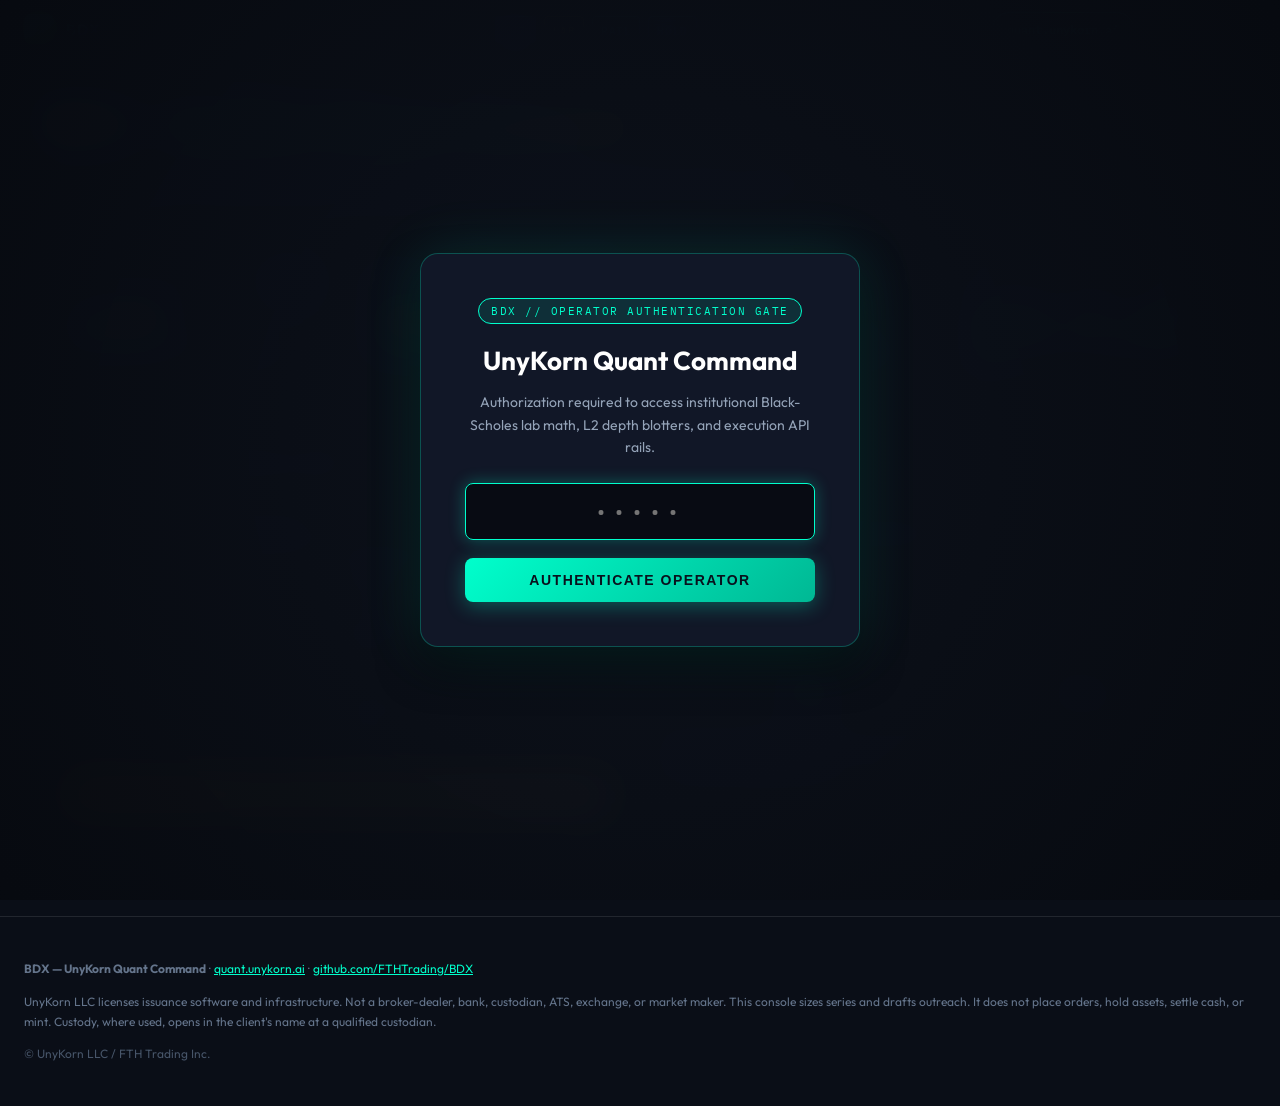
<file: index.html>
<!doctype html>
<html lang="en">
<head>
  <meta charset="UTF-8" />
  <meta name="viewport" content="width=device-width, initial-scale=1.0" />
  <meta name="description" content="BDX — UnyKorn Quant Command & Developer Portal. Reference marks, Black-Scholes lab math, L2 OBI, confluence scoring, and live API console. quant.unykorn.ai" />
  <title>BDX — UnyKorn Quant Command // quant.unykorn.ai</title>
  <link rel="preconnect" href="https://fonts.googleapis.com" />
  <link rel="preconnect" href="https://fonts.gstatic.com" crossorigin />
  <link href="https://fonts.googleapis.com/css2?family=IBM+Plex+Mono:wght@400;500;600&family=Instrument+Serif:ital@0;1&family=Outfit:wght@400;500;600;700&display=swap" rel="stylesheet" />
  <style>
    :root {
      --color-ink: #0d121c;
      --color-mute: #4a5568;
      --color-gold: #b8892d;
      --color-ember: #8a6a24;
      --color-ice: #0a0e17;
      --color-card: rgba(16, 22, 36, 0.85);
      --color-paper: rgba(255, 255, 255, 0.03);
      --color-line: rgba(255, 255, 255, 0.1);
      --color-ok: #10b981;
      --color-ref: #2563eb;
      --color-lab: #b8892d;
      --color-rail: #0f766e;
      --color-hold: #64748b;
      --color-cyan: #00ffcc;
      --font-sans: "Outfit", ui-sans-serif, system-ui, sans-serif;
      --font-display: "Instrument Serif", ui-serif, Georgia, serif;
      --font-mono: "IBM Plex Mono", ui-monospace, monospace;
    }

    * { box-sizing: border-box; }

    body {
      margin: 0;
      padding: 0;
      background: var(--color-ice);
      color: #eef2f7;
      font-family: var(--font-sans);
      min-height: 100vh;
      position: relative;
    }

    /* Ambient background gradient glow */
    .bg-mesh {
      position: fixed;
      top: 0;
      left: 0;
      right: 0;
      bottom: 0;
      pointer-events: none;
      z-index: -1;
      background:
        radial-gradient(900px 500px at 15% 0%, rgba(37, 99, 235, 0.12), transparent 60%),
        radial-gradient(700px 460px at 85% 10%, rgba(184, 137, 45, 0.1), transparent 55%),
        radial-gradient(600px 600px at 50% 90%, rgba(0, 255, 204, 0.05), transparent 60%);
    }

    /* ─── SECURITY AUTH GATE OVERLAY (PASSWORD 12345) ─── */
    #security-gate {
      position: fixed;
      inset: 0;
      background: radial-gradient(circle at center, rgba(13, 18, 28, 0.97) 0%, rgba(7, 10, 16, 0.99) 100%);
      backdrop-filter: blur(20px);
      z-index: 99999;
      display: flex;
      align-items: center;
      justify-content: center;
      transition: opacity 0.4s ease, visibility 0.4s ease;
    }

    #security-gate.unlocked {
      opacity: 0;
      visibility: hidden;
      pointer-events: none;
    }

    .auth-card {
      background: rgba(18, 25, 42, 0.9);
      border: 1px solid rgba(0, 255, 204, 0.25);
      box-shadow: 0 0 60px rgba(0, 255, 204, 0.12), 0 20px 40px rgba(0,0,0,0.5);
      border-radius: 18px;
      padding: 44px;
      width: 90%;
      max-width: 440px;
      text-align: center;
    }

    .auth-badge {
      display: inline-flex;
      align-items: center;
      gap: 6px;
      padding: 5px 12px;
      background: rgba(0, 255, 204, 0.1);
      border: 1px solid var(--color-cyan);
      border-radius: 20px;
      font-size: 11px;
      font-family: var(--font-mono);
      color: var(--color-cyan);
      letter-spacing: 1.5px;
      margin-bottom: 20px;
      text-transform: uppercase;
    }

    .auth-card h2 {
      font-family: var(--font-sans);
      font-size: 26px;
      font-weight: 700;
      margin: 0 0 8px;
      color: #fff;
    }

    .auth-card p {
      font-size: 14px;
      color: #94a3b8;
      line-height: 1.6;
      margin-bottom: 24px;
    }

    .pin-input {
      width: 100%;
      padding: 14px 18px;
      background: rgba(0, 0, 0, 0.5);
      border: 1px solid rgba(255, 255, 255, 0.15);
      border-radius: 8px;
      color: #fff;
      font-family: var(--font-mono);
      font-size: 20px;
      letter-spacing: 6px;
      text-align: center;
      outline: none;
      transition: border-color 0.2s, box-shadow 0.2s;
      margin-bottom: 18px;
    }

    .pin-input:focus {
      border-color: var(--color-cyan);
      box-shadow: 0 0 16px rgba(0, 255, 204, 0.3);
    }

    .btn-unlock {
      width: 100%;
      padding: 14px;
      background: linear-gradient(135deg, var(--color-cyan) 0%, #00b894 100%);
      color: #08111d;
      font-weight: 700;
      font-size: 14px;
      letter-spacing: 1.5px;
      text-transform: uppercase;
      border: none;
      border-radius: 8px;
      cursor: pointer;
      box-shadow: 0 4px 20px rgba(0, 255, 204, 0.3);
      transition: transform 0.15s, box-shadow 0.15s;
    }

    .btn-unlock:hover {
      transform: translateY(-2px);
      box-shadow: 0 6px 25px rgba(0, 255, 204, 0.45);
    }

    .auth-error {
      margin-top: 14px;
      font-size: 13px;
      color: #ef4444;
      font-family: var(--font-mono);
      display: none;
    }

    .shake {
      animation: shake 0.4s cubic-bezier(.36,.07,.19,.97) both;
    }

    @keyframes shake {
      10%, 90% { transform: translate3d(-2px, 0, 0); }
      20%, 80% { transform: translate3d(4px, 0, 0); }
      30%, 50%, 70% { transform: translate3d(-6px, 0, 0); }
      40%, 60% { transform: translate3d(6px, 0, 0); }
    }

    /* ─── HEADER & NAV ─── */
    .header-bar {
      position: sticky;
      top: 0;
      z-index: 40;
      background: rgba(10, 14, 23, 0.85);
      backdrop-filter: blur(20px);
      border-bottom: 1px solid var(--color-line);
      padding: 12px 24px;
    }

    .header-inner {
      max-width: 1240px;
      margin: 0 auto;
      display: flex;
      justify-content: space-between;
      align-items: center;
      flex-wrap: wrap;
      gap: 16px;
    }

    .brand-tag {
      display: flex;
      align-items: center;
      gap: 12px;
      text-decoration: none;
      color: #fff;
    }

    .crest {
      width: 30px;
      height: 30px;
      border-radius: 8px;
      background: linear-gradient(135deg, var(--color-cyan), var(--color-gold));
      display: flex;
      align-items: center;
      justify-content: center;
      font-weight: bold;
      color: #050b14;
      font-size: 14px;
      box-shadow: 0 0 15px rgba(0, 255, 204, 0.3);
    }

    .brand-title {
      font-size: 15px;
      font-weight: 700;
      letter-spacing: 0.08em;
    }

    .brand-sub {
      font-size: 11px;
      color: var(--color-cyan);
      font-family: var(--font-mono);
      margin-left: 4px;
    }

    .chips-bar {
      display: flex;
      align-items: center;
      gap: 8px;
      font-family: var(--font-mono);
      font-size: 11px;
    }

    .chip {
      padding: 3px 8px;
      border-radius: 4px;
      font-weight: 600;
      text-transform: uppercase;
      letter-spacing: 0.05em;
    }

    .chip-ref { background: rgba(37, 99, 235, 0.2); border: 1px solid var(--color-ref); color: #93c5fd; }
    .chip-lab { background: rgba(184, 137, 45, 0.2); border: 1px solid var(--color-lab); color: #fde047; }
    .chip-rail { background: rgba(15, 118, 110, 0.2); border: 1px solid var(--color-rail); color: #5eead4; }
    .chip-hold { background: rgba(100, 116, 139, 0.2); border: 1px solid var(--color-hold); color: #cbd5e1; }

    .nav-actions {
      display: flex;
      align-items: center;
      gap: 12px;
    }

    .btn-domain {
      background: rgba(0, 255, 204, 0.1);
      border: 1px solid var(--color-cyan);
      color: var(--color-cyan);
      padding: 6px 14px;
      border-radius: 20px;
      font-family: var(--font-mono);
      font-size: 12px;
      text-decoration: none;
      font-weight: 600;
    }

    .btn-lock {
      background: rgba(239, 68, 68, 0.1);
      border: 1px solid rgba(239, 68, 68, 0.4);
      color: #ef4444;
      font-family: var(--font-mono);
      font-size: 11px;
      padding: 6px 12px;
      border-radius: 6px;
      cursor: pointer;
    }

    /* ─── MAIN CONTENT ─── */
    .container {
      max-width: 1240px;
      margin: 0 auto;
      padding: 40px 24px 80px;
    }

    .hero-banner {
      margin-bottom: 36px;
    }

    .hero-banner h1 {
      font-size: 38px;
      margin: 0 0 12px;
      font-weight: 700;
      color: #fff;
    }

    .hero-banner h1 span {
      background: linear-gradient(135deg, var(--color-cyan), var(--color-gold));
      -webkit-background-clip: text;
      -webkit-text-fill-color: transparent;
    }

    .hero-banner p {
      font-size: 16px;
      color: #94a3b8;
      max-width: 800px;
      line-height: 1.6;
      margin: 0 0 20px;
    }

    /* ─── TELEMETRY STRIP ─── */
    .telemetry-grid {
      display: grid;
      grid-template-columns: repeat(auto-fit, minmax(240px, 1fr));
      gap: 16px;
      margin-bottom: 32px;
    }

    .card {
      background: var(--color-card);
      border: 1px solid var(--color-line);
      border-radius: 12px;
      padding: 20px;
    }

    .card-label {
      font-size: 12px;
      font-family: var(--font-mono);
      color: #94a3b8;
      text-transform: uppercase;
      letter-spacing: 0.08em;
      margin-bottom: 8px;
      display: flex;
      justify-content: space-between;
      align-items: center;
    }

    .card-val {
      font-size: 28px;
      font-weight: 700;
      font-family: var(--font-mono);
      color: #fff;
    }

    .card-sub {
      font-size: 12px;
      color: var(--color-cyan);
      margin-top: 4px;
      font-family: var(--font-mono);
    }

    /* ─── TABS & ROOMS ─── */
    .tabs-nav {
      display: flex;
      gap: 8px;
      border-bottom: 1px solid var(--color-line);
      margin-bottom: 24px;
      overflow-x: auto;
    }

    .tab-btn {
      padding: 12px 20px;
      background: transparent;
      border: none;
      color: #94a3b8;
      font-family: var(--font-mono);
      font-size: 13px;
      cursor: pointer;
      border-bottom: 2px solid transparent;
      transition: all 0.2s;
      white-space: nowrap;
    }

    .tab-btn:hover { color: #fff; }
    .tab-btn.active {
      color: var(--color-cyan);
      border-bottom-color: var(--color-cyan);
      font-weight: 600;
    }

    .tab-pane { display: none; }
    .tab-pane.active { display: block; }

    /* ─── LAB MATH CALCULATOR ─── */
    .math-grid {
      display: grid;
      grid-template-columns: 1fr 1fr;
      gap: 24px;
    }

    @media (max-width: 900px) {
      .math-grid { grid-template-columns: 1fr; }
    }

    .input-row {
      display: grid;
      grid-template-columns: 1fr 1fr;
      gap: 12px;
      margin-bottom: 14px;
    }

    .input-group label {
      display: block;
      font-size: 12px;
      font-family: var(--font-mono);
      color: #94a3b8;
      margin-bottom: 4px;
    }

    .input-group input {
      width: 100%;
      padding: 10px 12px;
      background: rgba(0, 0, 0, 0.4);
      border: 1px solid var(--color-line);
      border-radius: 6px;
      color: #fff;
      font-family: var(--font-mono);
      font-size: 13px;
    }

    .btn-calc {
      width: 100%;
      padding: 12px;
      background: var(--color-lab);
      color: #08111d;
      font-weight: 700;
      border: none;
      border-radius: 6px;
      font-family: var(--font-mono);
      font-size: 13px;
      cursor: pointer;
      text-transform: uppercase;
      letter-spacing: 0.05em;
    }

    .calc-results {
      display: grid;
      grid-template-columns: 1fr 1fr;
      gap: 12px;
      margin-top: 16px;
    }

    .result-box {
      background: rgba(0, 0, 0, 0.3);
      border: 1px solid var(--color-line);
      border-radius: 8px;
      padding: 12px;
      text-align: center;
    }

    .result-label {
      font-size: 11px;
      font-family: var(--font-mono);
      color: #94a3b8;
      text-transform: uppercase;
    }

    .result-val {
      font-size: 20px;
      font-weight: 700;
      font-family: var(--font-mono);
      color: #fff;
      margin-top: 4px;
    }

    /* ─── LIVE API TESTER ─── */
    .code-view {
      background: #060910;
      border: 1px solid var(--color-line);
      border-radius: 8px;
      padding: 16px;
      font-family: var(--font-mono);
      font-size: 13px;
      color: #cbd5e1;
      max-height: 360px;
      overflow-y: auto;
    }

    .btn-action {
      background: var(--color-cyan);
      color: #050b14;
      font-weight: 700;
      border: none;
      padding: 10px 18px;
      border-radius: 6px;
      font-family: var(--font-mono);
      font-size: 12px;
      cursor: pointer;
      margin-top: 12px;
    }

    /* ─── FOOTER ─── */
    footer {
      border-top: 1px solid var(--color-line);
      padding: 30px 24px;
      font-size: 12px;
      color: #64748b;
      line-height: 1.7;
    }

    .footer-inner {
      max-width: 1240px;
      margin: 0 auto;
    }
  </style>
</head>
<body>
  <div class="bg-mesh"></div>

  <!-- ─── SECURITY AUTH GATE (PASSWORD 12345) ─── -->
  <div id="security-gate">
    <div class="auth-card" id="auth-card">
      <div class="auth-badge">BDX // OPERATOR AUTHENTICATION GATE</div>
      <h2>UnyKorn Quant Command</h2>
      <p>Authorization required to access institutional Black-Scholes lab math, L2 depth blotters, and execution API rails.</p>
      
      <form id="auth-form" onsubmit="handleAuth(event)">
        <input 
          type="password" 
          id="passcode-input" 
          class="pin-input" 
          placeholder="•••••" 
          maxlength="16" 
          autofocus 
          autocomplete="current-password" 
          required 
        />
        <button type="submit" class="btn-unlock" id="btn-unlock-submit">Authenticate Operator</button>
      </form>
      <div id="auth-error" class="auth-error">ACCESS DENIED // INVALID OPERATOR PASSCODE</div>
    </div>
  </div>

  <!-- ─── STICKY HEADER ─── -->
  <header class="header-bar">
    <div class="header-inner">
      <a href="/" class="brand-tag">
        <div class="crest">⚡</div>
        <div>
          <span class="brand-title">BDX</span>
          <span class="brand-sub">QUANT COMMAND</span>
        </div>
      </a>

      <!-- Color Chips Standard -->
      <div class="chips-bar">
        <span class="chip chip-ref">REF</span>
        <span class="chip chip-lab">LAB</span>
        <span class="chip chip-rail">RAIL</span>
        <span class="chip chip-hold">HOLD</span>
      </div>

      <div class="nav-actions">
        <a href="https://quant.unykorn.ai" class="btn-domain">quant.unykorn.ai</a>
        <button class="btn-lock" onclick="lockConsole()">Lock Console</button>
      </div>
    </div>
  </header>

  <main class="container">
    <!-- ─── HERO ─── -->
    <div class="hero-banner">
      <h1>BDX — <span>UnyKorn Quant Command</span></h1>
      <p>
        Issuer structuring software and quantitative execution lab. 
        Live macro Pearson Fed Net Liquidity correlation, Binance/Coinbase L2 Order Book Imbalance (OBI), 
        Black–Scholes lab math, and execution routing directives.
      </p>
    </div>

    <!-- ─── TELEMETRY CARDS ─── -->
    <div class="telemetry-grid">
      <div class="card">
        <div class="card-label">
          <span>Pearson Correlation</span>
          <span class="chip chip-ref">REF</span>
        </div>
        <div class="card-val" id="hud-pearson">0.8421</div>
        <div class="card-sub">Fed Liquidity (WALCL-TGA-RRP) vs BTC</div>
      </div>
      <div class="card">
        <div class="card-label">
          <span>Order Book Imbalance (OBI)</span>
          <span class="chip chip-ref">REF</span>
        </div>
        <div class="card-val" id="hud-obi">-0.0482</div>
        <div class="card-sub">Top 100 Depth Levels (L2)</div>
      </div>
      <div class="card">
        <div class="card-label">
          <span>Confluence Score</span>
          <span class="chip chip-lab">LAB</span>
        </div>
        <div class="card-val" id="hud-confluence" style="color:var(--color-cyan);">84.6 / 100</div>
        <div class="card-sub">OBI + Volatility + Macro Regime</div>
      </div>
      <div class="card">
        <div class="card-label">
          <span>Operational Directive</span>
          <span class="chip chip-rail">RAIL</span>
        </div>
        <div class="card-val" id="hud-directive" style="color:var(--color-ok);">SCALE-IN LONG</div>
        <div class="card-sub">Hit Rate: 81.2% | Target Bottom 2026</div>
      </div>
    </div>

    <!-- ─── NAVIGATION TABS ─── -->
    <div class="tabs-nav">
      <button class="tab-btn active" onclick="switchTab('lab-math')">1. Sizing Lab (Black-Scholes &amp; GBM)</button>
      <button class="tab-btn" onclick="switchTab('api-console')">2. Live API Test Console</button>
      <button class="tab-btn" onclick="switchTab('backend-map')">3. BDX Backend Map</button>
      <button class="tab-btn" onclick="switchTab('rails-catalog')">4. Infrastructure &amp; Rails</button>
    </div>

    <!-- ─── TAB 1: LAB MATH ─── -->
    <div id="tab-lab-math" class="tab-pane active">
      <div class="math-grid">
        <!-- Input Form -->
        <div class="card">
          <div class="card-label">
            <span>Black–Scholes Sizing Parameters</span>
            <span class="chip chip-lab">LAB</span>
          </div>
          <div class="input-row">
            <div class="input-group">
              <label>Spot Price (S)</label>
              <input type="number" id="bs-spot" value="59124" step="10" />
            </div>
            <div class="input-group">
              <label>Strike Price (K)</label>
              <input type="number" id="bs-strike" value="60000" step="10" />
            </div>
          </div>
          <div class="input-row">
            <div class="input-group">
              <label>Time to Expiry (Years)</label>
              <input type="number" id="bs-t" value="0.25" step="0.01" />
            </div>
            <div class="input-group">
              <label>Implied Volatility (σ)</label>
              <input type="number" id="bs-vol" value="0.55" step="0.01" />
            </div>
          </div>
          <div class="input-row">
            <div class="input-group">
              <label>Risk-Free Rate (r)</label>
              <input type="number" id="bs-rate" value="0.045" step="0.001" />
            </div>
            <div class="input-group">
              <label>Dividend Yield (q)</label>
              <input type="number" id="bs-div" value="0.00" step="0.001" />
            </div>
          </div>
          <button class="btn-calc" onclick="calculateBlackScholes()">Calculate Sizing &amp; Greeks</button>
        </div>

        <!-- Calculated Output -->
        <div class="card">
          <div class="card-label">
            <span>Option Greeks &amp; Valuation Output</span>
            <span class="chip chip-lab">LAB</span>
          </div>
          <div class="calc-results">
            <div class="result-box">
              <div class="result-label">Call Value</div>
              <div class="result-val" id="res-call" style="color:var(--color-ok);">$4,218.40</div>
            </div>
            <div class="result-box">
              <div class="result-label">Put Value</div>
              <div class="result-val" id="res-put" style="color:#f87171;">$4,427.15</div>
            </div>
            <div class="result-box">
              <div class="result-label">Delta (Δ)</div>
              <div class="result-val" id="res-delta">0.528</div>
            </div>
            <div class="result-box">
              <div class="result-label">Vega (ν)</div>
              <div class="result-val" id="res-vega">116.82</div>
            </div>
          </div>
          <p style="font-size:12px; color:#94a3b8; margin-top:16px; font-family:var(--font-mono);">
            Lab math output for series sizing and outreach simulation. Not an executable order or broker quote.
          </p>
        </div>
      </div>
    </div>

    <!-- ─── TAB 2: LIVE API CONSOLE ─── -->
    <div id="tab-api-console" class="tab-pane">
      <div class="card">
        <div class="card-label">
          <span>Backend Target: http://localhost:7880</span>
          <span class="chip chip-rail">RAIL</span>
        </div>
        <p style="color:#94a3b8; font-size:14px; margin-bottom:16px;">
          Test live communication between BDX and the UnyKorn Sovereign Predictive Engine.
        </p>

        <div style="display:flex; gap:10px; margin-bottom:16px; flex-wrap:wrap;">
          <button class="btn-action" onclick="callApi('/api/predictive/metrics')">GET /api/predictive/metrics</button>
          <button class="btn-action" onclick="callApi('/api/predictive/confluence')">GET /api/predictive/confluence</button>
          <button class="btn-action" onclick="callApi('/api/cockpit/status')">GET /api/cockpit/status</button>
        </div>

        <div class="code-view" id="api-output">
          <pre>{ /* Click an API button above to fetch live data from backend */ }</pre>
        </div>
      </div>
    </div>

    <!-- ─── TAB 3: BACKEND MAP ─── -->
    <div id="tab-backend-map" class="tab-pane">
      <div class="card">
        <div class="card-label">
          <span>BDX Operational Architecture</span>
          <span class="chip chip-ref">REF</span>
        </div>
        <table style="width:100%; border-collapse:collapse; font-size:13px; margin-top:12px; font-family:var(--font-mono);">
          <thead>
            <tr style="border-bottom:1px solid var(--color-line); text-align:left; color:var(--color-cyan);">
              <th style="padding:10px;">Layer</th>
              <th style="padding:10px;">In BDX Console</th>
              <th style="padding:10px;">Chip</th>
            </tr>
          </thead>
          <tbody>
            <tr style="border-bottom:1px solid rgba(255,255,255,0.05);">
              <td style="padding:10px;">Public spots (Coinbase / Binance)</td>
              <td style="padding:10px;">Yes</td>
              <td style="padding:10px;"><span class="chip chip-ref">REF</span></td>
            </tr>
            <tr style="border-bottom:1px solid rgba(255,255,255,0.05);">
              <td style="padding:10px;">BTC L2 OBI (Top 100 Depth)</td>
              <td style="padding:10px;">Yes</td>
              <td style="padding:10px;"><span class="chip chip-ref">REF</span></td>
            </tr>
            <tr style="border-bottom:1px solid rgba(255,255,255,0.05);">
              <td style="padding:10px;">Black–Scholes / GBM Sizing</td>
              <td style="padding:10px;">Yes (Local browser math)</td>
              <td style="padding:10px;"><span class="chip chip-lab">LAB</span></td>
            </tr>
            <tr style="border-bottom:1px solid rgba(255,255,255,0.05);">
              <td style="padding:10px;">Pearson (WALCL − TGA − RRP vs log BTC)</td>
              <td style="padding:10px;">Live Telemetry Relay</td>
              <td style="padding:10px;"><span class="chip chip-lab">LAB</span></td>
            </tr>
            <tr style="border-bottom:1px solid rgba(255,255,255,0.05);">
              <td style="padding:10px;">Confluence Matrix (0–100)</td>
              <td style="padding:10px;">Weighted dynamic regime</td>
              <td style="padding:10px;"><span class="chip chip-lab">LAB</span></td>
            </tr>
            <tr style="border-bottom:1px solid rgba(255,255,255,0.05);">
              <td style="padding:10px;">/api/ops/execution-trigger</td>
              <td style="padding:10px;">Operator Gate Protected</td>
              <td style="padding:10px;"><span class="chip chip-hold">HOLD</span></td>
            </tr>
          </tbody>
        </table>
      </div>
    </div>

    <!-- ─── TAB 4: INFRASTRUCTURE & RAILS ─── -->
    <div id="tab-rails-catalog" class="tab-pane">
      <div class="card">
        <div class="card-label">
          <span>Enterprise Settlement &amp; Custody Rails</span>
          <span class="chip chip-rail">RAIL</span>
        </div>
        <p style="color:#94a3b8; font-size:14px; line-height:1.6;">
          UnyKorn BDX bridges structuring logic into enterprise custody rails without taking custody of private keys or assets:
        </p>
        <ul style="color:#cbd5e1; font-size:14px; line-height:1.8; font-family:var(--font-mono);">
          <li><strong>a qualified custodian:</strong> Qualified segregated custody accounts and programmatic API rails.</li>
          <li><strong>cash rails:</strong> Institutional digital asset settlement and spot liquidity feeds.</li>
          <li><strong>x402 Protocol:</strong> HTTP 402 programmatic AI agent micropayment rails on Polygon &amp; Solana.</li>
          <li><strong>Apostle Chain (ATP 7332):</strong> Sovereign L1 consensus ledger and receipt anchors.</li>
          <li><strong>Cloudflare Workers:</strong> Low-latency global compute relay deployed at <code>quant.unykorn.ai</code>.</li>
        </ul>
      </div>
    </div>
  </main>

  <footer>
    <div class="footer-inner">
      <p>
        <strong>BDX — UnyKorn Quant Command</strong> · <a href="https://quant.unykorn.ai" style="color:var(--color-cyan);">quant.unykorn.ai</a> · <a href="https://github.com/FTHTrading/BDX" style="color:var(--color-cyan);" target="_blank" rel="noreferrer">github.com/FTHTrading/BDX</a>
      </p>
      <p>
        UnyKorn LLC licenses issuance software and infrastructure. Not a broker-dealer, bank, custodian, ATS, exchange, or market maker. 
        This console sizes series and drafts outreach. It does not place orders, hold assets, settle cash, or mint. 
        Custody, where used, opens in the client's name at a qualified custodian.
      </p>
      <p style="color:#475569;">© UnyKorn LLC / FTH Trading Inc.</p>
    </div>
  </footer>

  <script>
    // Security Gate Enforcement (Password: 12345)
    const CORRECT_PIN = "12345";
    const gateElem = document.getElementById("security-gate");
    const passInput = document.getElementById("passcode-input");
    const errorElem = document.getElementById("auth-error");
    const authCard = document.getElementById("auth-card");

    function checkExistingAuth() {
      if (sessionStorage.getItem("bdx_quant_auth") === "granted") {
        gateElem.classList.add("unlocked");
      }
    }

    function handleAuth(e) {
      e.preventDefault();
      if (passInput.value.trim() === CORRECT_PIN) {
        sessionStorage.setItem("bdx_quant_auth", "granted");
        errorElem.style.display = "none";
        gateElem.classList.add("unlocked");
      } else {
        errorElem.style.display = "block";
        authCard.classList.add("shake");
        passInput.value = "";
        setTimeout(() => authCard.classList.remove("shake"), 500);
      }
    }

    function lockConsole() {
      sessionStorage.removeItem("bdx_quant_auth");
      gateElem.classList.remove("unlocked");
      passInput.value = "";
      errorElem.style.display = "none";
      passInput.focus();
    }

    function switchTab(tabId) {
      document.querySelectorAll(".tab-btn").forEach(b => b.classList.remove("active"));
      document.querySelectorAll(".tab-pane").forEach(p => p.classList.remove("active"));
      const target = document.getElementById("tab-" + tabId);
      if (target) target.classList.add("active");
      event.target.classList.add("active");
    }

    // Black-Scholes Implementation
    function erf(x) {
      const sign = x < 0 ? -1 : 1;
      const a1 = 0.254829592, a2 = -0.284496736, a3 = 1.421413741, a4 = -1.453152027, a5 = 1.061405429, p = 0.3275911;
      const t = 1 / (1 + p * Math.abs(x));
      const y = 1 - (((((a5 * t + a4) * t + a3) * t + a2) * t + a1) * t * Math.exp(-x * x));
      return sign * y;
    }
    function nCdf(x) { return 0.5 * (1 + erf(x / Math.SQRT2)); }
    function nPdf(x) { return Math.exp(-0.5 * x * x) / Math.sqrt(2 * Math.PI); }

    function calculateBlackScholes() {
      const S = parseFloat(document.getElementById("bs-spot").value);
      const K = parseFloat(document.getElementById("bs-strike").value);
      const t = parseFloat(document.getElementById("bs-t").value);
      const sig = parseFloat(document.getElementById("bs-vol").value);
      const r = parseFloat(document.getElementById("bs-rate").value);
      const q = parseFloat(document.getElementById("bs-div").value);

      if (t <= 0 || sig <= 0 || S <= 0 || K <= 0) return;

      const d1 = (Math.log(S / K) + (r - q + 0.5 * sig * sig) * t) / (sig * Math.sqrt(t));
      const d2 = d1 - sig * Math.sqrt(t);
      const df = Math.exp(-r * t);
      const dq = Math.exp(-q * t);
      const call = S * dq * nCdf(d1) - K * df * nCdf(d2);
      const put = K * df * nCdf(-d2) - S * dq * nCdf(-d1);
      const delta = dq * nCdf(d1);
      const vega = (S * dq * nPdf(d1) * Math.sqrt(t)) / 100;

      document.getElementById("res-call").innerText = "$" + call.toFixed(2);
      document.getElementById("res-put").innerText = "$" + put.toFixed(2);
      document.getElementById("res-delta").innerText = delta.toFixed(3);
      document.getElementById("res-vega").innerText = vega.toFixed(2);
    }

    // Call API helper
    async function callApi(endpoint) {
      const out = document.getElementById("api-output");
      out.innerHTML = `<pre>Executing ${endpoint} against http://localhost:7880...</pre>`;
      try {
        const res = await fetch("http://localhost:7880" + endpoint);
        const data = await res.json();
        out.innerHTML = `<pre>${JSON.stringify(data, null, 2)}</pre>`;
      } catch (err) {
        out.innerHTML = `<pre style="color:#ef4444;">API Call Error: ${err.message}\nVerify backend is running on http://localhost:7880</pre>`;
      }
    }

    window.addEventListener("DOMContentLoaded", () => {
      checkExistingAuth();
      calculateBlackScholes();
    });
  </script>
</body>
</html>
</file>
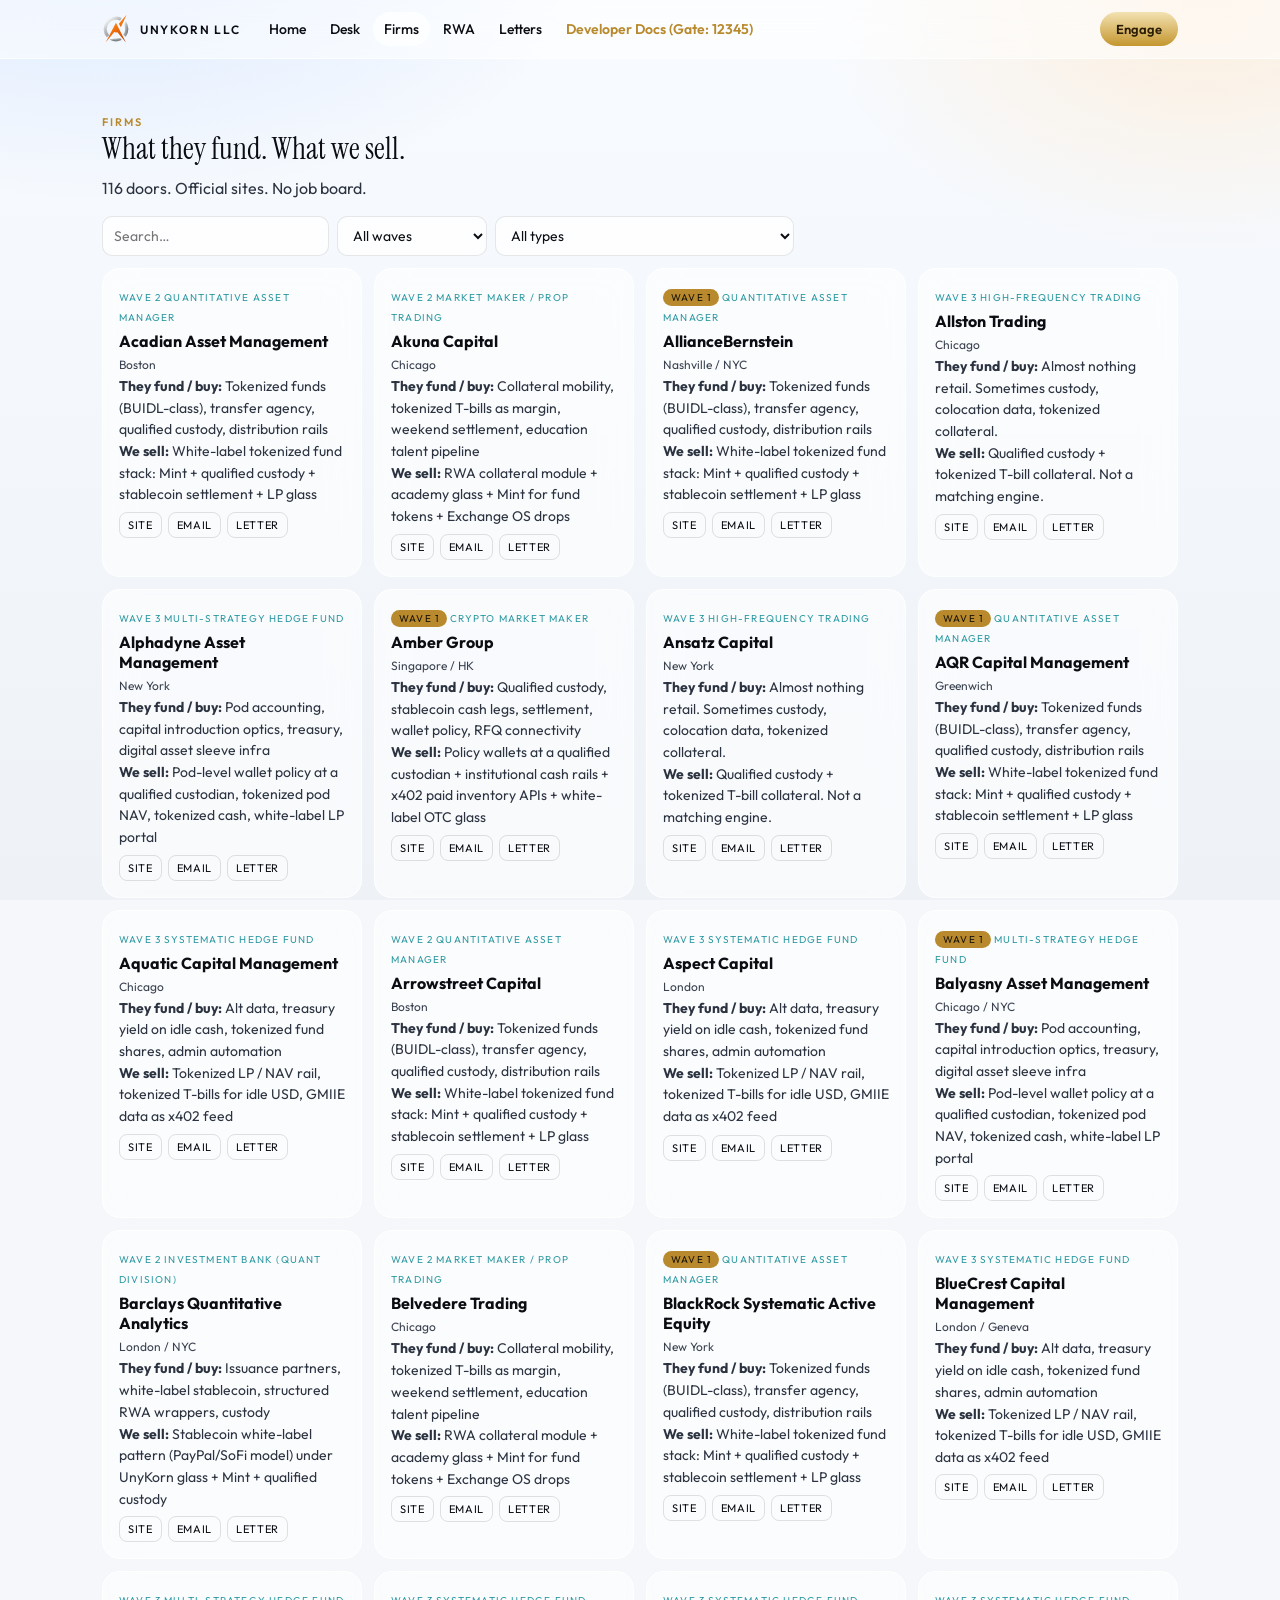
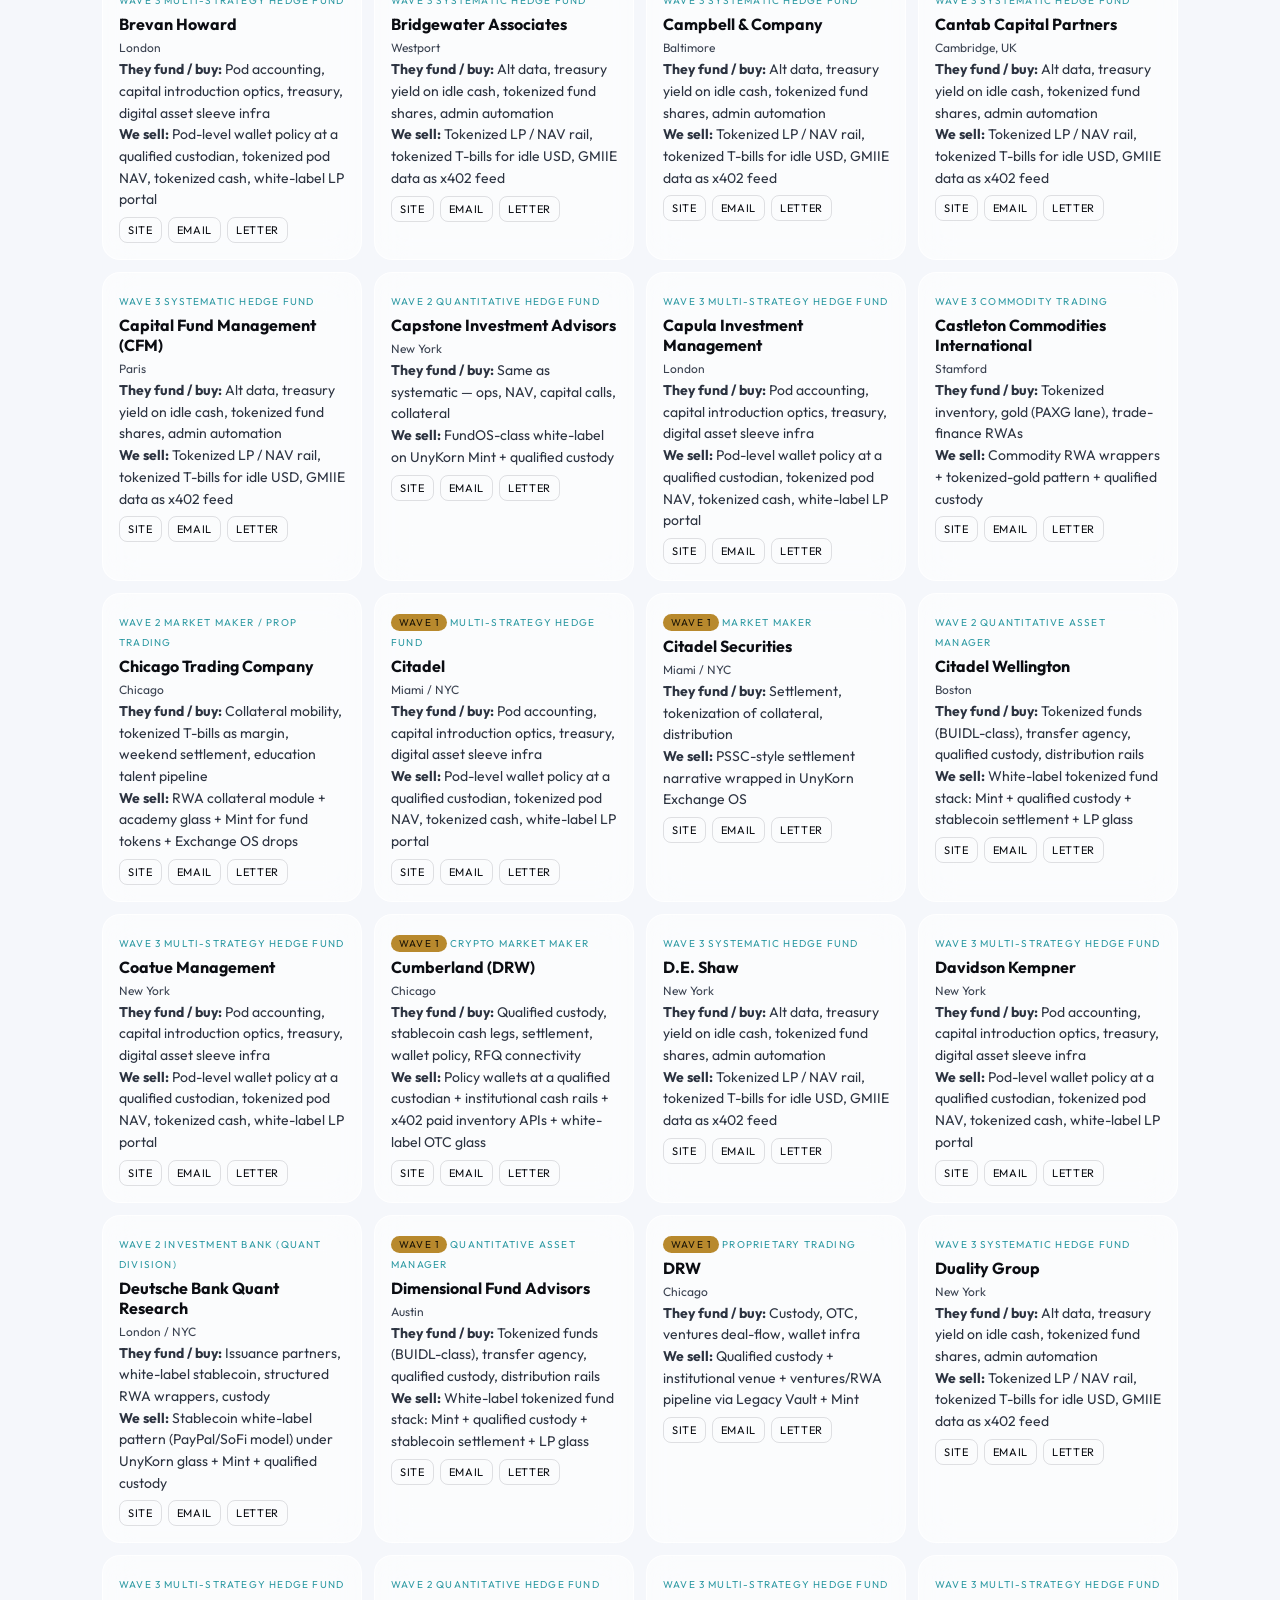
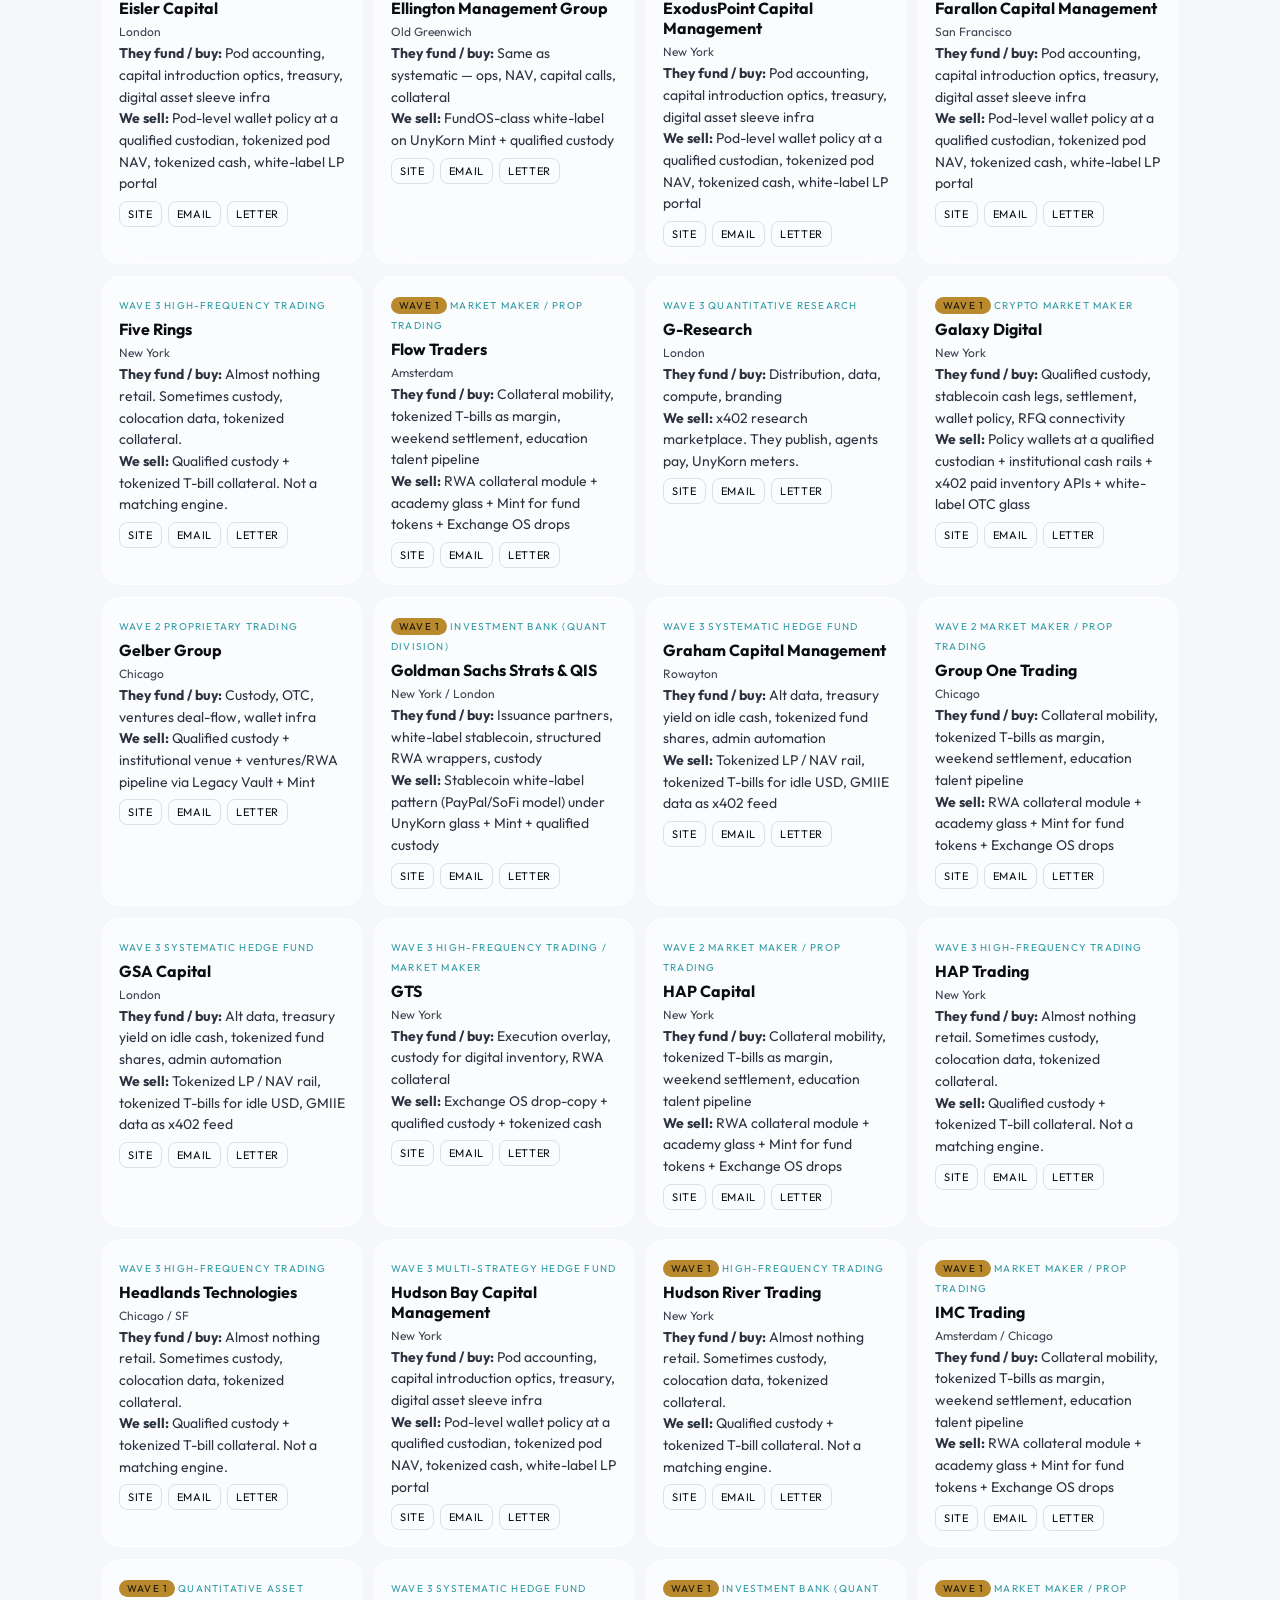
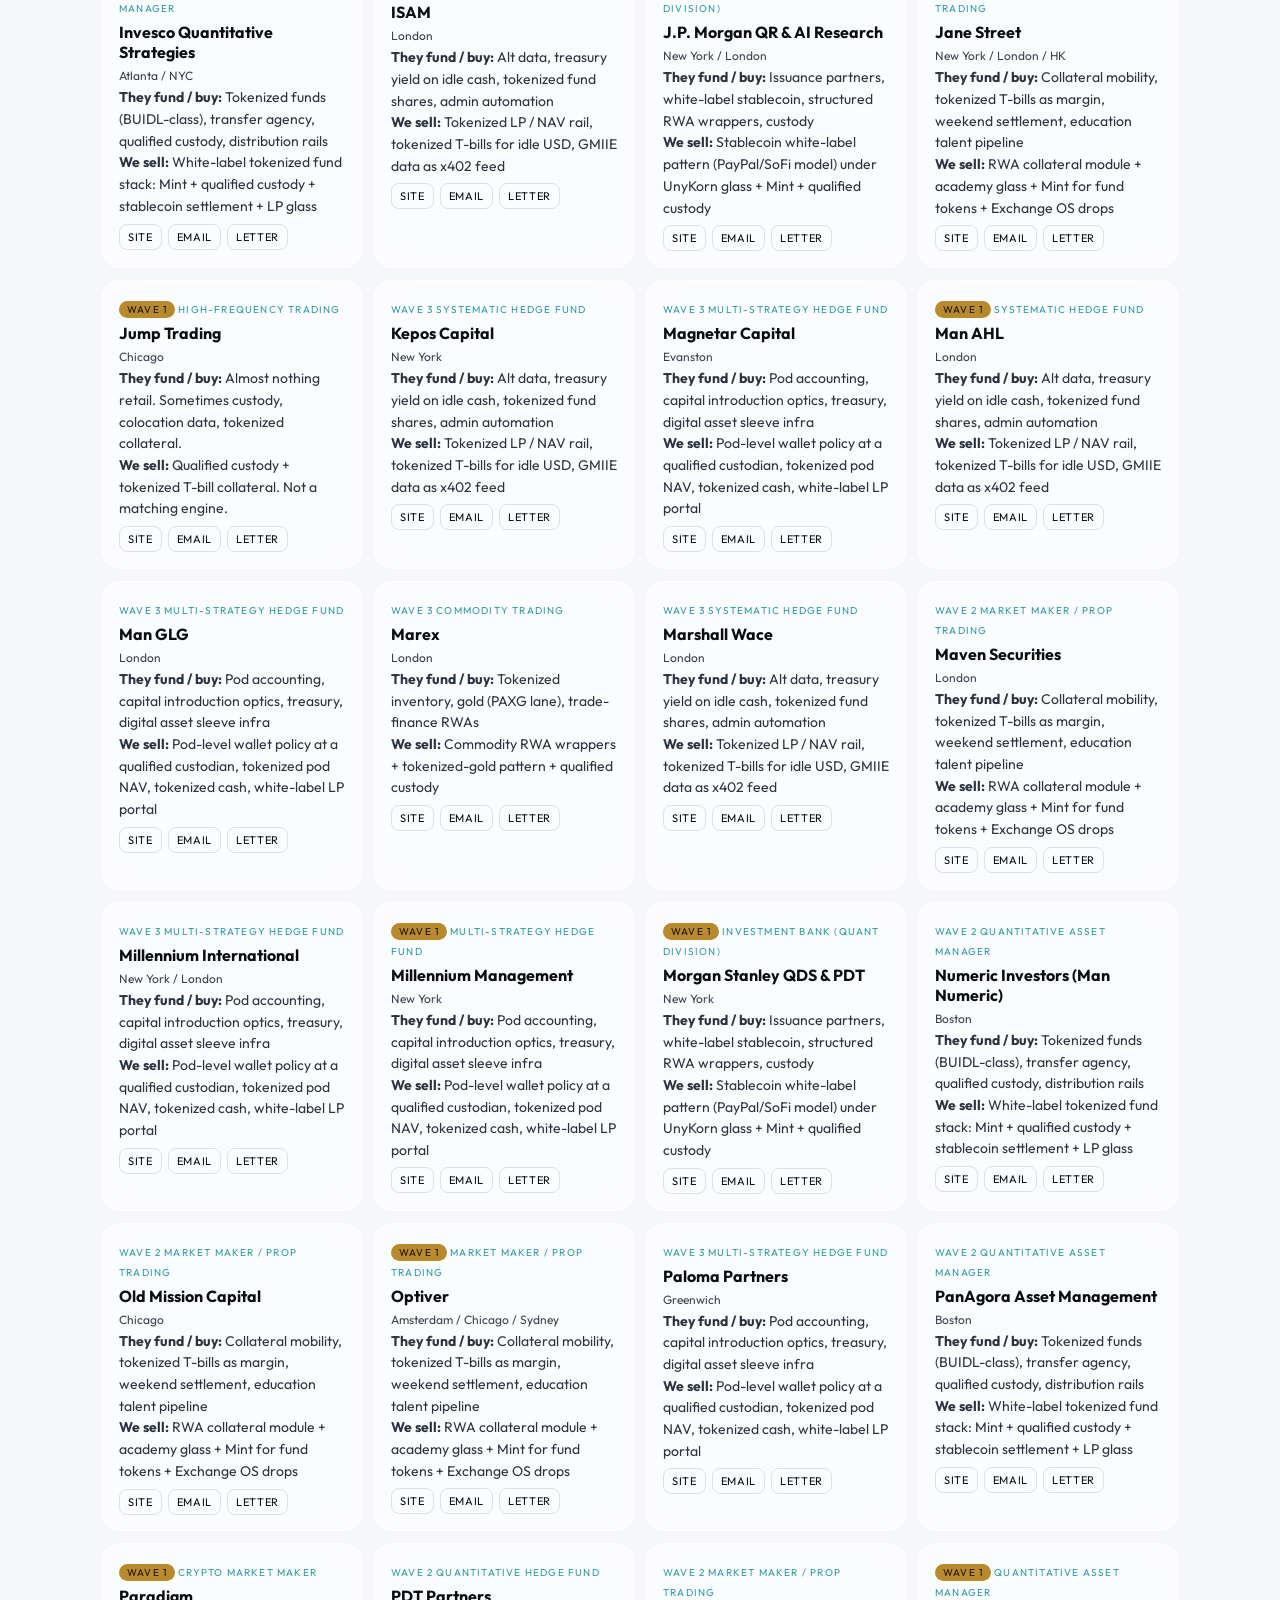
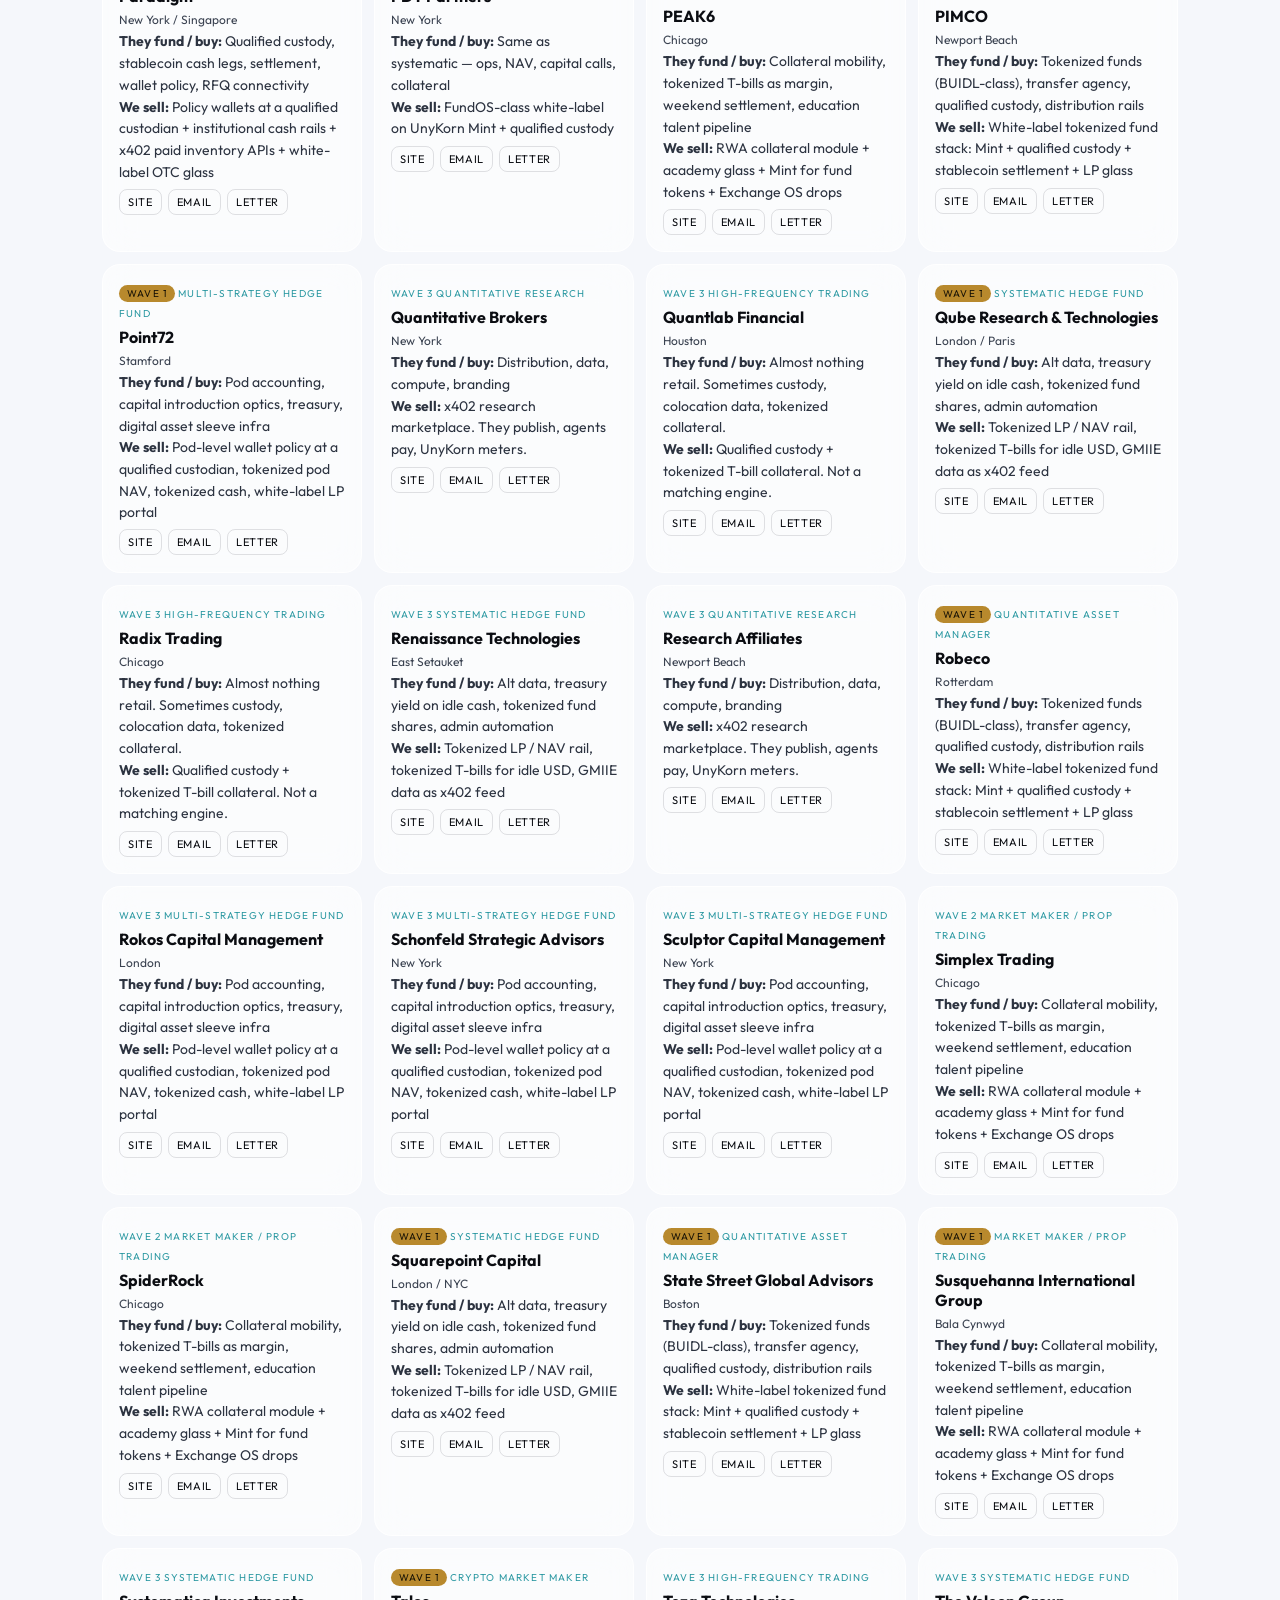
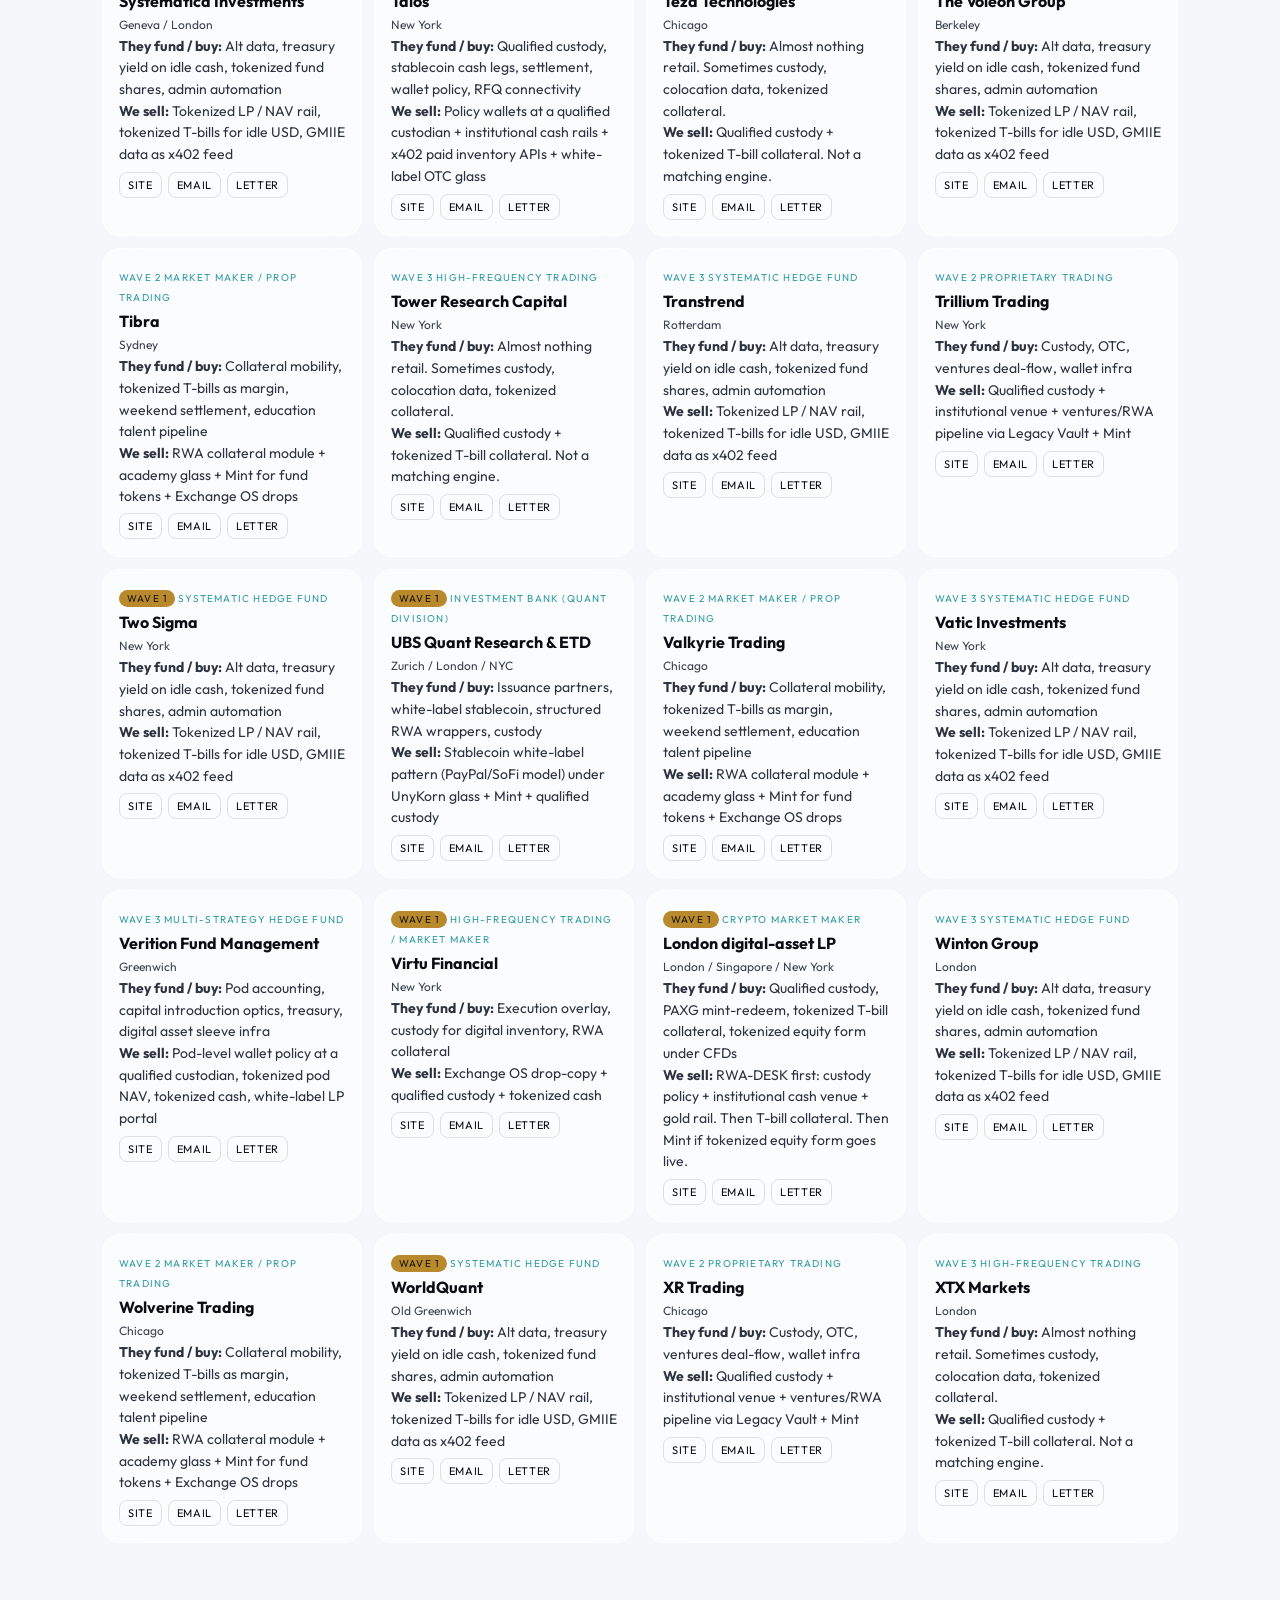
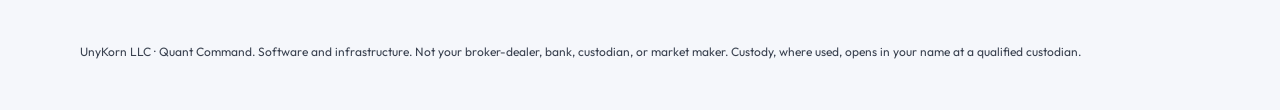
<file: firms.html>
<!DOCTYPE html>
<html lang="en"><head>
<meta charset="UTF-8"/><meta name="viewport" content="width=device-width,initial-scale=1"/>
<title>Firms — UnyKorn Quant</title>
<meta name="description" content="Counterparty book: mandates and UnyKorn SKUs."/>
<link href="https://fonts.googleapis.com/css2?family=Instrument+Serif:ital@0;1&family=Outfit:wght@300;400;500;600;700&display=swap" rel="stylesheet"/>
<style>
:root{--ink:#0b0d12;--mute:#3a4250;--gold:#b8892d;--ice:#f5f7fb;--line:rgba(255,255,255,.8);--glass:rgba(255,255,255,.58)}
*{box-sizing:border-box;margin:0;padding:0}
html{scroll-behavior:smooth}
body{font-family:Outfit,system-ui,sans-serif;color:var(--ink);background:var(--ice)}
a{color:inherit;text-decoration:none}
.stage{position:fixed;inset:0;z-index:0;pointer-events:none;background:
  radial-gradient(900px 500px at 8% -10%,rgba(214,230,255,.95),transparent 58%),
  radial-gradient(700px 460px at 94% 0,rgba(255,232,204,.65),transparent 55%),
  linear-gradient(180deg,#f8fbff,#eef2f7)}
header{position:sticky;top:0;z-index:40;backdrop-filter:blur(20px);background:rgba(255,255,255,.5);border-bottom:1px solid rgba(255,255,255,.7)}
.bar{max-width:1120px;margin:0 auto;padding:12px 22px;display:flex;align-items:center;gap:18px}
.brand{display:flex;align-items:center;gap:10px;font-weight:600;letter-spacing:.14em;font-size:12px;white-space:nowrap}
.crest{width:28px;height:28px}
nav{display:flex;gap:2px;flex:1}
nav a{padding:8px 11px;font:500 14px Outfit;color:var(--ink);border-radius:999px;white-space:nowrap}
nav a:hover,nav a.on{background:rgba(255,255,255,.75)}
.btn{border-radius:999px;padding:9px 16px;font:600 13px Outfit;display:inline-block;border:0;cursor:pointer}
.gold{background:linear-gradient(180deg,#f3e2b3,#c4962e);color:#2a1c04}
.ghost{background:rgba(255,255,255,.65);border:1px solid rgba(255,255,255,.85)}
.wrap{position:relative;z-index:1;max-width:1120px;margin:0 auto;padding:56px 22px 72px}
.eyebrow{font-size:11px;letter-spacing:.18em;text-transform:uppercase;color:var(--gold);font-weight:600}
h1{font-family:"Instrument Serif",serif;font-size:clamp(40px,6vw,68px);font-weight:400;line-height:1.04;letter-spacing:-.03em;margin:12px 0 14px;max-width:820px}
h1 em{font-style:italic;color:#8a6a24}
.lede{font-size:18px;line-height:1.6;color:#2c3340;max-width:560px;font-weight:400}
.actions{display:flex;gap:10px;margin-top:22px;flex-wrap:wrap}
.banner{margin:56px -22px 0;padding:18px 22px;border-top:1px solid rgba(18,21,28,.06);border-bottom:1px solid rgba(18,21,28,.06);background:rgba(255,255,255,.35);overflow:hidden}
.banner p{font-size:11px;letter-spacing:.16em;text-transform:uppercase;color:var(--mute);margin-bottom:10px}
.track{display:flex;gap:28px;align-items:center;flex-wrap:wrap}
.track b{font-size:15px;font-weight:500;letter-spacing:.04em}
.doors{display:grid;grid-template-columns:repeat(4,1fr);gap:12px;margin-top:48px}
@media(max-width:800px){.doors{grid-template-columns:1fr 1fr} nav{flex-wrap:wrap}}
.door{background:var(--glass);border:1px solid var(--line);border-radius:18px;padding:18px;backdrop-filter:blur(16px)}
.door h3{font-size:16px;margin:6px 0}
.door p{font-size:14px;color:#2c3340;line-height:1.5}
.tag{font-size:10px;letter-spacing:.12em;text-transform:uppercase;color:#2f9aa3}
h2{font-family:"Instrument Serif",serif;font-size:30px;font-weight:400;margin:0 0 10px}
.sub{color:#2c3340;margin-bottom:18px;max-width:640px}
.grid{display:grid;grid-template-columns:repeat(auto-fill,minmax(250px,1fr));gap:12px}
.card{background:var(--glass);border:1px solid var(--line);border-radius:18px;padding:16px;backdrop-filter:blur(16px)}
.card h3{font-size:16px;margin:6px 0}
.card p,.notes{font-size:14px;color:#2c3340;line-height:1.55}
.panel{background:var(--glass);border:1px solid var(--line);border-radius:18px;padding:16px;backdrop-filter:blur(16px);margin-bottom:14px}
.row{display:grid;grid-template-columns:repeat(3,1fr);gap:8px}
label{display:block;font-size:11px;letter-spacing:.06em;text-transform:uppercase;color:var(--mute);margin:8px 0 4px}
input,select,textarea{width:100%;background:rgba(255,255,255,.75);border:1px solid rgba(18,21,28,.1);border-radius:10px;padding:9px 11px;font:14px Outfit;color:var(--ink)}
.out{margin-top:10px;font-family:ui-monospace,monospace;font-size:12.5px;background:rgba(255,255,255,.6);border-radius:10px;padding:10px;white-space:pre-wrap}
.toolbar{display:flex;gap:8px;flex-wrap:wrap;margin:12px 0}
.toolbar input,.toolbar select{width:auto;min-width:150px}
.acts a{display:inline-block;margin:6px 6px 0 0;font-size:11px;letter-spacing:.06em;text-transform:uppercase;border:1px solid rgba(18,21,28,.12);padding:5px 8px;border-radius:8px}
.hq{color:var(--mute);font-size:12px;margin:4px 0}
canvas{width:100%;height:170px;background:rgba(255,255,255,.45);border-radius:10px;margin-top:8px}
.tag.w1{color:#1a1406;background:var(--gold);border-radius:999px;padding:2px 8px}
footer{position:relative;z-index:1;padding:28px 22px 48px;font-size:12px;color:#3a4250;line-height:1.55}
footer .inner{max-width:1120px;margin:0 auto}
</style></head>
<body>
<div class="stage"></div>
<header><div class="bar">
  <a class="brand" href="/"><svg class="crest" viewBox="0 0 200 200" aria-hidden="true"><defs><linearGradient id="uk-steel" x1="0.12" y1="0" x2="0.88" y2="1"><stop offset="0" stop-color="#ffffff"/><stop offset="0.42" stop-color="#b7bbbe"/><stop offset="1" stop-color="#7f8386"/></linearGradient><linearGradient id="uk-ember" x1="0.18" y1="0" x2="0.82" y2="1"><stop offset="0" stop-color="#ffc24a"/><stop offset="0.45" stop-color="#f5750d"/><stop offset="1" stop-color="#c43f00"/></linearGradient></defs><path d="M157.4,48.3 A77.2,77.2 0 0 1 160,148.6" fill="none" stroke="url(#uk-steel)" stroke-width="22.8"/><path d="M135,168.8 A77.2,77.2 0 0 1 61.4,166.9" fill="none" stroke="url(#uk-steel)" stroke-width="22.8"/><path d="M42.6,151.7 A77.2,77.2 0 0 1 135,31.2" fill="none" stroke="url(#uk-steel)" stroke-width="22.8"/><path d="M99.6,55.7 L171,196 L110.1,122.4 L98.2,125 L87.7,121.5 L26.8,193.8 Z M175.8,-2.0 L134.6,87.9 L120.2,62.0 Z" fill="url(#uk-ember)" fill-rule="nonzero"/></svg>UNYKORN LLC</a>
  <nav><a href="/" class="">Home</a><a href="/desk" class="">Desk</a><a href="/firms" class="on">Firms</a><a href="/rwa" class="">RWA</a><a href="/letters" class="">Letters</a><a href="/developer" style="color:#b8892d;font-weight:600;">Developer Docs (Gate: 12345)</a></nav>
  <a class="btn gold" href="https://unykorn.ai/#onboard">Engage</a>
</div></header>
<div class="wrap">
<div class="eyebrow">Firms</div>
<h2>What they fund. What we sell.</h2>
<p class="sub">116 doors. Official sites. No job board.</p>
<div class="toolbar">
  <input id="q" placeholder="Search…">
  <select id="wave"><option value="all">All waves</option><option value="1">Wave 1</option><option value="2">Wave 2</option><option value="3">Wave 3</option></select>
  <select id="type"><option value="all">All types</option></select>
</div>
<div class="grid" id="cards"></div>
</div>
<footer><div class="inner">UnyKorn LLC · Quant Command. Software and infrastructure. Not your broker-dealer, bank, custodian, or market maker. Custody, where used, opens in your name at a qualified custodian.</div></footer>
<script id="FIRMS" type="application/json">[{"name":"Acadian Asset Management","type":"Quantitative Asset Manager","hq":"Boston","site":"https://www.acadian-asset.com","careers":"https://www.acadian-asset.com/careers","notes":"Systematic global equity. Asset-manager lane, not HFT.","persona":"Head of Digital Assets / Product / Distribution","they_buy":"Tokenized funds (BUIDL-class), transfer agency, qualified custody, distribution rails","we_sell":"White-label tokenized fund stack: Mint + qualified custody + stablecoin settlement + LP glass","leverage":"Mid-tier AMs cannot build Securitize. That is the gap. Wave-1 gold.","wave":2},{"name":"Akuna Capital","type":"Market Maker / Prop Trading","hq":"Chicago","site":"https://www.akunacapital.com","careers":"https://akunacapital.com/careers","notes":"Derivatives MM. Options + vol desk culture.","persona":"Head of Crypto / Head of Business Development / Prime","they_buy":"Collateral mobility, tokenized T-bills as margin, weekend settlement, education talent pipeline","we_sell":"RWA collateral module + academy glass + Mint for fund tokens + Exchange OS drops","leverage":"Sell weekend-margin RWA. Recruit via academy. Offer white-label desk tools to their education teams.","wave":2},{"name":"AllianceBernstein","type":"Quantitative Asset Manager","hq":"Nashville / NYC","site":"https://www.alliancebernstein.com","careers":"https://www.alliancebernstein.com/corporate/en/careers.html","notes":"Quant + fundamental hybrid AM.","persona":"Head of Digital Assets / Product / Distribution","they_buy":"Tokenized funds (BUIDL-class), transfer agency, qualified custody, distribution rails","we_sell":"White-label tokenized fund stack: Mint + qualified custody + stablecoin settlement + LP glass","leverage":"Mid-tier AMs cannot build Securitize. That is the gap. Wave-1 gold.","wave":1},{"name":"Allston Trading","type":"High-Frequency Trading","hq":"Chicago","site":"https://www.allstontrading.com","careers":"https://www.allstontrading.com/careers","notes":"Futures-focused HFT.","persona":"Head of Crypto / Strategic investments / Infra","they_buy":"Almost nothing retail. Sometimes custody, colocation data, tokenized collateral.","we_sell":"Qualified custody + tokenized T-bill collateral. Not a matching engine.","leverage":"Do not pitch trading. Pitch post-trade and collateral. Quiet infra relationship.","wave":3},{"name":"Alphadyne Asset Management","type":"Multi-Strategy Hedge Fund","hq":"New York","site":"https://www.alphadyne.com","careers":"https://www.alphadyne.com","notes":"Global macro / multi-strat.","persona":"Platform COO / Treasury / Prime / Strategic investments","they_buy":"Pod accounting, capital introduction optics, treasury, digital asset sleeve infra","we_sell":"Pod-level wallet policy at a qualified custodian, tokenized pod NAV, tokenized cash, white-label LP portal","leverage":"We are the platform layer under pods. Never pitch as a competing pod.","wave":3},{"name":"Amber Group","type":"Crypto Market Maker","hq":"Singapore / HK","site":"https://www.ambergroup.io","careers":"https://www.ambergroup.io/careers","notes":"Crypto liquidity + OTC. Maps to UnyKorn crypto rails.","persona":"Head of OTC / Markets / Partnerships","they_buy":"Qualified custody, stablecoin cash legs, settlement, wallet policy, RFQ connectivity","we_sell":"Policy wallets at a qualified custodian + institutional cash rails + x402 paid inventory APIs + white-label OTC glass","leverage":"Become their compliant US cash+custody rail. Co-market liquidity. Do not compete on latency.","wave":1},{"name":"Ansatz Capital","type":"High-Frequency Trading","hq":"New York","site":"https://www.ansatzcapital.com","careers":"https://www.ansatzcapital.com","notes":"HFT research shop.","persona":"Head of Crypto / Strategic investments / Infra","they_buy":"Almost nothing retail. Sometimes custody, colocation data, tokenized collateral.","we_sell":"Qualified custody + tokenized T-bill collateral. Not a matching engine.","leverage":"Do not pitch trading. Pitch post-trade and collateral. Quiet infra relationship.","wave":3},{"name":"AQR Capital Management","type":"Quantitative Asset Manager","hq":"Greenwich","site":"https://www.aqr.com","careers":"https://www.aqr.com/About-Us/Site","notes":"Factor / alternative risk premia. Public research goldmine.","persona":"Head of Digital Assets / Product / Distribution","they_buy":"Tokenized funds (BUIDL-class), transfer agency, qualified custody, distribution rails","we_sell":"White-label tokenized fund stack: Mint + qualified custody + stablecoin settlement + LP glass","leverage":"Mid-tier AMs cannot build Securitize. That is the gap. Wave-1 gold.","wave":1},{"name":"Aquatic Capital Management","type":"Systematic Hedge Fund","hq":"Chicago","site":"https://aquaticcapital.com","careers":"https://aquaticcapital.com/careers","notes":"ML-heavy systematic. Citadel-alumni DNA.","persona":"COO / Head of Treasury / Head of Data / IR ops","they_buy":"Alt data, treasury yield on idle cash, tokenized fund shares, admin automation","we_sell":"Tokenized LP / NAV rail, tokenized T-bills for idle USD, GMIIE data as x402 feed","leverage":"Sell ops + treasury, not alpha. They will never buy our signals as 'better than Two Sigma'.","wave":3},{"name":"Arrowstreet Capital","type":"Quantitative Asset Manager","hq":"Boston","site":"https://www.arrowstreetcapital.com","careers":"https://www.arrowstreetcapital.com/careers","notes":"Global equity systematic.","persona":"Head of Digital Assets / Product / Distribution","they_buy":"Tokenized funds (BUIDL-class), transfer agency, qualified custody, distribution rails","we_sell":"White-label tokenized fund stack: Mint + qualified custody + stablecoin settlement + LP glass","leverage":"Mid-tier AMs cannot build Securitize. That is the gap. Wave-1 gold.","wave":2},{"name":"Aspect Capital","type":"Systematic Hedge Fund","hq":"London","site":"https://www.aspectcapital.com","careers":"https://www.aspectcapital.com/careers","notes":"CTA / managed futures.","persona":"COO / Head of Treasury / Head of Data / IR ops","they_buy":"Alt data, treasury yield on idle cash, tokenized fund shares, admin automation","we_sell":"Tokenized LP / NAV rail, tokenized T-bills for idle USD, GMIIE data as x402 feed","leverage":"Sell ops + treasury, not alpha. They will never buy our signals as 'better than Two Sigma'.","wave":3},{"name":"Balyasny Asset Management","type":"Multi-Strategy Hedge Fund","hq":"Chicago / NYC","site":"https://www.bamfunds.com","careers":"https://www.bamfunds.com/careers","notes":"Multi-manager platform. Pod economics.","persona":"Platform COO / Treasury / Prime / Strategic investments","they_buy":"Pod accounting, capital introduction optics, treasury, digital asset sleeve infra","we_sell":"Pod-level wallet policy at a qualified custodian, tokenized pod NAV, tokenized cash, white-label LP portal","leverage":"We are the platform layer under pods. Never pitch as a competing pod.","wave":1},{"name":"Barclays Quantitative Analytics","type":"Investment Bank (Quant Division)","hq":"London / NYC","site":"https://www.barclays.com","careers":"https://joinus.barclays","notes":"Bank QR / strats. Flow + structured.","persona":"Digital assets markets / QIS / structured / prime","they_buy":"Issuance partners, white-label stablecoin, structured RWA wrappers, custody","we_sell":"Stablecoin white-label pattern (PayPal/SoFi model) under UnyKorn glass + Mint + qualified custody","leverage":"Banks want a compliant boutique they can point clients at. Be that boutique. Do not claim flow franchise.","wave":2},{"name":"Belvedere Trading","type":"Market Maker / Prop Trading","hq":"Chicago","site":"https://www.belvederetrading.com","careers":"https://www.belvederetrading.com/careers","notes":"Options MM, Chicago pit DNA.","persona":"Head of Crypto / Head of Business Development / Prime","they_buy":"Collateral mobility, tokenized T-bills as margin, weekend settlement, education talent pipeline","we_sell":"RWA collateral module + academy glass + Mint for fund tokens + Exchange OS drops","leverage":"Sell weekend-margin RWA. Recruit via academy. Offer white-label desk tools to their education teams.","wave":2},{"name":"BlackRock Systematic Active Equity","type":"Quantitative Asset Manager","hq":"New York","site":"https://www.blackrock.com","careers":"https://careers.blackrock.com","notes":"SAE + Aladdin stack. Institutional distribution.","persona":"Head of Digital Assets / Product / Distribution","they_buy":"Tokenized funds (BUIDL-class), transfer agency, qualified custody, distribution rails","we_sell":"White-label tokenized fund stack: Mint + qualified custody + stablecoin settlement + LP glass","leverage":"Mid-tier AMs cannot build Securitize. That is the gap. Wave-1 gold.","wave":1},{"name":"BlueCrest Capital Management","type":"Systematic Hedge Fund","hq":"London / Geneva","site":"https://www.bluecrestcapital.com","careers":"https://www.bluecrestcapital.com","notes":"Systematic + discretionary hybrid.","persona":"COO / Head of Treasury / Head of Data / IR ops","they_buy":"Alt data, treasury yield on idle cash, tokenized fund shares, admin automation","we_sell":"Tokenized LP / NAV rail, tokenized T-bills for idle USD, GMIIE data as x402 feed","leverage":"Sell ops + treasury, not alpha. They will never buy our signals as 'better than Two Sigma'.","wave":3},{"name":"Brevan Howard","type":"Multi-Strategy Hedge Fund","hq":"London","site":"https://www.brevanhoward.com","careers":"https://www.brevanhoward.com/careers","notes":"Macro flagship. BH-DG systematic sleeve.","persona":"Platform COO / Treasury / Prime / Strategic investments","they_buy":"Pod accounting, capital introduction optics, treasury, digital asset sleeve infra","we_sell":"Pod-level wallet policy at a qualified custodian, tokenized pod NAV, tokenized cash, white-label LP portal","leverage":"We are the platform layer under pods. Never pitch as a competing pod.","wave":3},{"name":"Bridgewater Associates","type":"Systematic Hedge Fund","hq":"Westport","site":"https://www.bridgewater.com","careers":"https://www.bridgewater.com/careers","notes":"All-weather / pure alpha. Principles culture.","persona":"COO / Head of Treasury / Head of Data / IR ops","they_buy":"Alt data, treasury yield on idle cash, tokenized fund shares, admin automation","we_sell":"Tokenized LP / NAV rail, tokenized T-bills for idle USD, GMIIE data as x402 feed","leverage":"Sell ops + treasury, not alpha. They will never buy our signals as 'better than Two Sigma'.","wave":3},{"name":"Campbell & Company","type":"Systematic Hedge Fund","hq":"Baltimore","site":"https://www.campbell.com","careers":"https://www.campbell.com/careers","notes":"Long-running CTA.","persona":"COO / Head of Treasury / Head of Data / IR ops","they_buy":"Alt data, treasury yield on idle cash, tokenized fund shares, admin automation","we_sell":"Tokenized LP / NAV rail, tokenized T-bills for idle USD, GMIIE data as x402 feed","leverage":"Sell ops + treasury, not alpha. They will never buy our signals as 'better than Two Sigma'.","wave":3},{"name":"Cantab Capital Partners","type":"Systematic Hedge Fund","hq":"Cambridge, UK","site":"https://www.cantabcapital.com","careers":"https://www.cantabcapital.com","notes":"GAM systematic unit. Cambridge research bench.","persona":"COO / Head of Treasury / Head of Data / IR ops","they_buy":"Alt data, treasury yield on idle cash, tokenized fund shares, admin automation","we_sell":"Tokenized LP / NAV rail, tokenized T-bills for idle USD, GMIIE data as x402 feed","leverage":"Sell ops + treasury, not alpha. They will never buy our signals as 'better than Two Sigma'.","wave":3},{"name":"Capital Fund Management (CFM)","type":"Systematic Hedge Fund","hq":"Paris","site":"https://www.cfm.fr","careers":"https://www.cfm.fr/careers","notes":"Physics-heavy systematic. Strong papers.","persona":"COO / Head of Treasury / Head of Data / IR ops","they_buy":"Alt data, treasury yield on idle cash, tokenized fund shares, admin automation","we_sell":"Tokenized LP / NAV rail, tokenized T-bills for idle USD, GMIIE data as x402 feed","leverage":"Sell ops + treasury, not alpha. They will never buy our signals as 'better than Two Sigma'.","wave":3},{"name":"Capstone Investment Advisors","type":"Quantitative Hedge Fund","hq":"New York","site":"https://www.capstoneco.com","careers":"https://www.capstoneco.com/careers","notes":"Volatility / options specialist.","persona":"COO / CFO / Head of Investor Ops","they_buy":"Same as systematic \u2014 ops, NAV, capital calls, collateral","we_sell":"FundOS-class white-label on UnyKorn Mint + qualified custody","leverage":"Admin and tokenization. Keep research in-house.","wave":2},{"name":"Capula Investment Management","type":"Multi-Strategy Hedge Fund","hq":"London","site":"https://www.capulaglobal.com","careers":"https://www.capulaglobal.com","notes":"Rates / RV macro.","persona":"Platform COO / Treasury / Prime / Strategic investments","they_buy":"Pod accounting, capital introduction optics, treasury, digital asset sleeve infra","we_sell":"Pod-level wallet policy at a qualified custodian, tokenized pod NAV, tokenized cash, white-label LP portal","leverage":"We are the platform layer under pods. Never pitch as a competing pod.","wave":3},{"name":"Castleton Commodities International","type":"Commodity Trading","hq":"Stamford","site":"https://www.cci.com","careers":"https://www.cci.com/careers","notes":"Energy merchant + trading.","persona":"Structured products / digital / treasury","they_buy":"Tokenized inventory, gold (PAXG lane), trade-finance RWAs","we_sell":"Commodity RWA wrappers + tokenized-gold pattern + qualified custody","leverage":"Trade-finance and inventory tokens. Real RWA, not memes.","wave":3},{"name":"Chicago Trading Company","type":"Market Maker / Prop Trading","hq":"Chicago","site":"https://www.chicagotrading.com","careers":"https://www.chicagotrading.com/careers","notes":"Listed options / futures MM.","persona":"Head of Crypto / Head of Business Development / Prime","they_buy":"Collateral mobility, tokenized T-bills as margin, weekend settlement, education talent pipeline","we_sell":"RWA collateral module + academy glass + Mint for fund tokens + Exchange OS drops","leverage":"Sell weekend-margin RWA. Recruit via academy. Offer white-label desk tools to their education teams.","wave":2},{"name":"Citadel","type":"Multi-Strategy Hedge Fund","hq":"Miami / NYC","site":"https://www.citadel.com","careers":"https://www.citadel.com/careers","notes":"Top multi-strat. Comp + intensity ceiling.","persona":"Platform COO / Treasury / Prime / Strategic investments","they_buy":"Pod accounting, capital introduction optics, treasury, digital asset sleeve infra","we_sell":"Pod-level wallet policy at a qualified custodian, tokenized pod NAV, tokenized cash, white-label LP portal","leverage":"We are the platform layer under pods. Never pitch as a competing pod.","wave":1},{"name":"Citadel Securities","type":"Market Maker","hq":"Miami / NYC","site":"https://www.citadelsecurities.com","careers":"https://www.citadelsecurities.com/careers","notes":"Wholesale MM. Equities + options + rates.","persona":"Institutional coverage / strategic investments","they_buy":"Settlement, tokenization of collateral, distribution","we_sell":"PSSC-style settlement narrative wrapped in UnyKorn Exchange OS","leverage":"Position as the boutique rail under their institutional clients, not as a rival MM.","wave":1},{"name":"Citadel Wellington","type":"Quantitative Asset Manager","hq":"Boston","site":"https://www.wellington.com","careers":"https://www.wellington.com/en/careers","notes":"Directory lists Wellington systematic sleeve.","persona":"Head of Digital Assets / Product / Distribution","they_buy":"Tokenized funds (BUIDL-class), transfer agency, qualified custody, distribution rails","we_sell":"White-label tokenized fund stack: Mint + qualified custody + stablecoin settlement + LP glass","leverage":"Mid-tier AMs cannot build Securitize. That is the gap. Wave-1 gold.","wave":2},{"name":"Coatue Management","type":"Multi-Strategy Hedge Fund","hq":"New York","site":"https://www.coatue.com","careers":"https://www.coatue.com","notes":"Tech long/short + growth + data.","persona":"Platform COO / Treasury / Prime / Strategic investments","they_buy":"Pod accounting, capital introduction optics, treasury, digital asset sleeve infra","we_sell":"Pod-level wallet policy at a qualified custodian, tokenized pod NAV, tokenized cash, white-label LP portal","leverage":"We are the platform layer under pods. Never pitch as a competing pod.","wave":3},{"name":"Cumberland (DRW)","type":"Crypto Market Maker","hq":"Chicago","site":"https://cumberland.io","careers":"https://drw.com/careers","notes":"DRW crypto desk. OTC + liquidity. Custody / settlement adjacent.","persona":"Head of OTC / Markets / Partnerships","they_buy":"Qualified custody, stablecoin cash legs, settlement, wallet policy, RFQ connectivity","we_sell":"Policy wallets at a qualified custodian + institutional cash rails + x402 paid inventory APIs + white-label OTC glass","leverage":"Become their compliant US cash+custody rail. Co-market liquidity. Do not compete on latency.","wave":1},{"name":"D.E. Shaw","type":"Systematic Hedge Fund","hq":"New York","site":"https://www.deshaw.com","careers":"https://www.deshaw.com/careers","notes":"Comp-sci original. Systematic + hybrid.","persona":"COO / Head of Treasury / Head of Data / IR ops","they_buy":"Alt data, treasury yield on idle cash, tokenized fund shares, admin automation","we_sell":"Tokenized LP / NAV rail, tokenized T-bills for idle USD, GMIIE data as x402 feed","leverage":"Sell ops + treasury, not alpha. They will never buy our signals as 'better than Two Sigma'.","wave":3},{"name":"Davidson Kempner","type":"Multi-Strategy Hedge Fund","hq":"New York","site":"https://www.davidsonkempner.com","careers":"https://www.davidsonkempner.com/careers","notes":"Event / credit / multi-strat.","persona":"Platform COO / Treasury / Prime / Strategic investments","they_buy":"Pod accounting, capital introduction optics, treasury, digital asset sleeve infra","we_sell":"Pod-level wallet policy at a qualified custodian, tokenized pod NAV, tokenized cash, white-label LP portal","leverage":"We are the platform layer under pods. Never pitch as a competing pod.","wave":3},{"name":"Deutsche Bank Quant Research","type":"Investment Bank (Quant Division)","hq":"London / NYC","site":"https://www.db.com","careers":"https://careers.db.com","notes":"Bank QR. Flow research + structuring.","persona":"Digital assets markets / QIS / structured / prime","they_buy":"Issuance partners, white-label stablecoin, structured RWA wrappers, custody","we_sell":"Stablecoin white-label pattern (PayPal/SoFi model) under UnyKorn glass + Mint + qualified custody","leverage":"Banks want a compliant boutique they can point clients at. Be that boutique. Do not claim flow franchise.","wave":2},{"name":"Dimensional Fund Advisors","type":"Quantitative Asset Manager","hq":"Austin","site":"https://www.dimensional.com","careers":"https://www.dimensional.com/careers","notes":"Academic factor AM. Fama-French DNA.","persona":"Head of Digital Assets / Product / Distribution","they_buy":"Tokenized funds (BUIDL-class), transfer agency, qualified custody, distribution rails","we_sell":"White-label tokenized fund stack: Mint + qualified custody + stablecoin settlement + LP glass","leverage":"Mid-tier AMs cannot build Securitize. That is the gap. Wave-1 gold.","wave":1},{"name":"DRW","type":"Proprietary Trading","hq":"Chicago","site":"https://www.drw.com","careers":"https://drw.com/careers","notes":"Prop + ventures + Cumberland crypto.","persona":"CEO / Head of Crypto / Ventures","they_buy":"Custody, OTC, ventures deal-flow, wallet infra","we_sell":"Qualified custody + institutional venue + ventures/RWA pipeline via Legacy Vault + Mint","leverage":"DRW already has Cumberland. Pitch complementary US rails and RWA inventory, not another MM.","wave":1},{"name":"Duality Group","type":"Systematic Hedge Fund","hq":"New York","site":"https://www.dualitygroup.com","careers":"https://www.dualitygroup.com","notes":"Systematic multi-asset.","persona":"COO / Head of Treasury / Head of Data / IR ops","they_buy":"Alt data, treasury yield on idle cash, tokenized fund shares, admin automation","we_sell":"Tokenized LP / NAV rail, tokenized T-bills for idle USD, GMIIE data as x402 feed","leverage":"Sell ops + treasury, not alpha. They will never buy our signals as 'better than Two Sigma'.","wave":3},{"name":"Eisler Capital","type":"Multi-Strategy Hedge Fund","hq":"London","site":"https://www.eislercapital.com","careers":"https://www.eislercapital.com/careers","notes":"Multi-strat platform.","persona":"Platform COO / Treasury / Prime / Strategic investments","they_buy":"Pod accounting, capital introduction optics, treasury, digital asset sleeve infra","we_sell":"Pod-level wallet policy at a qualified custodian, tokenized pod NAV, tokenized cash, white-label LP portal","leverage":"We are the platform layer under pods. Never pitch as a competing pod.","wave":3},{"name":"Ellington Management Group","type":"Quantitative Hedge Fund","hq":"Old Greenwich","site":"https://www.ellington.com","careers":"https://www.ellington.com","notes":"MBS / credit quant.","persona":"COO / CFO / Head of Investor Ops","they_buy":"Same as systematic \u2014 ops, NAV, capital calls, collateral","we_sell":"FundOS-class white-label on UnyKorn Mint + qualified custody","leverage":"Admin and tokenization. Keep research in-house.","wave":2},{"name":"ExodusPoint Capital Management","type":"Multi-Strategy Hedge Fund","hq":"New York","site":"https://www.exoduspoint.com","careers":"https://www.exoduspoint.com/careers","notes":"Millennium-alumni multi-manager.","persona":"Platform COO / Treasury / Prime / Strategic investments","they_buy":"Pod accounting, capital introduction optics, treasury, digital asset sleeve infra","we_sell":"Pod-level wallet policy at a qualified custodian, tokenized pod NAV, tokenized cash, white-label LP portal","leverage":"We are the platform layer under pods. Never pitch as a competing pod.","wave":3},{"name":"Farallon Capital Management","type":"Multi-Strategy Hedge Fund","hq":"San Francisco","site":"https://www.faralloncapital.com","careers":"https://www.faralloncapital.com","notes":"Event / credit / multi-strat.","persona":"Platform COO / Treasury / Prime / Strategic investments","they_buy":"Pod accounting, capital introduction optics, treasury, digital asset sleeve infra","we_sell":"Pod-level wallet policy at a qualified custodian, tokenized pod NAV, tokenized cash, white-label LP portal","leverage":"We are the platform layer under pods. Never pitch as a competing pod.","wave":3},{"name":"Five Rings","type":"High-Frequency Trading","hq":"New York","site":"https://fiverings.com","careers":"https://fiverings.com/careers","notes":"HFT. Puzzle / contest hiring.","persona":"Head of Crypto / Strategic investments / Infra","they_buy":"Almost nothing retail. Sometimes custody, colocation data, tokenized collateral.","we_sell":"Qualified custody + tokenized T-bill collateral. Not a matching engine.","leverage":"Do not pitch trading. Pitch post-trade and collateral. Quiet infra relationship.","wave":3},{"name":"Flow Traders","type":"Market Maker / Prop Trading","hq":"Amsterdam","site":"https://www.flowtraders.com","careers":"https://www.flowtraders.com/careers","notes":"ETF MM. Public company. Crypto sleeve.","persona":"Head of Crypto / Head of Business Development / Prime","they_buy":"Collateral mobility, tokenized T-bills as margin, weekend settlement, education talent pipeline","we_sell":"RWA collateral module + academy glass + Mint for fund tokens + Exchange OS drops","leverage":"Sell weekend-margin RWA. Recruit via academy. Offer white-label desk tools to their education teams.","wave":1},{"name":"G-Research","type":"Quantitative Research","hq":"London","site":"https://www.gresearch.com","careers":"https://www.gresearch.com/join-us","notes":"Quant research factory. Comp-sci + alpha research.","persona":"BD / partnerships / platform","they_buy":"Distribution, data, compute, branding","we_sell":"x402 research marketplace. They publish, agents pay, UnyKorn meters.","leverage":"Turn GMIIE + academy into a paid research exchange. Revenue share with shops that want distribution.","wave":3},{"name":"Galaxy Digital","type":"Crypto Market Maker","hq":"New York","site":"https://www.galaxy.com","careers":"https://www.galaxy.com/careers","notes":"Crypto merchant bank. Maps to UnyKorn digital-asset rails.","persona":"Head of OTC / Markets / Partnerships","they_buy":"Qualified custody, stablecoin cash legs, settlement, wallet policy, RFQ connectivity","we_sell":"Policy wallets at a qualified custodian + institutional cash rails + x402 paid inventory APIs + white-label OTC glass","leverage":"Become their compliant US cash+custody rail. Co-market liquidity. Do not compete on latency.","wave":1},{"name":"Gelber Group","type":"Proprietary Trading","hq":"Chicago","site":"https://www.gelbergroup.com","careers":"https://www.gelbergroup.com/careers","notes":"Prop futures / options.","persona":"CEO / Head of Crypto / Ventures","they_buy":"Custody, OTC, ventures deal-flow, wallet infra","we_sell":"Qualified custody + institutional venue + ventures/RWA pipeline via Legacy Vault + Mint","leverage":"DRW already has Cumberland. Pitch complementary US rails and RWA inventory, not another MM.","wave":2},{"name":"Goldman Sachs Strats & QIS","type":"Investment Bank (Quant Division)","hq":"New York / London","site":"https://www.goldmansachs.com","careers":"https://www.goldmansachs.com/careers","notes":"Strats + QIS index / structured. Institutional wrapper.","persona":"Digital assets markets / QIS / structured / prime","they_buy":"Issuance partners, white-label stablecoin, structured RWA wrappers, custody","we_sell":"Stablecoin white-label pattern (PayPal/SoFi model) under UnyKorn glass + Mint + qualified custody","leverage":"Banks want a compliant boutique they can point clients at. Be that boutique. Do not claim flow franchise.","wave":1},{"name":"Graham Capital Management","type":"Systematic Hedge Fund","hq":"Rowayton","site":"https://www.grahamcapital.com","careers":"https://www.grahamcapital.com/careers","notes":"Macro + CTA.","persona":"COO / Head of Treasury / Head of Data / IR ops","they_buy":"Alt data, treasury yield on idle cash, tokenized fund shares, admin automation","we_sell":"Tokenized LP / NAV rail, tokenized T-bills for idle USD, GMIIE data as x402 feed","leverage":"Sell ops + treasury, not alpha. They will never buy our signals as 'better than Two Sigma'.","wave":3},{"name":"Group One Trading","type":"Market Maker / Prop Trading","hq":"Chicago","site":"https://www.group1.com","careers":"https://www.group1.com/careers","notes":"Options MM.","persona":"Head of Crypto / Head of Business Development / Prime","they_buy":"Collateral mobility, tokenized T-bills as margin, weekend settlement, education talent pipeline","we_sell":"RWA collateral module + academy glass + Mint for fund tokens + Exchange OS drops","leverage":"Sell weekend-margin RWA. Recruit via academy. Offer white-label desk tools to their education teams.","wave":2},{"name":"GSA Capital","type":"Systematic Hedge Fund","hq":"London","site":"https://www.gsacapital.com","careers":"https://www.gsacapital.com/careers","notes":"Systematic. Strong research bench.","persona":"COO / Head of Treasury / Head of Data / IR ops","they_buy":"Alt data, treasury yield on idle cash, tokenized fund shares, admin automation","we_sell":"Tokenized LP / NAV rail, tokenized T-bills for idle USD, GMIIE data as x402 feed","leverage":"Sell ops + treasury, not alpha. They will never buy our signals as 'better than Two Sigma'.","wave":3},{"name":"GTS","type":"High-Frequency Trading / Market Maker","hq":"New York","site":"https://www.gtsx.com","careers":"https://www.gtsx.com/careers","notes":"US equities MM / DMM.","persona":"Institutional product / execution services","they_buy":"Execution overlay, custody for digital inventory, RWA collateral","we_sell":"Exchange OS drop-copy + qualified custody + tokenized cash","leverage":"White-label execution glass to their smaller clients we can actually serve.","wave":3},{"name":"HAP Capital","type":"Market Maker / Prop Trading","hq":"New York","site":"https://www.hap-capital.com","careers":"https://www.hap-capital.com","notes":"Equities / options MM.","persona":"Head of Crypto / Head of Business Development / Prime","they_buy":"Collateral mobility, tokenized T-bills as margin, weekend settlement, education talent pipeline","we_sell":"RWA collateral module + academy glass + Mint for fund tokens + Exchange OS drops","leverage":"Sell weekend-margin RWA. Recruit via academy. Offer white-label desk tools to their education teams.","wave":2},{"name":"HAP Trading","type":"High-Frequency Trading","hq":"New York","site":"https://www.haptrading.com","careers":"https://www.haptrading.com","notes":"HFT sister brand in directory.","persona":"Head of Crypto / Strategic investments / Infra","they_buy":"Almost nothing retail. Sometimes custody, colocation data, tokenized collateral.","we_sell":"Qualified custody + tokenized T-bill collateral. Not a matching engine.","leverage":"Do not pitch trading. Pitch post-trade and collateral. Quiet infra relationship.","wave":3},{"name":"Headlands Technologies","type":"High-Frequency Trading","hq":"Chicago / SF","site":"https://www.headlandstech.com","careers":"https://www.headlandstech.com/careers","notes":"HFT. Low-latency engineering.","persona":"Head of Crypto / Strategic investments / Infra","they_buy":"Almost nothing retail. Sometimes custody, colocation data, tokenized collateral.","we_sell":"Qualified custody + tokenized T-bill collateral. Not a matching engine.","leverage":"Do not pitch trading. Pitch post-trade and collateral. Quiet infra relationship.","wave":3},{"name":"Hudson Bay Capital Management","type":"Multi-Strategy Hedge Fund","hq":"New York","site":"https://www.hudsonbaycapital.com","careers":"https://www.hudsonbaycapital.com/careers","notes":"Multi-strat / event.","persona":"Platform COO / Treasury / Prime / Strategic investments","they_buy":"Pod accounting, capital introduction optics, treasury, digital asset sleeve infra","we_sell":"Pod-level wallet policy at a qualified custodian, tokenized pod NAV, tokenized cash, white-label LP portal","leverage":"We are the platform layer under pods. Never pitch as a competing pod.","wave":3},{"name":"Hudson River Trading","type":"High-Frequency Trading","hq":"New York","site":"https://www.hudsonrivertrading.com","careers":"https://www.hudsonrivertrading.com/careers","notes":"HRT. Core HFT + algo. Engineering-first.","persona":"Head of Crypto / Strategic investments / Infra","they_buy":"Almost nothing retail. Sometimes custody, colocation data, tokenized collateral.","we_sell":"Qualified custody + tokenized T-bill collateral. Not a matching engine.","leverage":"Do not pitch trading. Pitch post-trade and collateral. Quiet infra relationship.","wave":1},{"name":"IMC Trading","type":"Market Maker / Prop Trading","hq":"Amsterdam / Chicago","site":"https://www.imc.com","careers":"https://www.imc.com/us/careers","notes":"Global MM. Options + listed. Strong OA culture.","persona":"Head of Crypto / Head of Business Development / Prime","they_buy":"Collateral mobility, tokenized T-bills as margin, weekend settlement, education talent pipeline","we_sell":"RWA collateral module + academy glass + Mint for fund tokens + Exchange OS drops","leverage":"Sell weekend-margin RWA. Recruit via academy. Offer white-label desk tools to their education teams.","wave":1},{"name":"Invesco Quantitative Strategies","type":"Quantitative Asset Manager","hq":"Atlanta / NYC","site":"https://www.invesco.com","careers":"https://careers.invesco.com","notes":"Quant AM sleeve inside a distributor.","persona":"Head of Digital Assets / Product / Distribution","they_buy":"Tokenized funds (BUIDL-class), transfer agency, qualified custody, distribution rails","we_sell":"White-label tokenized fund stack: Mint + qualified custody + stablecoin settlement + LP glass","leverage":"Mid-tier AMs cannot build Securitize. That is the gap. Wave-1 gold.","wave":1},{"name":"ISAM","type":"Systematic Hedge Fund","hq":"London","site":"https://www.isam.com","careers":"https://www.isam.com","notes":"CTA / systematic.","persona":"COO / Head of Treasury / Head of Data / IR ops","they_buy":"Alt data, treasury yield on idle cash, tokenized fund shares, admin automation","we_sell":"Tokenized LP / NAV rail, tokenized T-bills for idle USD, GMIIE data as x402 feed","leverage":"Sell ops + treasury, not alpha. They will never buy our signals as 'better than Two Sigma'.","wave":3},{"name":"J.P. Morgan QR & AI Research","type":"Investment Bank (Quant Division)","hq":"New York / London","site":"https://www.jpmorgan.com","careers":"https://careers.jpmorgan.com","notes":"QR + AI research. Bank platform + markets.","persona":"Digital assets markets / QIS / structured / prime","they_buy":"Issuance partners, white-label stablecoin, structured RWA wrappers, custody","we_sell":"Stablecoin white-label pattern (PayPal/SoFi model) under UnyKorn glass + Mint + qualified custody","leverage":"Banks want a compliant boutique they can point clients at. Be that boutique. Do not claim flow franchise.","wave":1},{"name":"Jane Street","type":"Market Maker / Prop Trading","hq":"New York / London / HK","site":"https://www.janestreet.com","careers":"https://www.janestreet.com/join-jane-street/open-roles","notes":"ETF / options / bonds MM. OCaml stack. Top-tier OA.","persona":"Head of Crypto / Head of Business Development / Prime","they_buy":"Collateral mobility, tokenized T-bills as margin, weekend settlement, education talent pipeline","we_sell":"RWA collateral module + academy glass + Mint for fund tokens + Exchange OS drops","leverage":"Sell weekend-margin RWA. Recruit via academy. Offer white-label desk tools to their education teams.","wave":1},{"name":"Jump Trading","type":"High-Frequency Trading","hq":"Chicago","site":"https://www.jumptrading.com","careers":"https://www.jumptrading.com/careers","notes":"HFT + Jump Crypto. Infra-heavy.","persona":"Head of Crypto / Strategic investments / Infra","they_buy":"Almost nothing retail. Sometimes custody, colocation data, tokenized collateral.","we_sell":"Qualified custody + tokenized T-bill collateral. Not a matching engine.","leverage":"Do not pitch trading. Pitch post-trade and collateral. Quiet infra relationship.","wave":1},{"name":"Kepos Capital","type":"Systematic Hedge Fund","hq":"New York","site":"https://www.keposcapital.com","careers":"https://www.keposcapital.com","notes":"Systematic macro / alternatives.","persona":"COO / Head of Treasury / Head of Data / IR ops","they_buy":"Alt data, treasury yield on idle cash, tokenized fund shares, admin automation","we_sell":"Tokenized LP / NAV rail, tokenized T-bills for idle USD, GMIIE data as x402 feed","leverage":"Sell ops + treasury, not alpha. They will never buy our signals as 'better than Two Sigma'.","wave":3},{"name":"Magnetar Capital","type":"Multi-Strategy Hedge Fund","hq":"Evanston","site":"https://www.magnetar.com","careers":"https://www.magnetar.com/careers","notes":"Credit / event / multi-strat.","persona":"Platform COO / Treasury / Prime / Strategic investments","they_buy":"Pod accounting, capital introduction optics, treasury, digital asset sleeve infra","we_sell":"Pod-level wallet policy at a qualified custodian, tokenized pod NAV, tokenized cash, white-label LP portal","leverage":"We are the platform layer under pods. Never pitch as a competing pod.","wave":3},{"name":"Man AHL","type":"Systematic Hedge Fund","hq":"London","site":"https://www.man.com/ahl","careers":"https://www.man.com/careers","notes":"Flagship CTA / quant. Public research.","persona":"COO / Head of Treasury / Head of Data / IR ops","they_buy":"Alt data, treasury yield on idle cash, tokenized fund shares, admin automation","we_sell":"Tokenized LP / NAV rail, tokenized T-bills for idle USD, GMIIE data as x402 feed","leverage":"Sell ops + treasury, not alpha. They will never buy our signals as 'better than Two Sigma'.","wave":1},{"name":"Man GLG","type":"Multi-Strategy Hedge Fund","hq":"London","site":"https://www.man.com/glg","careers":"https://www.man.com/careers","notes":"Discretionary + quant sleeves.","persona":"Platform COO / Treasury / Prime / Strategic investments","they_buy":"Pod accounting, capital introduction optics, treasury, digital asset sleeve infra","we_sell":"Pod-level wallet policy at a qualified custodian, tokenized pod NAV, tokenized cash, white-label LP portal","leverage":"We are the platform layer under pods. Never pitch as a competing pod.","wave":3},{"name":"Marex","type":"Commodity Trading","hq":"London","site":"https://www.marex.com","careers":"https://www.marex.com/careers","notes":"Commodity broker-dealer + trading.","persona":"Structured products / digital / treasury","they_buy":"Tokenized inventory, gold (PAXG lane), trade-finance RWAs","we_sell":"Commodity RWA wrappers + tokenized-gold pattern + qualified custody","leverage":"Trade-finance and inventory tokens. Real RWA, not memes.","wave":3},{"name":"Marshall Wace","type":"Systematic Hedge Fund","hq":"London","site":"https://www.mwam.com","careers":"https://www.mwam.com/careers","notes":"TOPS + systematic + discretionary.","persona":"COO / Head of Treasury / Head of Data / IR ops","they_buy":"Alt data, treasury yield on idle cash, tokenized fund shares, admin automation","we_sell":"Tokenized LP / NAV rail, tokenized T-bills for idle USD, GMIIE data as x402 feed","leverage":"Sell ops + treasury, not alpha. They will never buy our signals as 'better than Two Sigma'.","wave":3},{"name":"Maven Securities","type":"Market Maker / Prop Trading","hq":"London","site":"https://www.mavensecurities.com","careers":"https://www.mavensecurities.com/careers","notes":"Prop MM. Fast-growing EU/US.","persona":"Head of Crypto / Head of Business Development / Prime","they_buy":"Collateral mobility, tokenized T-bills as margin, weekend settlement, education talent pipeline","we_sell":"RWA collateral module + academy glass + Mint for fund tokens + Exchange OS drops","leverage":"Sell weekend-margin RWA. Recruit via academy. Offer white-label desk tools to their education teams.","wave":2},{"name":"Millennium International","type":"Multi-Strategy Hedge Fund","hq":"New York / London","site":"https://www.mlp.com","careers":"https://www.mlp.com/careers","notes":"Millennium international sleeve.","persona":"Platform COO / Treasury / Prime / Strategic investments","they_buy":"Pod accounting, capital introduction optics, treasury, digital asset sleeve infra","we_sell":"Pod-level wallet policy at a qualified custodian, tokenized pod NAV, tokenized cash, white-label LP portal","leverage":"We are the platform layer under pods. Never pitch as a competing pod.","wave":3},{"name":"Millennium Management","type":"Multi-Strategy Hedge Fund","hq":"New York","site":"https://www.mlp.com","careers":"https://www.mlp.com/careers","notes":"Largest multi-manager platform.","persona":"Platform COO / Treasury / Prime / Strategic investments","they_buy":"Pod accounting, capital introduction optics, treasury, digital asset sleeve infra","we_sell":"Pod-level wallet policy at a qualified custodian, tokenized pod NAV, tokenized cash, white-label LP portal","leverage":"We are the platform layer under pods. Never pitch as a competing pod.","wave":1},{"name":"Morgan Stanley QDS & PDT","type":"Investment Bank (Quant Division)","hq":"New York","site":"https://www.morganstanley.com","careers":"https://www.morganstanley.com/careers","notes":"PDT spun out; QDS remains bank-side.","persona":"Digital assets markets / QIS / structured / prime","they_buy":"Issuance partners, white-label stablecoin, structured RWA wrappers, custody","we_sell":"Stablecoin white-label pattern (PayPal/SoFi model) under UnyKorn glass + Mint + qualified custody","leverage":"Banks want a compliant boutique they can point clients at. Be that boutique. Do not claim flow franchise.","wave":1},{"name":"Numeric Investors (Man Numeric)","type":"Quantitative Asset Manager","hq":"Boston","site":"https://www.man.com/numeric","careers":"https://www.man.com/careers","notes":"Man Group quant AM.","persona":"Head of Digital Assets / Product / Distribution","they_buy":"Tokenized funds (BUIDL-class), transfer agency, qualified custody, distribution rails","we_sell":"White-label tokenized fund stack: Mint + qualified custody + stablecoin settlement + LP glass","leverage":"Mid-tier AMs cannot build Securitize. That is the gap. Wave-1 gold.","wave":2},{"name":"Old Mission Capital","type":"Market Maker / Prop Trading","hq":"Chicago","site":"https://www.oldmissioncapital.com","careers":"https://www.oldmissioncapital.com/careers","notes":"ETF / options MM.","persona":"Head of Crypto / Head of Business Development / Prime","they_buy":"Collateral mobility, tokenized T-bills as margin, weekend settlement, education talent pipeline","we_sell":"RWA collateral module + academy glass + Mint for fund tokens + Exchange OS drops","leverage":"Sell weekend-margin RWA. Recruit via academy. Offer white-label desk tools to their education teams.","wave":2},{"name":"Optiver","type":"Market Maker / Prop Trading","hq":"Amsterdam / Chicago / Sydney","site":"https://www.optiver.com","careers":"https://optiver.com/working-at-optiver/career-opportunities","notes":"80-in-8 OA origin story. Global MM.","persona":"Head of Crypto / Head of Business Development / Prime","they_buy":"Collateral mobility, tokenized T-bills as margin, weekend settlement, education talent pipeline","we_sell":"RWA collateral module + academy glass + Mint for fund tokens + Exchange OS drops","leverage":"Sell weekend-margin RWA. Recruit via academy. Offer white-label desk tools to their education teams.","wave":1},{"name":"Paloma Partners","type":"Multi-Strategy Hedge Fund","hq":"Greenwich","site":"https://www.paloma.com","careers":"https://www.paloma.com","notes":"Multi-strat allocator / platform.","persona":"Platform COO / Treasury / Prime / Strategic investments","they_buy":"Pod accounting, capital introduction optics, treasury, digital asset sleeve infra","we_sell":"Pod-level wallet policy at a qualified custodian, tokenized pod NAV, tokenized cash, white-label LP portal","leverage":"We are the platform layer under pods. Never pitch as a competing pod.","wave":3},{"name":"PanAgora Asset Management","type":"Quantitative Asset Manager","hq":"Boston","site":"https://www.panagora.com","careers":"https://www.panagora.com/careers","notes":"Institutional quant AM.","persona":"Head of Digital Assets / Product / Distribution","they_buy":"Tokenized funds (BUIDL-class), transfer agency, qualified custody, distribution rails","we_sell":"White-label tokenized fund stack: Mint + qualified custody + stablecoin settlement + LP glass","leverage":"Mid-tier AMs cannot build Securitize. That is the gap. Wave-1 gold.","wave":2},{"name":"Paradigm","type":"Crypto Market Maker","hq":"New York / Singapore","site":"https://www.paradigm.co","careers":"https://www.paradigm.co/careers","notes":"Crypto options RFQ. Institutional crypto. UnyKorn-adjacent.","persona":"Head of OTC / Markets / Partnerships","they_buy":"Qualified custody, stablecoin cash legs, settlement, wallet policy, RFQ connectivity","we_sell":"Policy wallets at a qualified custodian + institutional cash rails + x402 paid inventory APIs + white-label OTC glass","leverage":"Become their compliant US cash+custody rail. Co-market liquidity. Do not compete on latency.","wave":1},{"name":"PDT Partners","type":"Quantitative Hedge Fund","hq":"New York","site":"https://www.pdtpartners.com","careers":"https://www.pdtpartners.com/careers","notes":"MS spinout. Systematic core.","persona":"COO / CFO / Head of Investor Ops","they_buy":"Same as systematic \u2014 ops, NAV, capital calls, collateral","we_sell":"FundOS-class white-label on UnyKorn Mint + qualified custody","leverage":"Admin and tokenization. Keep research in-house.","wave":2},{"name":"PEAK6","type":"Market Maker / Prop Trading","hq":"Chicago","site":"https://peak6.com","careers":"https://peak6.com/careers","notes":"Options + ventures platform.","persona":"Head of Crypto / Head of Business Development / Prime","they_buy":"Collateral mobility, tokenized T-bills as margin, weekend settlement, education talent pipeline","we_sell":"RWA collateral module + academy glass + Mint for fund tokens + Exchange OS drops","leverage":"Sell weekend-margin RWA. Recruit via academy. Offer white-label desk tools to their education teams.","wave":2},{"name":"PIMCO","type":"Quantitative Asset Manager","hq":"Newport Beach","site":"https://www.pimco.com","careers":"https://www.pimco.com/en-us/our-firm/careers","notes":"Rates / credit giant with quant sleeves.","persona":"Head of Digital Assets / Product / Distribution","they_buy":"Tokenized funds (BUIDL-class), transfer agency, qualified custody, distribution rails","we_sell":"White-label tokenized fund stack: Mint + qualified custody + stablecoin settlement + LP glass","leverage":"Mid-tier AMs cannot build Securitize. That is the gap. Wave-1 gold.","wave":1},{"name":"Point72","type":"Multi-Strategy Hedge Fund","hq":"Stamford","site":"https://point72.com","careers":"https://point72.com/careers","notes":"Cubist systematic + multi-manager.","persona":"Platform COO / Treasury / Prime / Strategic investments","they_buy":"Pod accounting, capital introduction optics, treasury, digital asset sleeve infra","we_sell":"Pod-level wallet policy at a qualified custodian, tokenized pod NAV, tokenized cash, white-label LP portal","leverage":"We are the platform layer under pods. Never pitch as a competing pod.","wave":1},{"name":"Quantitative Brokers","type":"Quantitative Research","hq":"New York","site":"https://www.quantitativebrokers.com","careers":"https://www.quantitativebrokers.com","notes":"Execution algos / TCA. Sell-side quant.","persona":"BD / partnerships / platform","they_buy":"Distribution, data, compute, branding","we_sell":"x402 research marketplace. They publish, agents pay, UnyKorn meters.","leverage":"Turn GMIIE + academy into a paid research exchange. Revenue share with shops that want distribution.","wave":3},{"name":"Quantlab Financial","type":"High-Frequency Trading","hq":"Houston","site":"https://www.quantlab.com","careers":"https://www.quantlab.com/careers","notes":"HFT. Energy + listed.","persona":"Head of Crypto / Strategic investments / Infra","they_buy":"Almost nothing retail. Sometimes custody, colocation data, tokenized collateral.","we_sell":"Qualified custody + tokenized T-bill collateral. Not a matching engine.","leverage":"Do not pitch trading. Pitch post-trade and collateral. Quiet infra relationship.","wave":3},{"name":"Qube Research & Technologies","type":"Systematic Hedge Fund","hq":"London / Paris","site":"https://www.qube-rt.com","careers":"https://www.qube-rt.com/careers","notes":"QRT. Fast-scaling systematic.","persona":"COO / Head of Treasury / Head of Data / IR ops","they_buy":"Alt data, treasury yield on idle cash, tokenized fund shares, admin automation","we_sell":"Tokenized LP / NAV rail, tokenized T-bills for idle USD, GMIIE data as x402 feed","leverage":"Sell ops + treasury, not alpha. They will never buy our signals as 'better than Two Sigma'.","wave":1},{"name":"Radix Trading","type":"High-Frequency Trading","hq":"Chicago","site":"https://radixtrading.co","careers":"https://radixtrading.co/careers","notes":"HFT. Research + engineering.","persona":"Head of Crypto / Strategic investments / Infra","they_buy":"Almost nothing retail. Sometimes custody, colocation data, tokenized collateral.","we_sell":"Qualified custody + tokenized T-bill collateral. Not a matching engine.","leverage":"Do not pitch trading. Pitch post-trade and collateral. Quiet infra relationship.","wave":3},{"name":"Renaissance Technologies","type":"Systematic Hedge Fund","hq":"East Setauket","site":"https://www.rentec.com","careers":"https://www.rentec.com","notes":"Medallion. Closed. Research-only surface.","persona":"COO / Head of Treasury / Head of Data / IR ops","they_buy":"Alt data, treasury yield on idle cash, tokenized fund shares, admin automation","we_sell":"Tokenized LP / NAV rail, tokenized T-bills for idle USD, GMIIE data as x402 feed","leverage":"Sell ops + treasury, not alpha. They will never buy our signals as 'better than Two Sigma'.","wave":3},{"name":"Research Affiliates","type":"Quantitative Research","hq":"Newport Beach","site":"https://www.researchaffiliates.com","careers":"https://www.researchaffiliates.com/about-us/careers","notes":"Smart beta / RAFI IP. License engine.","persona":"BD / partnerships / platform","they_buy":"Distribution, data, compute, branding","we_sell":"x402 research marketplace. They publish, agents pay, UnyKorn meters.","leverage":"Turn GMIIE + academy into a paid research exchange. Revenue share with shops that want distribution.","wave":3},{"name":"Robeco","type":"Quantitative Asset Manager","hq":"Rotterdam","site":"https://www.robeco.com","careers":"https://www.robeco.com/en/career","notes":"Quant equity + credits. Academic AM.","persona":"Head of Digital Assets / Product / Distribution","they_buy":"Tokenized funds (BUIDL-class), transfer agency, qualified custody, distribution rails","we_sell":"White-label tokenized fund stack: Mint + qualified custody + stablecoin settlement + LP glass","leverage":"Mid-tier AMs cannot build Securitize. That is the gap. Wave-1 gold.","wave":1},{"name":"Rokos Capital Management","type":"Multi-Strategy Hedge Fund","hq":"London","site":"https://www.rokoscapital.com","careers":"https://www.rokoscapital.com/careers","notes":"Macro. High-intensity.","persona":"Platform COO / Treasury / Prime / Strategic investments","they_buy":"Pod accounting, capital introduction optics, treasury, digital asset sleeve infra","we_sell":"Pod-level wallet policy at a qualified custodian, tokenized pod NAV, tokenized cash, white-label LP portal","leverage":"We are the platform layer under pods. Never pitch as a competing pod.","wave":3},{"name":"Schonfeld Strategic Advisors","type":"Multi-Strategy Hedge Fund","hq":"New York","site":"https://www.schonfeld.com","careers":"https://www.schonfeld.com/careers","notes":"Multi-manager. Quant + discretionary pods.","persona":"Platform COO / Treasury / Prime / Strategic investments","they_buy":"Pod accounting, capital introduction optics, treasury, digital asset sleeve infra","we_sell":"Pod-level wallet policy at a qualified custodian, tokenized pod NAV, tokenized cash, white-label LP portal","leverage":"We are the platform layer under pods. Never pitch as a competing pod.","wave":3},{"name":"Sculptor Capital Management","type":"Multi-Strategy Hedge Fund","hq":"New York","site":"https://www.sculptor.com","careers":"https://www.sculptor.com/careers","notes":"Multi-strat / credit. Rithm-owned.","persona":"Platform COO / Treasury / Prime / Strategic investments","they_buy":"Pod accounting, capital introduction optics, treasury, digital asset sleeve infra","we_sell":"Pod-level wallet policy at a qualified custodian, tokenized pod NAV, tokenized cash, white-label LP portal","leverage":"We are the platform layer under pods. Never pitch as a competing pod.","wave":3},{"name":"Simplex Trading","type":"Market Maker / Prop Trading","hq":"Chicago","site":"https://www.simplextrading.com","careers":"https://www.simplextrading.com/careers","notes":"Options MM.","persona":"Head of Crypto / Head of Business Development / Prime","they_buy":"Collateral mobility, tokenized T-bills as margin, weekend settlement, education talent pipeline","we_sell":"RWA collateral module + academy glass + Mint for fund tokens + Exchange OS drops","leverage":"Sell weekend-margin RWA. Recruit via academy. Offer white-label desk tools to their education teams.","wave":2},{"name":"SpiderRock","type":"Market Maker / Prop Trading","hq":"Chicago","site":"https://www.spiderrock.net","careers":"https://www.spiderrock.net","notes":"Options tech + trading. Platform sellable.","persona":"Head of Crypto / Head of Business Development / Prime","they_buy":"Collateral mobility, tokenized T-bills as margin, weekend settlement, education talent pipeline","we_sell":"RWA collateral module + academy glass + Mint for fund tokens + Exchange OS drops","leverage":"Sell weekend-margin RWA. Recruit via academy. Offer white-label desk tools to their education teams.","wave":2},{"name":"Squarepoint Capital","type":"Systematic Hedge Fund","hq":"London / NYC","site":"https://www.squarepoint-capital.com","careers":"https://www.squarepoint-capital.com/careers","notes":"Systematic multi-asset. Quant hiring machine.","persona":"COO / Head of Treasury / Head of Data / IR ops","they_buy":"Alt data, treasury yield on idle cash, tokenized fund shares, admin automation","we_sell":"Tokenized LP / NAV rail, tokenized T-bills for idle USD, GMIIE data as x402 feed","leverage":"Sell ops + treasury, not alpha. They will never buy our signals as 'better than Two Sigma'.","wave":1},{"name":"State Street Global Advisors","type":"Quantitative Asset Manager","hq":"Boston","site":"https://www.ssga.com","careers":"https://careers.statestreet.com","notes":"Beta + quant AM. ETF factory.","persona":"Head of Digital Assets / Product / Distribution","they_buy":"Tokenized funds (BUIDL-class), transfer agency, qualified custody, distribution rails","we_sell":"White-label tokenized fund stack: Mint + qualified custody + stablecoin settlement + LP glass","leverage":"Mid-tier AMs cannot build Securitize. That is the gap. Wave-1 gold.","wave":1},{"name":"Susquehanna International Group","type":"Market Maker / Prop Trading","hq":"Bala Cynwyd","site":"https://www.sig.com","careers":"https://careers.sig.com","notes":"SIG. Options + games + education culture.","persona":"Head of Crypto / Head of Business Development / Prime","they_buy":"Collateral mobility, tokenized T-bills as margin, weekend settlement, education talent pipeline","we_sell":"RWA collateral module + academy glass + Mint for fund tokens + Exchange OS drops","leverage":"Sell weekend-margin RWA. Recruit via academy. Offer white-label desk tools to their education teams.","wave":1},{"name":"Systematica Investments","type":"Systematic Hedge Fund","hq":"Geneva / London","site":"https://www.systematica.com","careers":"https://www.systematica.com/careers","notes":"BlueCrest systematic spinout.","persona":"COO / Head of Treasury / Head of Data / IR ops","they_buy":"Alt data, treasury yield on idle cash, tokenized fund shares, admin automation","we_sell":"Tokenized LP / NAV rail, tokenized T-bills for idle USD, GMIIE data as x402 feed","leverage":"Sell ops + treasury, not alpha. They will never buy our signals as 'better than Two Sigma'.","wave":3},{"name":"Talos","type":"Crypto Market Maker","hq":"New York","site":"https://www.talos.com","careers":"https://www.talos.com/careers","notes":"Crypto execution / EMS. Integrate with a qualified custodian + cash rails.","persona":"Head of OTC / Markets / Partnerships","they_buy":"Qualified custody, stablecoin cash legs, settlement, wallet policy, RFQ connectivity","we_sell":"Policy wallets at a qualified custodian + institutional cash rails + x402 paid inventory APIs + white-label OTC glass","leverage":"Become their compliant US cash+custody rail. Co-market liquidity. Do not compete on latency.","wave":1},{"name":"Teza Technologies","type":"High-Frequency Trading","hq":"Chicago","site":"https://www.teza.com","careers":"https://www.teza.com/careers","notes":"HFT + systematic.","persona":"Head of Crypto / Strategic investments / Infra","they_buy":"Almost nothing retail. Sometimes custody, colocation data, tokenized collateral.","we_sell":"Qualified custody + tokenized T-bill collateral. Not a matching engine.","leverage":"Do not pitch trading. Pitch post-trade and collateral. Quiet infra relationship.","wave":3},{"name":"The Voleon Group","type":"Systematic Hedge Fund","hq":"Berkeley","site":"https://www.voleon.com","careers":"https://voleon.com/careers","notes":"ML-native hedge fund. Berkeley DNA.","persona":"COO / Head of Treasury / Head of Data / IR ops","they_buy":"Alt data, treasury yield on idle cash, tokenized fund shares, admin automation","we_sell":"Tokenized LP / NAV rail, tokenized T-bills for idle USD, GMIIE data as x402 feed","leverage":"Sell ops + treasury, not alpha. They will never buy our signals as 'better than Two Sigma'.","wave":3},{"name":"Tibra","type":"Market Maker / Prop Trading","hq":"Sydney","site":"https://www.tibra.com","careers":"https://www.tibra.com/careers","notes":"APAC prop MM.","persona":"Head of Crypto / Head of Business Development / Prime","they_buy":"Collateral mobility, tokenized T-bills as margin, weekend settlement, education talent pipeline","we_sell":"RWA collateral module + academy glass + Mint for fund tokens + Exchange OS drops","leverage":"Sell weekend-margin RWA. Recruit via academy. Offer white-label desk tools to their education teams.","wave":2},{"name":"Tower Research Capital","type":"High-Frequency Trading","hq":"New York","site":"https://www.tower-research.com","careers":"https://www.tower-research.com/careers","notes":"HFT. Global colocations.","persona":"Head of Crypto / Strategic investments / Infra","they_buy":"Almost nothing retail. Sometimes custody, colocation data, tokenized collateral.","we_sell":"Qualified custody + tokenized T-bill collateral. Not a matching engine.","leverage":"Do not pitch trading. Pitch post-trade and collateral. Quiet infra relationship.","wave":3},{"name":"Transtrend","type":"Systematic Hedge Fund","hq":"Rotterdam","site":"https://www.transtrend.com","careers":"https://www.transtrend.com/careers","notes":"CTA. Trend-following core.","persona":"COO / Head of Treasury / Head of Data / IR ops","they_buy":"Alt data, treasury yield on idle cash, tokenized fund shares, admin automation","we_sell":"Tokenized LP / NAV rail, tokenized T-bills for idle USD, GMIIE data as x402 feed","leverage":"Sell ops + treasury, not alpha. They will never buy our signals as 'better than Two Sigma'.","wave":3},{"name":"Trillium Trading","type":"Proprietary Trading","hq":"New York","site":"https://www.trilliumtrading.com","careers":"https://www.trilliumtrading.com/careers","notes":"Prop equities.","persona":"CEO / Head of Crypto / Ventures","they_buy":"Custody, OTC, ventures deal-flow, wallet infra","we_sell":"Qualified custody + institutional venue + ventures/RWA pipeline via Legacy Vault + Mint","leverage":"DRW already has Cumberland. Pitch complementary US rails and RWA inventory, not another MM.","wave":2},{"name":"Two Sigma","type":"Systematic Hedge Fund","hq":"New York","site":"https://www.twosigma.com","careers":"https://www.twosigma.com/careers","notes":"Data + engineering systematic. Ventures arm.","persona":"COO / Head of Treasury / Head of Data / IR ops","they_buy":"Alt data, treasury yield on idle cash, tokenized fund shares, admin automation","we_sell":"Tokenized LP / NAV rail, tokenized T-bills for idle USD, GMIIE data as x402 feed","leverage":"Sell ops + treasury, not alpha. They will never buy our signals as 'better than Two Sigma'.","wave":1},{"name":"UBS Quant Research & ETD","type":"Investment Bank (Quant Division)","hq":"Zurich / London / NYC","site":"https://www.ubs.com","careers":"https://www.ubs.com/global/en/careers.html","notes":"Bank QR + listed derivatives.","persona":"Digital assets markets / QIS / structured / prime","they_buy":"Issuance partners, white-label stablecoin, structured RWA wrappers, custody","we_sell":"Stablecoin white-label pattern (PayPal/SoFi model) under UnyKorn glass + Mint + qualified custody","leverage":"Banks want a compliant boutique they can point clients at. Be that boutique. Do not claim flow franchise.","wave":1},{"name":"Valkyrie Trading","type":"Market Maker / Prop Trading","hq":"Chicago","site":"https://www.valkyrie-trading.com","careers":"https://www.valkyrie-trading.com/careers","notes":"Options MM.","persona":"Head of Crypto / Head of Business Development / Prime","they_buy":"Collateral mobility, tokenized T-bills as margin, weekend settlement, education talent pipeline","we_sell":"RWA collateral module + academy glass + Mint for fund tokens + Exchange OS drops","leverage":"Sell weekend-margin RWA. Recruit via academy. Offer white-label desk tools to their education teams.","wave":2},{"name":"Vatic Investments","type":"Systematic Hedge Fund","hq":"New York","site":"https://www.vaticinvestments.com","careers":"https://www.vaticinvestments.com","notes":"Systematic. Smaller bench.","persona":"COO / Head of Treasury / Head of Data / IR ops","they_buy":"Alt data, treasury yield on idle cash, tokenized fund shares, admin automation","we_sell":"Tokenized LP / NAV rail, tokenized T-bills for idle USD, GMIIE data as x402 feed","leverage":"Sell ops + treasury, not alpha. They will never buy our signals as 'better than Two Sigma'.","wave":3},{"name":"Verition Fund Management","type":"Multi-Strategy Hedge Fund","hq":"Greenwich","site":"https://www.verition.com","careers":"https://www.verition.com/careers","notes":"Multi-manager platform.","persona":"Platform COO / Treasury / Prime / Strategic investments","they_buy":"Pod accounting, capital introduction optics, treasury, digital asset sleeve infra","we_sell":"Pod-level wallet policy at a qualified custodian, tokenized pod NAV, tokenized cash, white-label LP portal","leverage":"We are the platform layer under pods. Never pitch as a competing pod.","wave":3},{"name":"Virtu Financial","type":"High-Frequency Trading / Market Maker","hq":"New York","site":"https://www.virtu.com","careers":"https://www.virtu.com/careers","notes":"Public HFT / MM. Execution + liquidity.","persona":"Institutional product / execution services","they_buy":"Execution overlay, custody for digital inventory, RWA collateral","we_sell":"Exchange OS drop-copy + qualified custody + tokenized cash","leverage":"White-label execution glass to their smaller clients we can actually serve.","wave":1},{"name":"London digital-asset LP","type":"Crypto Market Maker","hq":"London / Singapore / New York","site":"https://quant.unykorn.ai/#rel","careers":"","notes":"Algo + OTC + LP. Prop capital. US wrapper in 2026. Gold OTC already. Treat as a rail customer, never a peer book.","persona":"Head of OTC / Partnerships","they_buy":"Qualified custody, PAXG mint-redeem, tokenized T-bill collateral, tokenized equity form under CFDs","we_sell":"RWA-DESK first: custody policy + institutional cash venue + gold rail. Then T-bill collateral. Then Mint if tokenized equity form goes live.","leverage":"Warmest door is gold they already trade (PAXG). Do not pitch latency. Post-trade + RWA only.","wave":1},{"name":"Winton Group","type":"Systematic Hedge Fund","hq":"London","site":"https://www.winton.com","careers":"https://www.winton.com/careers","notes":"CTA / research-led systematic.","persona":"COO / Head of Treasury / Head of Data / IR ops","they_buy":"Alt data, treasury yield on idle cash, tokenized fund shares, admin automation","we_sell":"Tokenized LP / NAV rail, tokenized T-bills for idle USD, GMIIE data as x402 feed","leverage":"Sell ops + treasury, not alpha. They will never buy our signals as 'better than Two Sigma'.","wave":3},{"name":"Wolverine Trading","type":"Market Maker / Prop Trading","hq":"Chicago","site":"https://www.wolve.com","careers":"https://www.wolve.com/careers","notes":"Options MM + Wolverine Execution.","persona":"Head of Crypto / Head of Business Development / Prime","they_buy":"Collateral mobility, tokenized T-bills as margin, weekend settlement, education talent pipeline","we_sell":"RWA collateral module + academy glass + Mint for fund tokens + Exchange OS drops","leverage":"Sell weekend-margin RWA. Recruit via academy. Offer white-label desk tools to their education teams.","wave":2},{"name":"WorldQuant","type":"Systematic Hedge Fund","hq":"Old Greenwich","site":"https://www.worldquant.com","careers":"https://www.worldquant.com/career-listing","notes":"Alpha factory + WorldQuant BRAIN crowdsource.","persona":"COO / Head of Treasury / Head of Data / IR ops","they_buy":"Alt data, treasury yield on idle cash, tokenized fund shares, admin automation","we_sell":"Tokenized LP / NAV rail, tokenized T-bills for idle USD, GMIIE data as x402 feed","leverage":"Sell ops + treasury, not alpha. They will never buy our signals as 'better than Two Sigma'.","wave":1},{"name":"XR Trading","type":"Proprietary Trading","hq":"Chicago","site":"https://www.xrtrading.com","careers":"https://www.xrtrading.com/careers","notes":"Prop futures / relative value.","persona":"CEO / Head of Crypto / Ventures","they_buy":"Custody, OTC, ventures deal-flow, wallet infra","we_sell":"Qualified custody + institutional venue + ventures/RWA pipeline via Legacy Vault + Mint","leverage":"DRW already has Cumberland. Pitch complementary US rails and RWA inventory, not another MM.","wave":2},{"name":"XTX Markets","type":"High-Frequency Trading","hq":"London","site":"https://www.xtxmarkets.com","careers":"https://www.xtxmarkets.com/careers","notes":"Non-toxic HFT / principal liquidity.","persona":"Head of Crypto / Strategic investments / Infra","they_buy":"Almost nothing retail. Sometimes custody, colocation data, tokenized collateral.","we_sell":"Qualified custody + tokenized T-bill collateral. Not a matching engine.","leverage":"Do not pitch trading. Pitch post-trade and collateral. Quiet infra relationship.","wave":3}]</script>
<script>
const FIRMS=JSON.parse(document.getElementById("FIRMS").textContent);
[...new Set(FIRMS.map(f=>f.type))].sort().forEach(t=>{const o=document.createElement("option");o.value=t;o.textContent=t;type.appendChild(o)});
function filtered(){const s=q.value.toLowerCase(),w=wave.value,t=type.value;return FIRMS.filter(f=>(w==="all"||String(f.wave)===w)&&(t==="all"||f.type===t)&&(f.name+" "+f.type+" "+(f.hq||"")+" "+(f.they_buy||"")).toLowerCase().includes(s))}
function mailHref(f){return "mailto:?subject="+encodeURIComponent("UnyKorn LLC — rails under "+f.name)+"&body="+encodeURIComponent(letterFor(f))}
function letterFor(f){return "Subject: UnyKorn LLC — rails under "+f.name+"\n\nHello "+(f.persona||"Partnerships")+",\n\nUnyKorn LLC runs Mint issuance and settlement glass, with qualified custody and cash rails contracted in the client's own name.\n\n"+f.name+" typically funds / buys: "+(f.they_buy||"")+"\n\nWe put on the table: "+(f.we_sell||"")+"\n\n"+ (f.leverage||"") +"\n\nKevan Burns\nUnyKorn LLC\nkevan.burns@fthtrading.com\n"}
function draw(){cards.innerHTML=filtered().map(f=>`<article class="card"><span class="tag ${f.wave===1?"w1":""}">Wave ${f.wave||3}</span> <span class="tag">${f.type}</span><h3>${f.name}</h3><div class="hq">${f.hq||""}</div><p class="notes"><b>They fund / buy:</b> ${f.they_buy||""}</p><p class="notes"><b>We sell:</b> ${f.we_sell||""}</p><div class="acts"><a href="${f.site}" target="_blank" rel="noopener">Site</a><a href="${mailHref(f)}">Email</a><a href="/letters?f=${encodeURIComponent(f.name)}">Letter</a></div></article>`).join("")}
q.oninput=draw;wave.onchange=draw;type.onchange=draw;draw();
</script>
</body></html>
</file>
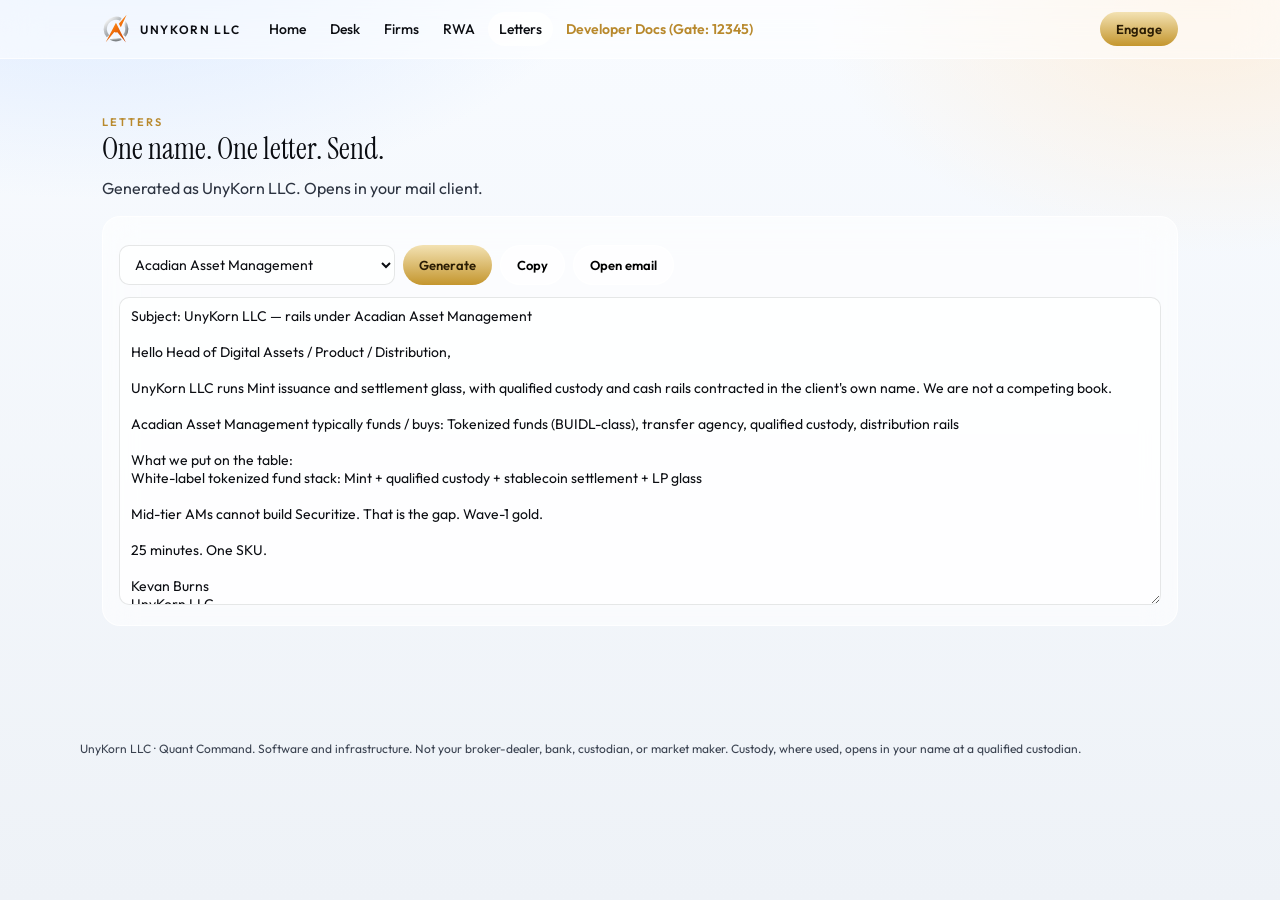
<file: letters.html>
<!DOCTYPE html>
<html lang="en"><head>
<meta charset="UTF-8"/><meta name="viewport" content="width=device-width,initial-scale=1"/>
<title>Letters — UnyKorn Quant</title>
<meta name="description" content="Relationship letters that open in mail."/>
<link href="https://fonts.googleapis.com/css2?family=Instrument+Serif:ital@0;1&family=Outfit:wght@300;400;500;600;700&display=swap" rel="stylesheet"/>
<style>
:root{--ink:#0b0d12;--mute:#3a4250;--gold:#b8892d;--ice:#f5f7fb;--line:rgba(255,255,255,.8);--glass:rgba(255,255,255,.58)}
*{box-sizing:border-box;margin:0;padding:0}
html{scroll-behavior:smooth}
body{font-family:Outfit,system-ui,sans-serif;color:var(--ink);background:var(--ice)}
a{color:inherit;text-decoration:none}
.stage{position:fixed;inset:0;z-index:0;pointer-events:none;background:
  radial-gradient(900px 500px at 8% -10%,rgba(214,230,255,.95),transparent 58%),
  radial-gradient(700px 460px at 94% 0,rgba(255,232,204,.65),transparent 55%),
  linear-gradient(180deg,#f8fbff,#eef2f7)}
header{position:sticky;top:0;z-index:40;backdrop-filter:blur(20px);background:rgba(255,255,255,.5);border-bottom:1px solid rgba(255,255,255,.7)}
.bar{max-width:1120px;margin:0 auto;padding:12px 22px;display:flex;align-items:center;gap:18px}
.brand{display:flex;align-items:center;gap:10px;font-weight:600;letter-spacing:.14em;font-size:12px;white-space:nowrap}
.crest{width:28px;height:28px}
nav{display:flex;gap:2px;flex:1}
nav a{padding:8px 11px;font:500 14px Outfit;color:var(--ink);border-radius:999px;white-space:nowrap}
nav a:hover,nav a.on{background:rgba(255,255,255,.75)}
.btn{border-radius:999px;padding:9px 16px;font:600 13px Outfit;display:inline-block;border:0;cursor:pointer}
.gold{background:linear-gradient(180deg,#f3e2b3,#c4962e);color:#2a1c04}
.ghost{background:rgba(255,255,255,.65);border:1px solid rgba(255,255,255,.85)}
.wrap{position:relative;z-index:1;max-width:1120px;margin:0 auto;padding:56px 22px 72px}
.eyebrow{font-size:11px;letter-spacing:.18em;text-transform:uppercase;color:var(--gold);font-weight:600}
h1{font-family:"Instrument Serif",serif;font-size:clamp(40px,6vw,68px);font-weight:400;line-height:1.04;letter-spacing:-.03em;margin:12px 0 14px;max-width:820px}
h1 em{font-style:italic;color:#8a6a24}
.lede{font-size:18px;line-height:1.6;color:#2c3340;max-width:560px;font-weight:400}
.actions{display:flex;gap:10px;margin-top:22px;flex-wrap:wrap}
.banner{margin:56px -22px 0;padding:18px 22px;border-top:1px solid rgba(18,21,28,.06);border-bottom:1px solid rgba(18,21,28,.06);background:rgba(255,255,255,.35);overflow:hidden}
.banner p{font-size:11px;letter-spacing:.16em;text-transform:uppercase;color:var(--mute);margin-bottom:10px}
.track{display:flex;gap:28px;align-items:center;flex-wrap:wrap}
.track b{font-size:15px;font-weight:500;letter-spacing:.04em}
.doors{display:grid;grid-template-columns:repeat(4,1fr);gap:12px;margin-top:48px}
@media(max-width:800px){.doors{grid-template-columns:1fr 1fr} nav{flex-wrap:wrap}}
.door{background:var(--glass);border:1px solid var(--line);border-radius:18px;padding:18px;backdrop-filter:blur(16px)}
.door h3{font-size:16px;margin:6px 0}
.door p{font-size:14px;color:#2c3340;line-height:1.5}
.tag{font-size:10px;letter-spacing:.12em;text-transform:uppercase;color:#2f9aa3}
h2{font-family:"Instrument Serif",serif;font-size:30px;font-weight:400;margin:0 0 10px}
.sub{color:#2c3340;margin-bottom:18px;max-width:640px}
.grid{display:grid;grid-template-columns:repeat(auto-fill,minmax(250px,1fr));gap:12px}
.card{background:var(--glass);border:1px solid var(--line);border-radius:18px;padding:16px;backdrop-filter:blur(16px)}
.card h3{font-size:16px;margin:6px 0}
.card p,.notes{font-size:14px;color:#2c3340;line-height:1.55}
.panel{background:var(--glass);border:1px solid var(--line);border-radius:18px;padding:16px;backdrop-filter:blur(16px);margin-bottom:14px}
.row{display:grid;grid-template-columns:repeat(3,1fr);gap:8px}
label{display:block;font-size:11px;letter-spacing:.06em;text-transform:uppercase;color:var(--mute);margin:8px 0 4px}
input,select,textarea{width:100%;background:rgba(255,255,255,.75);border:1px solid rgba(18,21,28,.1);border-radius:10px;padding:9px 11px;font:14px Outfit;color:var(--ink)}
.out{margin-top:10px;font-family:ui-monospace,monospace;font-size:12.5px;background:rgba(255,255,255,.6);border-radius:10px;padding:10px;white-space:pre-wrap}
.toolbar{display:flex;gap:8px;flex-wrap:wrap;margin:12px 0}
.toolbar input,.toolbar select{width:auto;min-width:150px}
.acts a{display:inline-block;margin:6px 6px 0 0;font-size:11px;letter-spacing:.06em;text-transform:uppercase;border:1px solid rgba(18,21,28,.12);padding:5px 8px;border-radius:8px}
.hq{color:var(--mute);font-size:12px;margin:4px 0}
canvas{width:100%;height:170px;background:rgba(255,255,255,.45);border-radius:10px;margin-top:8px}
.tag.w1{color:#1a1406;background:var(--gold);border-radius:999px;padding:2px 8px}
footer{position:relative;z-index:1;padding:28px 22px 48px;font-size:12px;color:#3a4250;line-height:1.55}
footer .inner{max-width:1120px;margin:0 auto}
</style></head>
<body>
<div class="stage"></div>
<header><div class="bar">
  <a class="brand" href="/"><svg class="crest" viewBox="0 0 200 200" aria-hidden="true"><defs><linearGradient id="uk-steel" x1="0.12" y1="0" x2="0.88" y2="1"><stop offset="0" stop-color="#ffffff"/><stop offset="0.42" stop-color="#b7bbbe"/><stop offset="1" stop-color="#7f8386"/></linearGradient><linearGradient id="uk-ember" x1="0.18" y1="0" x2="0.82" y2="1"><stop offset="0" stop-color="#ffc24a"/><stop offset="0.45" stop-color="#f5750d"/><stop offset="1" stop-color="#c43f00"/></linearGradient></defs><path d="M157.4,48.3 A77.2,77.2 0 0 1 160,148.6" fill="none" stroke="url(#uk-steel)" stroke-width="22.8"/><path d="M135,168.8 A77.2,77.2 0 0 1 61.4,166.9" fill="none" stroke="url(#uk-steel)" stroke-width="22.8"/><path d="M42.6,151.7 A77.2,77.2 0 0 1 135,31.2" fill="none" stroke="url(#uk-steel)" stroke-width="22.8"/><path d="M99.6,55.7 L171,196 L110.1,122.4 L98.2,125 L87.7,121.5 L26.8,193.8 Z M175.8,-2.0 L134.6,87.9 L120.2,62.0 Z" fill="url(#uk-ember)" fill-rule="nonzero"/></svg>UNYKORN LLC</a>
  <nav><a href="/" class="">Home</a><a href="/desk" class="">Desk</a><a href="/firms" class="">Firms</a><a href="/rwa" class="">RWA</a><a href="/letters" class="on">Letters</a><a href="/developer" style="color:#b8892d;font-weight:600;">Developer Docs (Gate: 12345)</a></nav>
  <a class="btn gold" href="https://unykorn.ai/#onboard">Engage</a>
</div></header>
<div class="wrap">
<div class="eyebrow">Letters</div>
<h2>One name. One letter. Send.</h2>
<p class="sub">Generated as UnyKorn LLC. Opens in your mail client.</p>
<div class="panel">
  <div class="toolbar">
    <select id="pick"></select>
    <button class="btn gold" onclick="paint()">Generate</button>
    <button class="btn ghost" onclick="navigator.clipboard.writeText(letter.value)">Copy</button>
    <button class="btn ghost" onclick="const f=FIRMS.find(x=>x.name===pick.value); if(f) location.href=mailHref(f)">Open email</button>
  </div>
  <textarea id="letter" rows="16"></textarea>
</div>
</div>
<footer><div class="inner">UnyKorn LLC · Quant Command. Software and infrastructure. Not your broker-dealer, bank, custodian, or market maker. Custody, where used, opens in your name at a qualified custodian.</div></footer>
<script id="FIRMS" type="application/json">[{"name":"Acadian Asset Management","type":"Quantitative Asset Manager","hq":"Boston","site":"https://www.acadian-asset.com","careers":"https://www.acadian-asset.com/careers","notes":"Systematic global equity. Asset-manager lane, not HFT.","persona":"Head of Digital Assets / Product / Distribution","they_buy":"Tokenized funds (BUIDL-class), transfer agency, qualified custody, distribution rails","we_sell":"White-label tokenized fund stack: Mint + qualified custody + stablecoin settlement + LP glass","leverage":"Mid-tier AMs cannot build Securitize. That is the gap. Wave-1 gold.","wave":2},{"name":"Akuna Capital","type":"Market Maker / Prop Trading","hq":"Chicago","site":"https://www.akunacapital.com","careers":"https://akunacapital.com/careers","notes":"Derivatives MM. Options + vol desk culture.","persona":"Head of Crypto / Head of Business Development / Prime","they_buy":"Collateral mobility, tokenized T-bills as margin, weekend settlement, education talent pipeline","we_sell":"RWA collateral module + academy glass + Mint for fund tokens + Exchange OS drops","leverage":"Sell weekend-margin RWA. Recruit via academy. Offer white-label desk tools to their education teams.","wave":2},{"name":"AllianceBernstein","type":"Quantitative Asset Manager","hq":"Nashville / NYC","site":"https://www.alliancebernstein.com","careers":"https://www.alliancebernstein.com/corporate/en/careers.html","notes":"Quant + fundamental hybrid AM.","persona":"Head of Digital Assets / Product / Distribution","they_buy":"Tokenized funds (BUIDL-class), transfer agency, qualified custody, distribution rails","we_sell":"White-label tokenized fund stack: Mint + qualified custody + stablecoin settlement + LP glass","leverage":"Mid-tier AMs cannot build Securitize. That is the gap. Wave-1 gold.","wave":1},{"name":"Allston Trading","type":"High-Frequency Trading","hq":"Chicago","site":"https://www.allstontrading.com","careers":"https://www.allstontrading.com/careers","notes":"Futures-focused HFT.","persona":"Head of Crypto / Strategic investments / Infra","they_buy":"Almost nothing retail. Sometimes custody, colocation data, tokenized collateral.","we_sell":"Qualified custody + tokenized T-bill collateral. Not a matching engine.","leverage":"Do not pitch trading. Pitch post-trade and collateral. Quiet infra relationship.","wave":3},{"name":"Alphadyne Asset Management","type":"Multi-Strategy Hedge Fund","hq":"New York","site":"https://www.alphadyne.com","careers":"https://www.alphadyne.com","notes":"Global macro / multi-strat.","persona":"Platform COO / Treasury / Prime / Strategic investments","they_buy":"Pod accounting, capital introduction optics, treasury, digital asset sleeve infra","we_sell":"Pod-level wallet policy at a qualified custodian, tokenized pod NAV, tokenized cash, white-label LP portal","leverage":"We are the platform layer under pods. Never pitch as a competing pod.","wave":3},{"name":"Amber Group","type":"Crypto Market Maker","hq":"Singapore / HK","site":"https://www.ambergroup.io","careers":"https://www.ambergroup.io/careers","notes":"Crypto liquidity + OTC. Maps to UnyKorn crypto rails.","persona":"Head of OTC / Markets / Partnerships","they_buy":"Qualified custody, stablecoin cash legs, settlement, wallet policy, RFQ connectivity","we_sell":"Policy wallets at a qualified custodian + institutional cash rails + x402 paid inventory APIs + white-label OTC glass","leverage":"Become their compliant US cash+custody rail. Co-market liquidity. Do not compete on latency.","wave":1},{"name":"Ansatz Capital","type":"High-Frequency Trading","hq":"New York","site":"https://www.ansatzcapital.com","careers":"https://www.ansatzcapital.com","notes":"HFT research shop.","persona":"Head of Crypto / Strategic investments / Infra","they_buy":"Almost nothing retail. Sometimes custody, colocation data, tokenized collateral.","we_sell":"Qualified custody + tokenized T-bill collateral. Not a matching engine.","leverage":"Do not pitch trading. Pitch post-trade and collateral. Quiet infra relationship.","wave":3},{"name":"AQR Capital Management","type":"Quantitative Asset Manager","hq":"Greenwich","site":"https://www.aqr.com","careers":"https://www.aqr.com/About-Us/Site","notes":"Factor / alternative risk premia. Public research goldmine.","persona":"Head of Digital Assets / Product / Distribution","they_buy":"Tokenized funds (BUIDL-class), transfer agency, qualified custody, distribution rails","we_sell":"White-label tokenized fund stack: Mint + qualified custody + stablecoin settlement + LP glass","leverage":"Mid-tier AMs cannot build Securitize. That is the gap. Wave-1 gold.","wave":1},{"name":"Aquatic Capital Management","type":"Systematic Hedge Fund","hq":"Chicago","site":"https://aquaticcapital.com","careers":"https://aquaticcapital.com/careers","notes":"ML-heavy systematic. Citadel-alumni DNA.","persona":"COO / Head of Treasury / Head of Data / IR ops","they_buy":"Alt data, treasury yield on idle cash, tokenized fund shares, admin automation","we_sell":"Tokenized LP / NAV rail, tokenized T-bills for idle USD, GMIIE data as x402 feed","leverage":"Sell ops + treasury, not alpha. They will never buy our signals as 'better than Two Sigma'.","wave":3},{"name":"Arrowstreet Capital","type":"Quantitative Asset Manager","hq":"Boston","site":"https://www.arrowstreetcapital.com","careers":"https://www.arrowstreetcapital.com/careers","notes":"Global equity systematic.","persona":"Head of Digital Assets / Product / Distribution","they_buy":"Tokenized funds (BUIDL-class), transfer agency, qualified custody, distribution rails","we_sell":"White-label tokenized fund stack: Mint + qualified custody + stablecoin settlement + LP glass","leverage":"Mid-tier AMs cannot build Securitize. That is the gap. Wave-1 gold.","wave":2},{"name":"Aspect Capital","type":"Systematic Hedge Fund","hq":"London","site":"https://www.aspectcapital.com","careers":"https://www.aspectcapital.com/careers","notes":"CTA / managed futures.","persona":"COO / Head of Treasury / Head of Data / IR ops","they_buy":"Alt data, treasury yield on idle cash, tokenized fund shares, admin automation","we_sell":"Tokenized LP / NAV rail, tokenized T-bills for idle USD, GMIIE data as x402 feed","leverage":"Sell ops + treasury, not alpha. They will never buy our signals as 'better than Two Sigma'.","wave":3},{"name":"Balyasny Asset Management","type":"Multi-Strategy Hedge Fund","hq":"Chicago / NYC","site":"https://www.bamfunds.com","careers":"https://www.bamfunds.com/careers","notes":"Multi-manager platform. Pod economics.","persona":"Platform COO / Treasury / Prime / Strategic investments","they_buy":"Pod accounting, capital introduction optics, treasury, digital asset sleeve infra","we_sell":"Pod-level wallet policy at a qualified custodian, tokenized pod NAV, tokenized cash, white-label LP portal","leverage":"We are the platform layer under pods. Never pitch as a competing pod.","wave":1},{"name":"Barclays Quantitative Analytics","type":"Investment Bank (Quant Division)","hq":"London / NYC","site":"https://www.barclays.com","careers":"https://joinus.barclays","notes":"Bank QR / strats. Flow + structured.","persona":"Digital assets markets / QIS / structured / prime","they_buy":"Issuance partners, white-label stablecoin, structured RWA wrappers, custody","we_sell":"Stablecoin white-label pattern (PayPal/SoFi model) under UnyKorn glass + Mint + qualified custody","leverage":"Banks want a compliant boutique they can point clients at. Be that boutique. Do not claim flow franchise.","wave":2},{"name":"Belvedere Trading","type":"Market Maker / Prop Trading","hq":"Chicago","site":"https://www.belvederetrading.com","careers":"https://www.belvederetrading.com/careers","notes":"Options MM, Chicago pit DNA.","persona":"Head of Crypto / Head of Business Development / Prime","they_buy":"Collateral mobility, tokenized T-bills as margin, weekend settlement, education talent pipeline","we_sell":"RWA collateral module + academy glass + Mint for fund tokens + Exchange OS drops","leverage":"Sell weekend-margin RWA. Recruit via academy. Offer white-label desk tools to their education teams.","wave":2},{"name":"BlackRock Systematic Active Equity","type":"Quantitative Asset Manager","hq":"New York","site":"https://www.blackrock.com","careers":"https://careers.blackrock.com","notes":"SAE + Aladdin stack. Institutional distribution.","persona":"Head of Digital Assets / Product / Distribution","they_buy":"Tokenized funds (BUIDL-class), transfer agency, qualified custody, distribution rails","we_sell":"White-label tokenized fund stack: Mint + qualified custody + stablecoin settlement + LP glass","leverage":"Mid-tier AMs cannot build Securitize. That is the gap. Wave-1 gold.","wave":1},{"name":"BlueCrest Capital Management","type":"Systematic Hedge Fund","hq":"London / Geneva","site":"https://www.bluecrestcapital.com","careers":"https://www.bluecrestcapital.com","notes":"Systematic + discretionary hybrid.","persona":"COO / Head of Treasury / Head of Data / IR ops","they_buy":"Alt data, treasury yield on idle cash, tokenized fund shares, admin automation","we_sell":"Tokenized LP / NAV rail, tokenized T-bills for idle USD, GMIIE data as x402 feed","leverage":"Sell ops + treasury, not alpha. They will never buy our signals as 'better than Two Sigma'.","wave":3},{"name":"Brevan Howard","type":"Multi-Strategy Hedge Fund","hq":"London","site":"https://www.brevanhoward.com","careers":"https://www.brevanhoward.com/careers","notes":"Macro flagship. BH-DG systematic sleeve.","persona":"Platform COO / Treasury / Prime / Strategic investments","they_buy":"Pod accounting, capital introduction optics, treasury, digital asset sleeve infra","we_sell":"Pod-level wallet policy at a qualified custodian, tokenized pod NAV, tokenized cash, white-label LP portal","leverage":"We are the platform layer under pods. Never pitch as a competing pod.","wave":3},{"name":"Bridgewater Associates","type":"Systematic Hedge Fund","hq":"Westport","site":"https://www.bridgewater.com","careers":"https://www.bridgewater.com/careers","notes":"All-weather / pure alpha. Principles culture.","persona":"COO / Head of Treasury / Head of Data / IR ops","they_buy":"Alt data, treasury yield on idle cash, tokenized fund shares, admin automation","we_sell":"Tokenized LP / NAV rail, tokenized T-bills for idle USD, GMIIE data as x402 feed","leverage":"Sell ops + treasury, not alpha. They will never buy our signals as 'better than Two Sigma'.","wave":3},{"name":"Campbell & Company","type":"Systematic Hedge Fund","hq":"Baltimore","site":"https://www.campbell.com","careers":"https://www.campbell.com/careers","notes":"Long-running CTA.","persona":"COO / Head of Treasury / Head of Data / IR ops","they_buy":"Alt data, treasury yield on idle cash, tokenized fund shares, admin automation","we_sell":"Tokenized LP / NAV rail, tokenized T-bills for idle USD, GMIIE data as x402 feed","leverage":"Sell ops + treasury, not alpha. They will never buy our signals as 'better than Two Sigma'.","wave":3},{"name":"Cantab Capital Partners","type":"Systematic Hedge Fund","hq":"Cambridge, UK","site":"https://www.cantabcapital.com","careers":"https://www.cantabcapital.com","notes":"GAM systematic unit. Cambridge research bench.","persona":"COO / Head of Treasury / Head of Data / IR ops","they_buy":"Alt data, treasury yield on idle cash, tokenized fund shares, admin automation","we_sell":"Tokenized LP / NAV rail, tokenized T-bills for idle USD, GMIIE data as x402 feed","leverage":"Sell ops + treasury, not alpha. They will never buy our signals as 'better than Two Sigma'.","wave":3},{"name":"Capital Fund Management (CFM)","type":"Systematic Hedge Fund","hq":"Paris","site":"https://www.cfm.fr","careers":"https://www.cfm.fr/careers","notes":"Physics-heavy systematic. Strong papers.","persona":"COO / Head of Treasury / Head of Data / IR ops","they_buy":"Alt data, treasury yield on idle cash, tokenized fund shares, admin automation","we_sell":"Tokenized LP / NAV rail, tokenized T-bills for idle USD, GMIIE data as x402 feed","leverage":"Sell ops + treasury, not alpha. They will never buy our signals as 'better than Two Sigma'.","wave":3},{"name":"Capstone Investment Advisors","type":"Quantitative Hedge Fund","hq":"New York","site":"https://www.capstoneco.com","careers":"https://www.capstoneco.com/careers","notes":"Volatility / options specialist.","persona":"COO / CFO / Head of Investor Ops","they_buy":"Same as systematic \u2014 ops, NAV, capital calls, collateral","we_sell":"FundOS-class white-label on UnyKorn Mint + qualified custody","leverage":"Admin and tokenization. Keep research in-house.","wave":2},{"name":"Capula Investment Management","type":"Multi-Strategy Hedge Fund","hq":"London","site":"https://www.capulaglobal.com","careers":"https://www.capulaglobal.com","notes":"Rates / RV macro.","persona":"Platform COO / Treasury / Prime / Strategic investments","they_buy":"Pod accounting, capital introduction optics, treasury, digital asset sleeve infra","we_sell":"Pod-level wallet policy at a qualified custodian, tokenized pod NAV, tokenized cash, white-label LP portal","leverage":"We are the platform layer under pods. Never pitch as a competing pod.","wave":3},{"name":"Castleton Commodities International","type":"Commodity Trading","hq":"Stamford","site":"https://www.cci.com","careers":"https://www.cci.com/careers","notes":"Energy merchant + trading.","persona":"Structured products / digital / treasury","they_buy":"Tokenized inventory, gold (PAXG lane), trade-finance RWAs","we_sell":"Commodity RWA wrappers + tokenized-gold pattern + qualified custody","leverage":"Trade-finance and inventory tokens. Real RWA, not memes.","wave":3},{"name":"Chicago Trading Company","type":"Market Maker / Prop Trading","hq":"Chicago","site":"https://www.chicagotrading.com","careers":"https://www.chicagotrading.com/careers","notes":"Listed options / futures MM.","persona":"Head of Crypto / Head of Business Development / Prime","they_buy":"Collateral mobility, tokenized T-bills as margin, weekend settlement, education talent pipeline","we_sell":"RWA collateral module + academy glass + Mint for fund tokens + Exchange OS drops","leverage":"Sell weekend-margin RWA. Recruit via academy. Offer white-label desk tools to their education teams.","wave":2},{"name":"Citadel","type":"Multi-Strategy Hedge Fund","hq":"Miami / NYC","site":"https://www.citadel.com","careers":"https://www.citadel.com/careers","notes":"Top multi-strat. Comp + intensity ceiling.","persona":"Platform COO / Treasury / Prime / Strategic investments","they_buy":"Pod accounting, capital introduction optics, treasury, digital asset sleeve infra","we_sell":"Pod-level wallet policy at a qualified custodian, tokenized pod NAV, tokenized cash, white-label LP portal","leverage":"We are the platform layer under pods. Never pitch as a competing pod.","wave":1},{"name":"Citadel Securities","type":"Market Maker","hq":"Miami / NYC","site":"https://www.citadelsecurities.com","careers":"https://www.citadelsecurities.com/careers","notes":"Wholesale MM. Equities + options + rates.","persona":"Institutional coverage / strategic investments","they_buy":"Settlement, tokenization of collateral, distribution","we_sell":"PSSC-style settlement narrative wrapped in UnyKorn Exchange OS","leverage":"Position as the boutique rail under their institutional clients, not as a rival MM.","wave":1},{"name":"Citadel Wellington","type":"Quantitative Asset Manager","hq":"Boston","site":"https://www.wellington.com","careers":"https://www.wellington.com/en/careers","notes":"Directory lists Wellington systematic sleeve.","persona":"Head of Digital Assets / Product / Distribution","they_buy":"Tokenized funds (BUIDL-class), transfer agency, qualified custody, distribution rails","we_sell":"White-label tokenized fund stack: Mint + qualified custody + stablecoin settlement + LP glass","leverage":"Mid-tier AMs cannot build Securitize. That is the gap. Wave-1 gold.","wave":2},{"name":"Coatue Management","type":"Multi-Strategy Hedge Fund","hq":"New York","site":"https://www.coatue.com","careers":"https://www.coatue.com","notes":"Tech long/short + growth + data.","persona":"Platform COO / Treasury / Prime / Strategic investments","they_buy":"Pod accounting, capital introduction optics, treasury, digital asset sleeve infra","we_sell":"Pod-level wallet policy at a qualified custodian, tokenized pod NAV, tokenized cash, white-label LP portal","leverage":"We are the platform layer under pods. Never pitch as a competing pod.","wave":3},{"name":"Cumberland (DRW)","type":"Crypto Market Maker","hq":"Chicago","site":"https://cumberland.io","careers":"https://drw.com/careers","notes":"DRW crypto desk. OTC + liquidity. Custody / settlement adjacent.","persona":"Head of OTC / Markets / Partnerships","they_buy":"Qualified custody, stablecoin cash legs, settlement, wallet policy, RFQ connectivity","we_sell":"Policy wallets at a qualified custodian + institutional cash rails + x402 paid inventory APIs + white-label OTC glass","leverage":"Become their compliant US cash+custody rail. Co-market liquidity. Do not compete on latency.","wave":1},{"name":"D.E. Shaw","type":"Systematic Hedge Fund","hq":"New York","site":"https://www.deshaw.com","careers":"https://www.deshaw.com/careers","notes":"Comp-sci original. Systematic + hybrid.","persona":"COO / Head of Treasury / Head of Data / IR ops","they_buy":"Alt data, treasury yield on idle cash, tokenized fund shares, admin automation","we_sell":"Tokenized LP / NAV rail, tokenized T-bills for idle USD, GMIIE data as x402 feed","leverage":"Sell ops + treasury, not alpha. They will never buy our signals as 'better than Two Sigma'.","wave":3},{"name":"Davidson Kempner","type":"Multi-Strategy Hedge Fund","hq":"New York","site":"https://www.davidsonkempner.com","careers":"https://www.davidsonkempner.com/careers","notes":"Event / credit / multi-strat.","persona":"Platform COO / Treasury / Prime / Strategic investments","they_buy":"Pod accounting, capital introduction optics, treasury, digital asset sleeve infra","we_sell":"Pod-level wallet policy at a qualified custodian, tokenized pod NAV, tokenized cash, white-label LP portal","leverage":"We are the platform layer under pods. Never pitch as a competing pod.","wave":3},{"name":"Deutsche Bank Quant Research","type":"Investment Bank (Quant Division)","hq":"London / NYC","site":"https://www.db.com","careers":"https://careers.db.com","notes":"Bank QR. Flow research + structuring.","persona":"Digital assets markets / QIS / structured / prime","they_buy":"Issuance partners, white-label stablecoin, structured RWA wrappers, custody","we_sell":"Stablecoin white-label pattern (PayPal/SoFi model) under UnyKorn glass + Mint + qualified custody","leverage":"Banks want a compliant boutique they can point clients at. Be that boutique. Do not claim flow franchise.","wave":2},{"name":"Dimensional Fund Advisors","type":"Quantitative Asset Manager","hq":"Austin","site":"https://www.dimensional.com","careers":"https://www.dimensional.com/careers","notes":"Academic factor AM. Fama-French DNA.","persona":"Head of Digital Assets / Product / Distribution","they_buy":"Tokenized funds (BUIDL-class), transfer agency, qualified custody, distribution rails","we_sell":"White-label tokenized fund stack: Mint + qualified custody + stablecoin settlement + LP glass","leverage":"Mid-tier AMs cannot build Securitize. That is the gap. Wave-1 gold.","wave":1},{"name":"DRW","type":"Proprietary Trading","hq":"Chicago","site":"https://www.drw.com","careers":"https://drw.com/careers","notes":"Prop + ventures + Cumberland crypto.","persona":"CEO / Head of Crypto / Ventures","they_buy":"Custody, OTC, ventures deal-flow, wallet infra","we_sell":"Qualified custody + institutional venue + ventures/RWA pipeline via Legacy Vault + Mint","leverage":"DRW already has Cumberland. Pitch complementary US rails and RWA inventory, not another MM.","wave":1},{"name":"Duality Group","type":"Systematic Hedge Fund","hq":"New York","site":"https://www.dualitygroup.com","careers":"https://www.dualitygroup.com","notes":"Systematic multi-asset.","persona":"COO / Head of Treasury / Head of Data / IR ops","they_buy":"Alt data, treasury yield on idle cash, tokenized fund shares, admin automation","we_sell":"Tokenized LP / NAV rail, tokenized T-bills for idle USD, GMIIE data as x402 feed","leverage":"Sell ops + treasury, not alpha. They will never buy our signals as 'better than Two Sigma'.","wave":3},{"name":"Eisler Capital","type":"Multi-Strategy Hedge Fund","hq":"London","site":"https://www.eislercapital.com","careers":"https://www.eislercapital.com/careers","notes":"Multi-strat platform.","persona":"Platform COO / Treasury / Prime / Strategic investments","they_buy":"Pod accounting, capital introduction optics, treasury, digital asset sleeve infra","we_sell":"Pod-level wallet policy at a qualified custodian, tokenized pod NAV, tokenized cash, white-label LP portal","leverage":"We are the platform layer under pods. Never pitch as a competing pod.","wave":3},{"name":"Ellington Management Group","type":"Quantitative Hedge Fund","hq":"Old Greenwich","site":"https://www.ellington.com","careers":"https://www.ellington.com","notes":"MBS / credit quant.","persona":"COO / CFO / Head of Investor Ops","they_buy":"Same as systematic \u2014 ops, NAV, capital calls, collateral","we_sell":"FundOS-class white-label on UnyKorn Mint + qualified custody","leverage":"Admin and tokenization. Keep research in-house.","wave":2},{"name":"ExodusPoint Capital Management","type":"Multi-Strategy Hedge Fund","hq":"New York","site":"https://www.exoduspoint.com","careers":"https://www.exoduspoint.com/careers","notes":"Millennium-alumni multi-manager.","persona":"Platform COO / Treasury / Prime / Strategic investments","they_buy":"Pod accounting, capital introduction optics, treasury, digital asset sleeve infra","we_sell":"Pod-level wallet policy at a qualified custodian, tokenized pod NAV, tokenized cash, white-label LP portal","leverage":"We are the platform layer under pods. Never pitch as a competing pod.","wave":3},{"name":"Farallon Capital Management","type":"Multi-Strategy Hedge Fund","hq":"San Francisco","site":"https://www.faralloncapital.com","careers":"https://www.faralloncapital.com","notes":"Event / credit / multi-strat.","persona":"Platform COO / Treasury / Prime / Strategic investments","they_buy":"Pod accounting, capital introduction optics, treasury, digital asset sleeve infra","we_sell":"Pod-level wallet policy at a qualified custodian, tokenized pod NAV, tokenized cash, white-label LP portal","leverage":"We are the platform layer under pods. Never pitch as a competing pod.","wave":3},{"name":"Five Rings","type":"High-Frequency Trading","hq":"New York","site":"https://fiverings.com","careers":"https://fiverings.com/careers","notes":"HFT. Puzzle / contest hiring.","persona":"Head of Crypto / Strategic investments / Infra","they_buy":"Almost nothing retail. Sometimes custody, colocation data, tokenized collateral.","we_sell":"Qualified custody + tokenized T-bill collateral. Not a matching engine.","leverage":"Do not pitch trading. Pitch post-trade and collateral. Quiet infra relationship.","wave":3},{"name":"Flow Traders","type":"Market Maker / Prop Trading","hq":"Amsterdam","site":"https://www.flowtraders.com","careers":"https://www.flowtraders.com/careers","notes":"ETF MM. Public company. Crypto sleeve.","persona":"Head of Crypto / Head of Business Development / Prime","they_buy":"Collateral mobility, tokenized T-bills as margin, weekend settlement, education talent pipeline","we_sell":"RWA collateral module + academy glass + Mint for fund tokens + Exchange OS drops","leverage":"Sell weekend-margin RWA. Recruit via academy. Offer white-label desk tools to their education teams.","wave":1},{"name":"G-Research","type":"Quantitative Research","hq":"London","site":"https://www.gresearch.com","careers":"https://www.gresearch.com/join-us","notes":"Quant research factory. Comp-sci + alpha research.","persona":"BD / partnerships / platform","they_buy":"Distribution, data, compute, branding","we_sell":"x402 research marketplace. They publish, agents pay, UnyKorn meters.","leverage":"Turn GMIIE + academy into a paid research exchange. Revenue share with shops that want distribution.","wave":3},{"name":"Galaxy Digital","type":"Crypto Market Maker","hq":"New York","site":"https://www.galaxy.com","careers":"https://www.galaxy.com/careers","notes":"Crypto merchant bank. Maps to UnyKorn digital-asset rails.","persona":"Head of OTC / Markets / Partnerships","they_buy":"Qualified custody, stablecoin cash legs, settlement, wallet policy, RFQ connectivity","we_sell":"Policy wallets at a qualified custodian + institutional cash rails + x402 paid inventory APIs + white-label OTC glass","leverage":"Become their compliant US cash+custody rail. Co-market liquidity. Do not compete on latency.","wave":1},{"name":"Gelber Group","type":"Proprietary Trading","hq":"Chicago","site":"https://www.gelbergroup.com","careers":"https://www.gelbergroup.com/careers","notes":"Prop futures / options.","persona":"CEO / Head of Crypto / Ventures","they_buy":"Custody, OTC, ventures deal-flow, wallet infra","we_sell":"Qualified custody + institutional venue + ventures/RWA pipeline via Legacy Vault + Mint","leverage":"DRW already has Cumberland. Pitch complementary US rails and RWA inventory, not another MM.","wave":2},{"name":"Goldman Sachs Strats & QIS","type":"Investment Bank (Quant Division)","hq":"New York / London","site":"https://www.goldmansachs.com","careers":"https://www.goldmansachs.com/careers","notes":"Strats + QIS index / structured. Institutional wrapper.","persona":"Digital assets markets / QIS / structured / prime","they_buy":"Issuance partners, white-label stablecoin, structured RWA wrappers, custody","we_sell":"Stablecoin white-label pattern (PayPal/SoFi model) under UnyKorn glass + Mint + qualified custody","leverage":"Banks want a compliant boutique they can point clients at. Be that boutique. Do not claim flow franchise.","wave":1},{"name":"Graham Capital Management","type":"Systematic Hedge Fund","hq":"Rowayton","site":"https://www.grahamcapital.com","careers":"https://www.grahamcapital.com/careers","notes":"Macro + CTA.","persona":"COO / Head of Treasury / Head of Data / IR ops","they_buy":"Alt data, treasury yield on idle cash, tokenized fund shares, admin automation","we_sell":"Tokenized LP / NAV rail, tokenized T-bills for idle USD, GMIIE data as x402 feed","leverage":"Sell ops + treasury, not alpha. They will never buy our signals as 'better than Two Sigma'.","wave":3},{"name":"Group One Trading","type":"Market Maker / Prop Trading","hq":"Chicago","site":"https://www.group1.com","careers":"https://www.group1.com/careers","notes":"Options MM.","persona":"Head of Crypto / Head of Business Development / Prime","they_buy":"Collateral mobility, tokenized T-bills as margin, weekend settlement, education talent pipeline","we_sell":"RWA collateral module + academy glass + Mint for fund tokens + Exchange OS drops","leverage":"Sell weekend-margin RWA. Recruit via academy. Offer white-label desk tools to their education teams.","wave":2},{"name":"GSA Capital","type":"Systematic Hedge Fund","hq":"London","site":"https://www.gsacapital.com","careers":"https://www.gsacapital.com/careers","notes":"Systematic. Strong research bench.","persona":"COO / Head of Treasury / Head of Data / IR ops","they_buy":"Alt data, treasury yield on idle cash, tokenized fund shares, admin automation","we_sell":"Tokenized LP / NAV rail, tokenized T-bills for idle USD, GMIIE data as x402 feed","leverage":"Sell ops + treasury, not alpha. They will never buy our signals as 'better than Two Sigma'.","wave":3},{"name":"GTS","type":"High-Frequency Trading / Market Maker","hq":"New York","site":"https://www.gtsx.com","careers":"https://www.gtsx.com/careers","notes":"US equities MM / DMM.","persona":"Institutional product / execution services","they_buy":"Execution overlay, custody for digital inventory, RWA collateral","we_sell":"Exchange OS drop-copy + qualified custody + tokenized cash","leverage":"White-label execution glass to their smaller clients we can actually serve.","wave":3},{"name":"HAP Capital","type":"Market Maker / Prop Trading","hq":"New York","site":"https://www.hap-capital.com","careers":"https://www.hap-capital.com","notes":"Equities / options MM.","persona":"Head of Crypto / Head of Business Development / Prime","they_buy":"Collateral mobility, tokenized T-bills as margin, weekend settlement, education talent pipeline","we_sell":"RWA collateral module + academy glass + Mint for fund tokens + Exchange OS drops","leverage":"Sell weekend-margin RWA. Recruit via academy. Offer white-label desk tools to their education teams.","wave":2},{"name":"HAP Trading","type":"High-Frequency Trading","hq":"New York","site":"https://www.haptrading.com","careers":"https://www.haptrading.com","notes":"HFT sister brand in directory.","persona":"Head of Crypto / Strategic investments / Infra","they_buy":"Almost nothing retail. Sometimes custody, colocation data, tokenized collateral.","we_sell":"Qualified custody + tokenized T-bill collateral. Not a matching engine.","leverage":"Do not pitch trading. Pitch post-trade and collateral. Quiet infra relationship.","wave":3},{"name":"Headlands Technologies","type":"High-Frequency Trading","hq":"Chicago / SF","site":"https://www.headlandstech.com","careers":"https://www.headlandstech.com/careers","notes":"HFT. Low-latency engineering.","persona":"Head of Crypto / Strategic investments / Infra","they_buy":"Almost nothing retail. Sometimes custody, colocation data, tokenized collateral.","we_sell":"Qualified custody + tokenized T-bill collateral. Not a matching engine.","leverage":"Do not pitch trading. Pitch post-trade and collateral. Quiet infra relationship.","wave":3},{"name":"Hudson Bay Capital Management","type":"Multi-Strategy Hedge Fund","hq":"New York","site":"https://www.hudsonbaycapital.com","careers":"https://www.hudsonbaycapital.com/careers","notes":"Multi-strat / event.","persona":"Platform COO / Treasury / Prime / Strategic investments","they_buy":"Pod accounting, capital introduction optics, treasury, digital asset sleeve infra","we_sell":"Pod-level wallet policy at a qualified custodian, tokenized pod NAV, tokenized cash, white-label LP portal","leverage":"We are the platform layer under pods. Never pitch as a competing pod.","wave":3},{"name":"Hudson River Trading","type":"High-Frequency Trading","hq":"New York","site":"https://www.hudsonrivertrading.com","careers":"https://www.hudsonrivertrading.com/careers","notes":"HRT. Core HFT + algo. Engineering-first.","persona":"Head of Crypto / Strategic investments / Infra","they_buy":"Almost nothing retail. Sometimes custody, colocation data, tokenized collateral.","we_sell":"Qualified custody + tokenized T-bill collateral. Not a matching engine.","leverage":"Do not pitch trading. Pitch post-trade and collateral. Quiet infra relationship.","wave":1},{"name":"IMC Trading","type":"Market Maker / Prop Trading","hq":"Amsterdam / Chicago","site":"https://www.imc.com","careers":"https://www.imc.com/us/careers","notes":"Global MM. Options + listed. Strong OA culture.","persona":"Head of Crypto / Head of Business Development / Prime","they_buy":"Collateral mobility, tokenized T-bills as margin, weekend settlement, education talent pipeline","we_sell":"RWA collateral module + academy glass + Mint for fund tokens + Exchange OS drops","leverage":"Sell weekend-margin RWA. Recruit via academy. Offer white-label desk tools to their education teams.","wave":1},{"name":"Invesco Quantitative Strategies","type":"Quantitative Asset Manager","hq":"Atlanta / NYC","site":"https://www.invesco.com","careers":"https://careers.invesco.com","notes":"Quant AM sleeve inside a distributor.","persona":"Head of Digital Assets / Product / Distribution","they_buy":"Tokenized funds (BUIDL-class), transfer agency, qualified custody, distribution rails","we_sell":"White-label tokenized fund stack: Mint + qualified custody + stablecoin settlement + LP glass","leverage":"Mid-tier AMs cannot build Securitize. That is the gap. Wave-1 gold.","wave":1},{"name":"ISAM","type":"Systematic Hedge Fund","hq":"London","site":"https://www.isam.com","careers":"https://www.isam.com","notes":"CTA / systematic.","persona":"COO / Head of Treasury / Head of Data / IR ops","they_buy":"Alt data, treasury yield on idle cash, tokenized fund shares, admin automation","we_sell":"Tokenized LP / NAV rail, tokenized T-bills for idle USD, GMIIE data as x402 feed","leverage":"Sell ops + treasury, not alpha. They will never buy our signals as 'better than Two Sigma'.","wave":3},{"name":"J.P. Morgan QR & AI Research","type":"Investment Bank (Quant Division)","hq":"New York / London","site":"https://www.jpmorgan.com","careers":"https://careers.jpmorgan.com","notes":"QR + AI research. Bank platform + markets.","persona":"Digital assets markets / QIS / structured / prime","they_buy":"Issuance partners, white-label stablecoin, structured RWA wrappers, custody","we_sell":"Stablecoin white-label pattern (PayPal/SoFi model) under UnyKorn glass + Mint + qualified custody","leverage":"Banks want a compliant boutique they can point clients at. Be that boutique. Do not claim flow franchise.","wave":1},{"name":"Jane Street","type":"Market Maker / Prop Trading","hq":"New York / London / HK","site":"https://www.janestreet.com","careers":"https://www.janestreet.com/join-jane-street/open-roles","notes":"ETF / options / bonds MM. OCaml stack. Top-tier OA.","persona":"Head of Crypto / Head of Business Development / Prime","they_buy":"Collateral mobility, tokenized T-bills as margin, weekend settlement, education talent pipeline","we_sell":"RWA collateral module + academy glass + Mint for fund tokens + Exchange OS drops","leverage":"Sell weekend-margin RWA. Recruit via academy. Offer white-label desk tools to their education teams.","wave":1},{"name":"Jump Trading","type":"High-Frequency Trading","hq":"Chicago","site":"https://www.jumptrading.com","careers":"https://www.jumptrading.com/careers","notes":"HFT + Jump Crypto. Infra-heavy.","persona":"Head of Crypto / Strategic investments / Infra","they_buy":"Almost nothing retail. Sometimes custody, colocation data, tokenized collateral.","we_sell":"Qualified custody + tokenized T-bill collateral. Not a matching engine.","leverage":"Do not pitch trading. Pitch post-trade and collateral. Quiet infra relationship.","wave":1},{"name":"Kepos Capital","type":"Systematic Hedge Fund","hq":"New York","site":"https://www.keposcapital.com","careers":"https://www.keposcapital.com","notes":"Systematic macro / alternatives.","persona":"COO / Head of Treasury / Head of Data / IR ops","they_buy":"Alt data, treasury yield on idle cash, tokenized fund shares, admin automation","we_sell":"Tokenized LP / NAV rail, tokenized T-bills for idle USD, GMIIE data as x402 feed","leverage":"Sell ops + treasury, not alpha. They will never buy our signals as 'better than Two Sigma'.","wave":3},{"name":"Magnetar Capital","type":"Multi-Strategy Hedge Fund","hq":"Evanston","site":"https://www.magnetar.com","careers":"https://www.magnetar.com/careers","notes":"Credit / event / multi-strat.","persona":"Platform COO / Treasury / Prime / Strategic investments","they_buy":"Pod accounting, capital introduction optics, treasury, digital asset sleeve infra","we_sell":"Pod-level wallet policy at a qualified custodian, tokenized pod NAV, tokenized cash, white-label LP portal","leverage":"We are the platform layer under pods. Never pitch as a competing pod.","wave":3},{"name":"Man AHL","type":"Systematic Hedge Fund","hq":"London","site":"https://www.man.com/ahl","careers":"https://www.man.com/careers","notes":"Flagship CTA / quant. Public research.","persona":"COO / Head of Treasury / Head of Data / IR ops","they_buy":"Alt data, treasury yield on idle cash, tokenized fund shares, admin automation","we_sell":"Tokenized LP / NAV rail, tokenized T-bills for idle USD, GMIIE data as x402 feed","leverage":"Sell ops + treasury, not alpha. They will never buy our signals as 'better than Two Sigma'.","wave":1},{"name":"Man GLG","type":"Multi-Strategy Hedge Fund","hq":"London","site":"https://www.man.com/glg","careers":"https://www.man.com/careers","notes":"Discretionary + quant sleeves.","persona":"Platform COO / Treasury / Prime / Strategic investments","they_buy":"Pod accounting, capital introduction optics, treasury, digital asset sleeve infra","we_sell":"Pod-level wallet policy at a qualified custodian, tokenized pod NAV, tokenized cash, white-label LP portal","leverage":"We are the platform layer under pods. Never pitch as a competing pod.","wave":3},{"name":"Marex","type":"Commodity Trading","hq":"London","site":"https://www.marex.com","careers":"https://www.marex.com/careers","notes":"Commodity broker-dealer + trading.","persona":"Structured products / digital / treasury","they_buy":"Tokenized inventory, gold (PAXG lane), trade-finance RWAs","we_sell":"Commodity RWA wrappers + tokenized-gold pattern + qualified custody","leverage":"Trade-finance and inventory tokens. Real RWA, not memes.","wave":3},{"name":"Marshall Wace","type":"Systematic Hedge Fund","hq":"London","site":"https://www.mwam.com","careers":"https://www.mwam.com/careers","notes":"TOPS + systematic + discretionary.","persona":"COO / Head of Treasury / Head of Data / IR ops","they_buy":"Alt data, treasury yield on idle cash, tokenized fund shares, admin automation","we_sell":"Tokenized LP / NAV rail, tokenized T-bills for idle USD, GMIIE data as x402 feed","leverage":"Sell ops + treasury, not alpha. They will never buy our signals as 'better than Two Sigma'.","wave":3},{"name":"Maven Securities","type":"Market Maker / Prop Trading","hq":"London","site":"https://www.mavensecurities.com","careers":"https://www.mavensecurities.com/careers","notes":"Prop MM. Fast-growing EU/US.","persona":"Head of Crypto / Head of Business Development / Prime","they_buy":"Collateral mobility, tokenized T-bills as margin, weekend settlement, education talent pipeline","we_sell":"RWA collateral module + academy glass + Mint for fund tokens + Exchange OS drops","leverage":"Sell weekend-margin RWA. Recruit via academy. Offer white-label desk tools to their education teams.","wave":2},{"name":"Millennium International","type":"Multi-Strategy Hedge Fund","hq":"New York / London","site":"https://www.mlp.com","careers":"https://www.mlp.com/careers","notes":"Millennium international sleeve.","persona":"Platform COO / Treasury / Prime / Strategic investments","they_buy":"Pod accounting, capital introduction optics, treasury, digital asset sleeve infra","we_sell":"Pod-level wallet policy at a qualified custodian, tokenized pod NAV, tokenized cash, white-label LP portal","leverage":"We are the platform layer under pods. Never pitch as a competing pod.","wave":3},{"name":"Millennium Management","type":"Multi-Strategy Hedge Fund","hq":"New York","site":"https://www.mlp.com","careers":"https://www.mlp.com/careers","notes":"Largest multi-manager platform.","persona":"Platform COO / Treasury / Prime / Strategic investments","they_buy":"Pod accounting, capital introduction optics, treasury, digital asset sleeve infra","we_sell":"Pod-level wallet policy at a qualified custodian, tokenized pod NAV, tokenized cash, white-label LP portal","leverage":"We are the platform layer under pods. Never pitch as a competing pod.","wave":1},{"name":"Morgan Stanley QDS & PDT","type":"Investment Bank (Quant Division)","hq":"New York","site":"https://www.morganstanley.com","careers":"https://www.morganstanley.com/careers","notes":"PDT spun out; QDS remains bank-side.","persona":"Digital assets markets / QIS / structured / prime","they_buy":"Issuance partners, white-label stablecoin, structured RWA wrappers, custody","we_sell":"Stablecoin white-label pattern (PayPal/SoFi model) under UnyKorn glass + Mint + qualified custody","leverage":"Banks want a compliant boutique they can point clients at. Be that boutique. Do not claim flow franchise.","wave":1},{"name":"Numeric Investors (Man Numeric)","type":"Quantitative Asset Manager","hq":"Boston","site":"https://www.man.com/numeric","careers":"https://www.man.com/careers","notes":"Man Group quant AM.","persona":"Head of Digital Assets / Product / Distribution","they_buy":"Tokenized funds (BUIDL-class), transfer agency, qualified custody, distribution rails","we_sell":"White-label tokenized fund stack: Mint + qualified custody + stablecoin settlement + LP glass","leverage":"Mid-tier AMs cannot build Securitize. That is the gap. Wave-1 gold.","wave":2},{"name":"Old Mission Capital","type":"Market Maker / Prop Trading","hq":"Chicago","site":"https://www.oldmissioncapital.com","careers":"https://www.oldmissioncapital.com/careers","notes":"ETF / options MM.","persona":"Head of Crypto / Head of Business Development / Prime","they_buy":"Collateral mobility, tokenized T-bills as margin, weekend settlement, education talent pipeline","we_sell":"RWA collateral module + academy glass + Mint for fund tokens + Exchange OS drops","leverage":"Sell weekend-margin RWA. Recruit via academy. Offer white-label desk tools to their education teams.","wave":2},{"name":"Optiver","type":"Market Maker / Prop Trading","hq":"Amsterdam / Chicago / Sydney","site":"https://www.optiver.com","careers":"https://optiver.com/working-at-optiver/career-opportunities","notes":"80-in-8 OA origin story. Global MM.","persona":"Head of Crypto / Head of Business Development / Prime","they_buy":"Collateral mobility, tokenized T-bills as margin, weekend settlement, education talent pipeline","we_sell":"RWA collateral module + academy glass + Mint for fund tokens + Exchange OS drops","leverage":"Sell weekend-margin RWA. Recruit via academy. Offer white-label desk tools to their education teams.","wave":1},{"name":"Paloma Partners","type":"Multi-Strategy Hedge Fund","hq":"Greenwich","site":"https://www.paloma.com","careers":"https://www.paloma.com","notes":"Multi-strat allocator / platform.","persona":"Platform COO / Treasury / Prime / Strategic investments","they_buy":"Pod accounting, capital introduction optics, treasury, digital asset sleeve infra","we_sell":"Pod-level wallet policy at a qualified custodian, tokenized pod NAV, tokenized cash, white-label LP portal","leverage":"We are the platform layer under pods. Never pitch as a competing pod.","wave":3},{"name":"PanAgora Asset Management","type":"Quantitative Asset Manager","hq":"Boston","site":"https://www.panagora.com","careers":"https://www.panagora.com/careers","notes":"Institutional quant AM.","persona":"Head of Digital Assets / Product / Distribution","they_buy":"Tokenized funds (BUIDL-class), transfer agency, qualified custody, distribution rails","we_sell":"White-label tokenized fund stack: Mint + qualified custody + stablecoin settlement + LP glass","leverage":"Mid-tier AMs cannot build Securitize. That is the gap. Wave-1 gold.","wave":2},{"name":"Paradigm","type":"Crypto Market Maker","hq":"New York / Singapore","site":"https://www.paradigm.co","careers":"https://www.paradigm.co/careers","notes":"Crypto options RFQ. Institutional crypto. UnyKorn-adjacent.","persona":"Head of OTC / Markets / Partnerships","they_buy":"Qualified custody, stablecoin cash legs, settlement, wallet policy, RFQ connectivity","we_sell":"Policy wallets at a qualified custodian + institutional cash rails + x402 paid inventory APIs + white-label OTC glass","leverage":"Become their compliant US cash+custody rail. Co-market liquidity. Do not compete on latency.","wave":1},{"name":"PDT Partners","type":"Quantitative Hedge Fund","hq":"New York","site":"https://www.pdtpartners.com","careers":"https://www.pdtpartners.com/careers","notes":"MS spinout. Systematic core.","persona":"COO / CFO / Head of Investor Ops","they_buy":"Same as systematic \u2014 ops, NAV, capital calls, collateral","we_sell":"FundOS-class white-label on UnyKorn Mint + qualified custody","leverage":"Admin and tokenization. Keep research in-house.","wave":2},{"name":"PEAK6","type":"Market Maker / Prop Trading","hq":"Chicago","site":"https://peak6.com","careers":"https://peak6.com/careers","notes":"Options + ventures platform.","persona":"Head of Crypto / Head of Business Development / Prime","they_buy":"Collateral mobility, tokenized T-bills as margin, weekend settlement, education talent pipeline","we_sell":"RWA collateral module + academy glass + Mint for fund tokens + Exchange OS drops","leverage":"Sell weekend-margin RWA. Recruit via academy. Offer white-label desk tools to their education teams.","wave":2},{"name":"PIMCO","type":"Quantitative Asset Manager","hq":"Newport Beach","site":"https://www.pimco.com","careers":"https://www.pimco.com/en-us/our-firm/careers","notes":"Rates / credit giant with quant sleeves.","persona":"Head of Digital Assets / Product / Distribution","they_buy":"Tokenized funds (BUIDL-class), transfer agency, qualified custody, distribution rails","we_sell":"White-label tokenized fund stack: Mint + qualified custody + stablecoin settlement + LP glass","leverage":"Mid-tier AMs cannot build Securitize. That is the gap. Wave-1 gold.","wave":1},{"name":"Point72","type":"Multi-Strategy Hedge Fund","hq":"Stamford","site":"https://point72.com","careers":"https://point72.com/careers","notes":"Cubist systematic + multi-manager.","persona":"Platform COO / Treasury / Prime / Strategic investments","they_buy":"Pod accounting, capital introduction optics, treasury, digital asset sleeve infra","we_sell":"Pod-level wallet policy at a qualified custodian, tokenized pod NAV, tokenized cash, white-label LP portal","leverage":"We are the platform layer under pods. Never pitch as a competing pod.","wave":1},{"name":"Quantitative Brokers","type":"Quantitative Research","hq":"New York","site":"https://www.quantitativebrokers.com","careers":"https://www.quantitativebrokers.com","notes":"Execution algos / TCA. Sell-side quant.","persona":"BD / partnerships / platform","they_buy":"Distribution, data, compute, branding","we_sell":"x402 research marketplace. They publish, agents pay, UnyKorn meters.","leverage":"Turn GMIIE + academy into a paid research exchange. Revenue share with shops that want distribution.","wave":3},{"name":"Quantlab Financial","type":"High-Frequency Trading","hq":"Houston","site":"https://www.quantlab.com","careers":"https://www.quantlab.com/careers","notes":"HFT. Energy + listed.","persona":"Head of Crypto / Strategic investments / Infra","they_buy":"Almost nothing retail. Sometimes custody, colocation data, tokenized collateral.","we_sell":"Qualified custody + tokenized T-bill collateral. Not a matching engine.","leverage":"Do not pitch trading. Pitch post-trade and collateral. Quiet infra relationship.","wave":3},{"name":"Qube Research & Technologies","type":"Systematic Hedge Fund","hq":"London / Paris","site":"https://www.qube-rt.com","careers":"https://www.qube-rt.com/careers","notes":"QRT. Fast-scaling systematic.","persona":"COO / Head of Treasury / Head of Data / IR ops","they_buy":"Alt data, treasury yield on idle cash, tokenized fund shares, admin automation","we_sell":"Tokenized LP / NAV rail, tokenized T-bills for idle USD, GMIIE data as x402 feed","leverage":"Sell ops + treasury, not alpha. They will never buy our signals as 'better than Two Sigma'.","wave":1},{"name":"Radix Trading","type":"High-Frequency Trading","hq":"Chicago","site":"https://radixtrading.co","careers":"https://radixtrading.co/careers","notes":"HFT. Research + engineering.","persona":"Head of Crypto / Strategic investments / Infra","they_buy":"Almost nothing retail. Sometimes custody, colocation data, tokenized collateral.","we_sell":"Qualified custody + tokenized T-bill collateral. Not a matching engine.","leverage":"Do not pitch trading. Pitch post-trade and collateral. Quiet infra relationship.","wave":3},{"name":"Renaissance Technologies","type":"Systematic Hedge Fund","hq":"East Setauket","site":"https://www.rentec.com","careers":"https://www.rentec.com","notes":"Medallion. Closed. Research-only surface.","persona":"COO / Head of Treasury / Head of Data / IR ops","they_buy":"Alt data, treasury yield on idle cash, tokenized fund shares, admin automation","we_sell":"Tokenized LP / NAV rail, tokenized T-bills for idle USD, GMIIE data as x402 feed","leverage":"Sell ops + treasury, not alpha. They will never buy our signals as 'better than Two Sigma'.","wave":3},{"name":"Research Affiliates","type":"Quantitative Research","hq":"Newport Beach","site":"https://www.researchaffiliates.com","careers":"https://www.researchaffiliates.com/about-us/careers","notes":"Smart beta / RAFI IP. License engine.","persona":"BD / partnerships / platform","they_buy":"Distribution, data, compute, branding","we_sell":"x402 research marketplace. They publish, agents pay, UnyKorn meters.","leverage":"Turn GMIIE + academy into a paid research exchange. Revenue share with shops that want distribution.","wave":3},{"name":"Robeco","type":"Quantitative Asset Manager","hq":"Rotterdam","site":"https://www.robeco.com","careers":"https://www.robeco.com/en/career","notes":"Quant equity + credits. Academic AM.","persona":"Head of Digital Assets / Product / Distribution","they_buy":"Tokenized funds (BUIDL-class), transfer agency, qualified custody, distribution rails","we_sell":"White-label tokenized fund stack: Mint + qualified custody + stablecoin settlement + LP glass","leverage":"Mid-tier AMs cannot build Securitize. That is the gap. Wave-1 gold.","wave":1},{"name":"Rokos Capital Management","type":"Multi-Strategy Hedge Fund","hq":"London","site":"https://www.rokoscapital.com","careers":"https://www.rokoscapital.com/careers","notes":"Macro. High-intensity.","persona":"Platform COO / Treasury / Prime / Strategic investments","they_buy":"Pod accounting, capital introduction optics, treasury, digital asset sleeve infra","we_sell":"Pod-level wallet policy at a qualified custodian, tokenized pod NAV, tokenized cash, white-label LP portal","leverage":"We are the platform layer under pods. Never pitch as a competing pod.","wave":3},{"name":"Schonfeld Strategic Advisors","type":"Multi-Strategy Hedge Fund","hq":"New York","site":"https://www.schonfeld.com","careers":"https://www.schonfeld.com/careers","notes":"Multi-manager. Quant + discretionary pods.","persona":"Platform COO / Treasury / Prime / Strategic investments","they_buy":"Pod accounting, capital introduction optics, treasury, digital asset sleeve infra","we_sell":"Pod-level wallet policy at a qualified custodian, tokenized pod NAV, tokenized cash, white-label LP portal","leverage":"We are the platform layer under pods. Never pitch as a competing pod.","wave":3},{"name":"Sculptor Capital Management","type":"Multi-Strategy Hedge Fund","hq":"New York","site":"https://www.sculptor.com","careers":"https://www.sculptor.com/careers","notes":"Multi-strat / credit. Rithm-owned.","persona":"Platform COO / Treasury / Prime / Strategic investments","they_buy":"Pod accounting, capital introduction optics, treasury, digital asset sleeve infra","we_sell":"Pod-level wallet policy at a qualified custodian, tokenized pod NAV, tokenized cash, white-label LP portal","leverage":"We are the platform layer under pods. Never pitch as a competing pod.","wave":3},{"name":"Simplex Trading","type":"Market Maker / Prop Trading","hq":"Chicago","site":"https://www.simplextrading.com","careers":"https://www.simplextrading.com/careers","notes":"Options MM.","persona":"Head of Crypto / Head of Business Development / Prime","they_buy":"Collateral mobility, tokenized T-bills as margin, weekend settlement, education talent pipeline","we_sell":"RWA collateral module + academy glass + Mint for fund tokens + Exchange OS drops","leverage":"Sell weekend-margin RWA. Recruit via academy. Offer white-label desk tools to their education teams.","wave":2},{"name":"SpiderRock","type":"Market Maker / Prop Trading","hq":"Chicago","site":"https://www.spiderrock.net","careers":"https://www.spiderrock.net","notes":"Options tech + trading. Platform sellable.","persona":"Head of Crypto / Head of Business Development / Prime","they_buy":"Collateral mobility, tokenized T-bills as margin, weekend settlement, education talent pipeline","we_sell":"RWA collateral module + academy glass + Mint for fund tokens + Exchange OS drops","leverage":"Sell weekend-margin RWA. Recruit via academy. Offer white-label desk tools to their education teams.","wave":2},{"name":"Squarepoint Capital","type":"Systematic Hedge Fund","hq":"London / NYC","site":"https://www.squarepoint-capital.com","careers":"https://www.squarepoint-capital.com/careers","notes":"Systematic multi-asset. Quant hiring machine.","persona":"COO / Head of Treasury / Head of Data / IR ops","they_buy":"Alt data, treasury yield on idle cash, tokenized fund shares, admin automation","we_sell":"Tokenized LP / NAV rail, tokenized T-bills for idle USD, GMIIE data as x402 feed","leverage":"Sell ops + treasury, not alpha. They will never buy our signals as 'better than Two Sigma'.","wave":1},{"name":"State Street Global Advisors","type":"Quantitative Asset Manager","hq":"Boston","site":"https://www.ssga.com","careers":"https://careers.statestreet.com","notes":"Beta + quant AM. ETF factory.","persona":"Head of Digital Assets / Product / Distribution","they_buy":"Tokenized funds (BUIDL-class), transfer agency, qualified custody, distribution rails","we_sell":"White-label tokenized fund stack: Mint + qualified custody + stablecoin settlement + LP glass","leverage":"Mid-tier AMs cannot build Securitize. That is the gap. Wave-1 gold.","wave":1},{"name":"Susquehanna International Group","type":"Market Maker / Prop Trading","hq":"Bala Cynwyd","site":"https://www.sig.com","careers":"https://careers.sig.com","notes":"SIG. Options + games + education culture.","persona":"Head of Crypto / Head of Business Development / Prime","they_buy":"Collateral mobility, tokenized T-bills as margin, weekend settlement, education talent pipeline","we_sell":"RWA collateral module + academy glass + Mint for fund tokens + Exchange OS drops","leverage":"Sell weekend-margin RWA. Recruit via academy. Offer white-label desk tools to their education teams.","wave":1},{"name":"Systematica Investments","type":"Systematic Hedge Fund","hq":"Geneva / London","site":"https://www.systematica.com","careers":"https://www.systematica.com/careers","notes":"BlueCrest systematic spinout.","persona":"COO / Head of Treasury / Head of Data / IR ops","they_buy":"Alt data, treasury yield on idle cash, tokenized fund shares, admin automation","we_sell":"Tokenized LP / NAV rail, tokenized T-bills for idle USD, GMIIE data as x402 feed","leverage":"Sell ops + treasury, not alpha. They will never buy our signals as 'better than Two Sigma'.","wave":3},{"name":"Talos","type":"Crypto Market Maker","hq":"New York","site":"https://www.talos.com","careers":"https://www.talos.com/careers","notes":"Crypto execution / EMS. Integrate with a qualified custodian + cash rails.","persona":"Head of OTC / Markets / Partnerships","they_buy":"Qualified custody, stablecoin cash legs, settlement, wallet policy, RFQ connectivity","we_sell":"Policy wallets at a qualified custodian + institutional cash rails + x402 paid inventory APIs + white-label OTC glass","leverage":"Become their compliant US cash+custody rail. Co-market liquidity. Do not compete on latency.","wave":1},{"name":"Teza Technologies","type":"High-Frequency Trading","hq":"Chicago","site":"https://www.teza.com","careers":"https://www.teza.com/careers","notes":"HFT + systematic.","persona":"Head of Crypto / Strategic investments / Infra","they_buy":"Almost nothing retail. Sometimes custody, colocation data, tokenized collateral.","we_sell":"Qualified custody + tokenized T-bill collateral. Not a matching engine.","leverage":"Do not pitch trading. Pitch post-trade and collateral. Quiet infra relationship.","wave":3},{"name":"The Voleon Group","type":"Systematic Hedge Fund","hq":"Berkeley","site":"https://www.voleon.com","careers":"https://voleon.com/careers","notes":"ML-native hedge fund. Berkeley DNA.","persona":"COO / Head of Treasury / Head of Data / IR ops","they_buy":"Alt data, treasury yield on idle cash, tokenized fund shares, admin automation","we_sell":"Tokenized LP / NAV rail, tokenized T-bills for idle USD, GMIIE data as x402 feed","leverage":"Sell ops + treasury, not alpha. They will never buy our signals as 'better than Two Sigma'.","wave":3},{"name":"Tibra","type":"Market Maker / Prop Trading","hq":"Sydney","site":"https://www.tibra.com","careers":"https://www.tibra.com/careers","notes":"APAC prop MM.","persona":"Head of Crypto / Head of Business Development / Prime","they_buy":"Collateral mobility, tokenized T-bills as margin, weekend settlement, education talent pipeline","we_sell":"RWA collateral module + academy glass + Mint for fund tokens + Exchange OS drops","leverage":"Sell weekend-margin RWA. Recruit via academy. Offer white-label desk tools to their education teams.","wave":2},{"name":"Tower Research Capital","type":"High-Frequency Trading","hq":"New York","site":"https://www.tower-research.com","careers":"https://www.tower-research.com/careers","notes":"HFT. Global colocations.","persona":"Head of Crypto / Strategic investments / Infra","they_buy":"Almost nothing retail. Sometimes custody, colocation data, tokenized collateral.","we_sell":"Qualified custody + tokenized T-bill collateral. Not a matching engine.","leverage":"Do not pitch trading. Pitch post-trade and collateral. Quiet infra relationship.","wave":3},{"name":"Transtrend","type":"Systematic Hedge Fund","hq":"Rotterdam","site":"https://www.transtrend.com","careers":"https://www.transtrend.com/careers","notes":"CTA. Trend-following core.","persona":"COO / Head of Treasury / Head of Data / IR ops","they_buy":"Alt data, treasury yield on idle cash, tokenized fund shares, admin automation","we_sell":"Tokenized LP / NAV rail, tokenized T-bills for idle USD, GMIIE data as x402 feed","leverage":"Sell ops + treasury, not alpha. They will never buy our signals as 'better than Two Sigma'.","wave":3},{"name":"Trillium Trading","type":"Proprietary Trading","hq":"New York","site":"https://www.trilliumtrading.com","careers":"https://www.trilliumtrading.com/careers","notes":"Prop equities.","persona":"CEO / Head of Crypto / Ventures","they_buy":"Custody, OTC, ventures deal-flow, wallet infra","we_sell":"Qualified custody + institutional venue + ventures/RWA pipeline via Legacy Vault + Mint","leverage":"DRW already has Cumberland. Pitch complementary US rails and RWA inventory, not another MM.","wave":2},{"name":"Two Sigma","type":"Systematic Hedge Fund","hq":"New York","site":"https://www.twosigma.com","careers":"https://www.twosigma.com/careers","notes":"Data + engineering systematic. Ventures arm.","persona":"COO / Head of Treasury / Head of Data / IR ops","they_buy":"Alt data, treasury yield on idle cash, tokenized fund shares, admin automation","we_sell":"Tokenized LP / NAV rail, tokenized T-bills for idle USD, GMIIE data as x402 feed","leverage":"Sell ops + treasury, not alpha. They will never buy our signals as 'better than Two Sigma'.","wave":1},{"name":"UBS Quant Research & ETD","type":"Investment Bank (Quant Division)","hq":"Zurich / London / NYC","site":"https://www.ubs.com","careers":"https://www.ubs.com/global/en/careers.html","notes":"Bank QR + listed derivatives.","persona":"Digital assets markets / QIS / structured / prime","they_buy":"Issuance partners, white-label stablecoin, structured RWA wrappers, custody","we_sell":"Stablecoin white-label pattern (PayPal/SoFi model) under UnyKorn glass + Mint + qualified custody","leverage":"Banks want a compliant boutique they can point clients at. Be that boutique. Do not claim flow franchise.","wave":1},{"name":"Valkyrie Trading","type":"Market Maker / Prop Trading","hq":"Chicago","site":"https://www.valkyrie-trading.com","careers":"https://www.valkyrie-trading.com/careers","notes":"Options MM.","persona":"Head of Crypto / Head of Business Development / Prime","they_buy":"Collateral mobility, tokenized T-bills as margin, weekend settlement, education talent pipeline","we_sell":"RWA collateral module + academy glass + Mint for fund tokens + Exchange OS drops","leverage":"Sell weekend-margin RWA. Recruit via academy. Offer white-label desk tools to their education teams.","wave":2},{"name":"Vatic Investments","type":"Systematic Hedge Fund","hq":"New York","site":"https://www.vaticinvestments.com","careers":"https://www.vaticinvestments.com","notes":"Systematic. Smaller bench.","persona":"COO / Head of Treasury / Head of Data / IR ops","they_buy":"Alt data, treasury yield on idle cash, tokenized fund shares, admin automation","we_sell":"Tokenized LP / NAV rail, tokenized T-bills for idle USD, GMIIE data as x402 feed","leverage":"Sell ops + treasury, not alpha. They will never buy our signals as 'better than Two Sigma'.","wave":3},{"name":"Verition Fund Management","type":"Multi-Strategy Hedge Fund","hq":"Greenwich","site":"https://www.verition.com","careers":"https://www.verition.com/careers","notes":"Multi-manager platform.","persona":"Platform COO / Treasury / Prime / Strategic investments","they_buy":"Pod accounting, capital introduction optics, treasury, digital asset sleeve infra","we_sell":"Pod-level wallet policy at a qualified custodian, tokenized pod NAV, tokenized cash, white-label LP portal","leverage":"We are the platform layer under pods. Never pitch as a competing pod.","wave":3},{"name":"Virtu Financial","type":"High-Frequency Trading / Market Maker","hq":"New York","site":"https://www.virtu.com","careers":"https://www.virtu.com/careers","notes":"Public HFT / MM. Execution + liquidity.","persona":"Institutional product / execution services","they_buy":"Execution overlay, custody for digital inventory, RWA collateral","we_sell":"Exchange OS drop-copy + qualified custody + tokenized cash","leverage":"White-label execution glass to their smaller clients we can actually serve.","wave":1},{"name":"London digital-asset LP","type":"Crypto Market Maker","hq":"London / Singapore / New York","site":"https://quant.unykorn.ai/#rel","careers":"","notes":"Algo + OTC + LP. Prop capital. US wrapper in 2026. Gold OTC already. Treat as a rail customer, never a peer book.","persona":"Head of OTC / Partnerships","they_buy":"Qualified custody, PAXG mint-redeem, tokenized T-bill collateral, tokenized equity form under CFDs","we_sell":"RWA-DESK first: custody policy + institutional cash venue + gold rail. Then T-bill collateral. Then Mint if tokenized equity form goes live.","leverage":"Warmest door is gold they already trade (PAXG). Do not pitch latency. Post-trade + RWA only.","wave":1},{"name":"Winton Group","type":"Systematic Hedge Fund","hq":"London","site":"https://www.winton.com","careers":"https://www.winton.com/careers","notes":"CTA / research-led systematic.","persona":"COO / Head of Treasury / Head of Data / IR ops","they_buy":"Alt data, treasury yield on idle cash, tokenized fund shares, admin automation","we_sell":"Tokenized LP / NAV rail, tokenized T-bills for idle USD, GMIIE data as x402 feed","leverage":"Sell ops + treasury, not alpha. They will never buy our signals as 'better than Two Sigma'.","wave":3},{"name":"Wolverine Trading","type":"Market Maker / Prop Trading","hq":"Chicago","site":"https://www.wolve.com","careers":"https://www.wolve.com/careers","notes":"Options MM + Wolverine Execution.","persona":"Head of Crypto / Head of Business Development / Prime","they_buy":"Collateral mobility, tokenized T-bills as margin, weekend settlement, education talent pipeline","we_sell":"RWA collateral module + academy glass + Mint for fund tokens + Exchange OS drops","leverage":"Sell weekend-margin RWA. Recruit via academy. Offer white-label desk tools to their education teams.","wave":2},{"name":"WorldQuant","type":"Systematic Hedge Fund","hq":"Old Greenwich","site":"https://www.worldquant.com","careers":"https://www.worldquant.com/career-listing","notes":"Alpha factory + WorldQuant BRAIN crowdsource.","persona":"COO / Head of Treasury / Head of Data / IR ops","they_buy":"Alt data, treasury yield on idle cash, tokenized fund shares, admin automation","we_sell":"Tokenized LP / NAV rail, tokenized T-bills for idle USD, GMIIE data as x402 feed","leverage":"Sell ops + treasury, not alpha. They will never buy our signals as 'better than Two Sigma'.","wave":1},{"name":"XR Trading","type":"Proprietary Trading","hq":"Chicago","site":"https://www.xrtrading.com","careers":"https://www.xrtrading.com/careers","notes":"Prop futures / relative value.","persona":"CEO / Head of Crypto / Ventures","they_buy":"Custody, OTC, ventures deal-flow, wallet infra","we_sell":"Qualified custody + institutional venue + ventures/RWA pipeline via Legacy Vault + Mint","leverage":"DRW already has Cumberland. Pitch complementary US rails and RWA inventory, not another MM.","wave":2},{"name":"XTX Markets","type":"High-Frequency Trading","hq":"London","site":"https://www.xtxmarkets.com","careers":"https://www.xtxmarkets.com/careers","notes":"Non-toxic HFT / principal liquidity.","persona":"Head of Crypto / Strategic investments / Infra","they_buy":"Almost nothing retail. Sometimes custody, colocation data, tokenized collateral.","we_sell":"Qualified custody + tokenized T-bill collateral. Not a matching engine.","leverage":"Do not pitch trading. Pitch post-trade and collateral. Quiet infra relationship.","wave":3}]</script>
<script>
const FIRMS=JSON.parse(document.getElementById("FIRMS").textContent);
pick.innerHTML=FIRMS.slice().sort((a,b)=>a.name.localeCompare(b.name)).map(f=>`<option>${f.name}</option>`).join("");
function letterFor(f){return "Subject: UnyKorn LLC — rails under "+f.name+"\n\nHello "+(f.persona||"Partnerships")+",\n\nUnyKorn LLC runs Mint issuance and settlement glass, with qualified custody and cash rails contracted in the client's own name. We are not a competing book.\n\n"+f.name+" typically funds / buys: "+(f.they_buy||"")+"\n\nWhat we put on the table:\n"+(f.we_sell||"")+"\n\n"+(f.leverage||"")+"\n\n25 minutes. One SKU.\n\nKevan Burns\nUnyKorn LLC\nkevan.burns@fthtrading.com\n"}
function mailHref(f){return "mailto:?subject="+encodeURIComponent("UnyKorn LLC — rails under "+f.name)+"&body="+encodeURIComponent(letterFor(f))}
function paint(){const f=FIRMS.find(x=>x.name===pick.value); if(f) letter.value=letterFor(f)}
const pre=new URLSearchParams(location.search).get("f");
if(pre && FIRMS.some(x=>x.name===pre)) pick.value=pre;
paint();
</script>
</body></html>
</file>
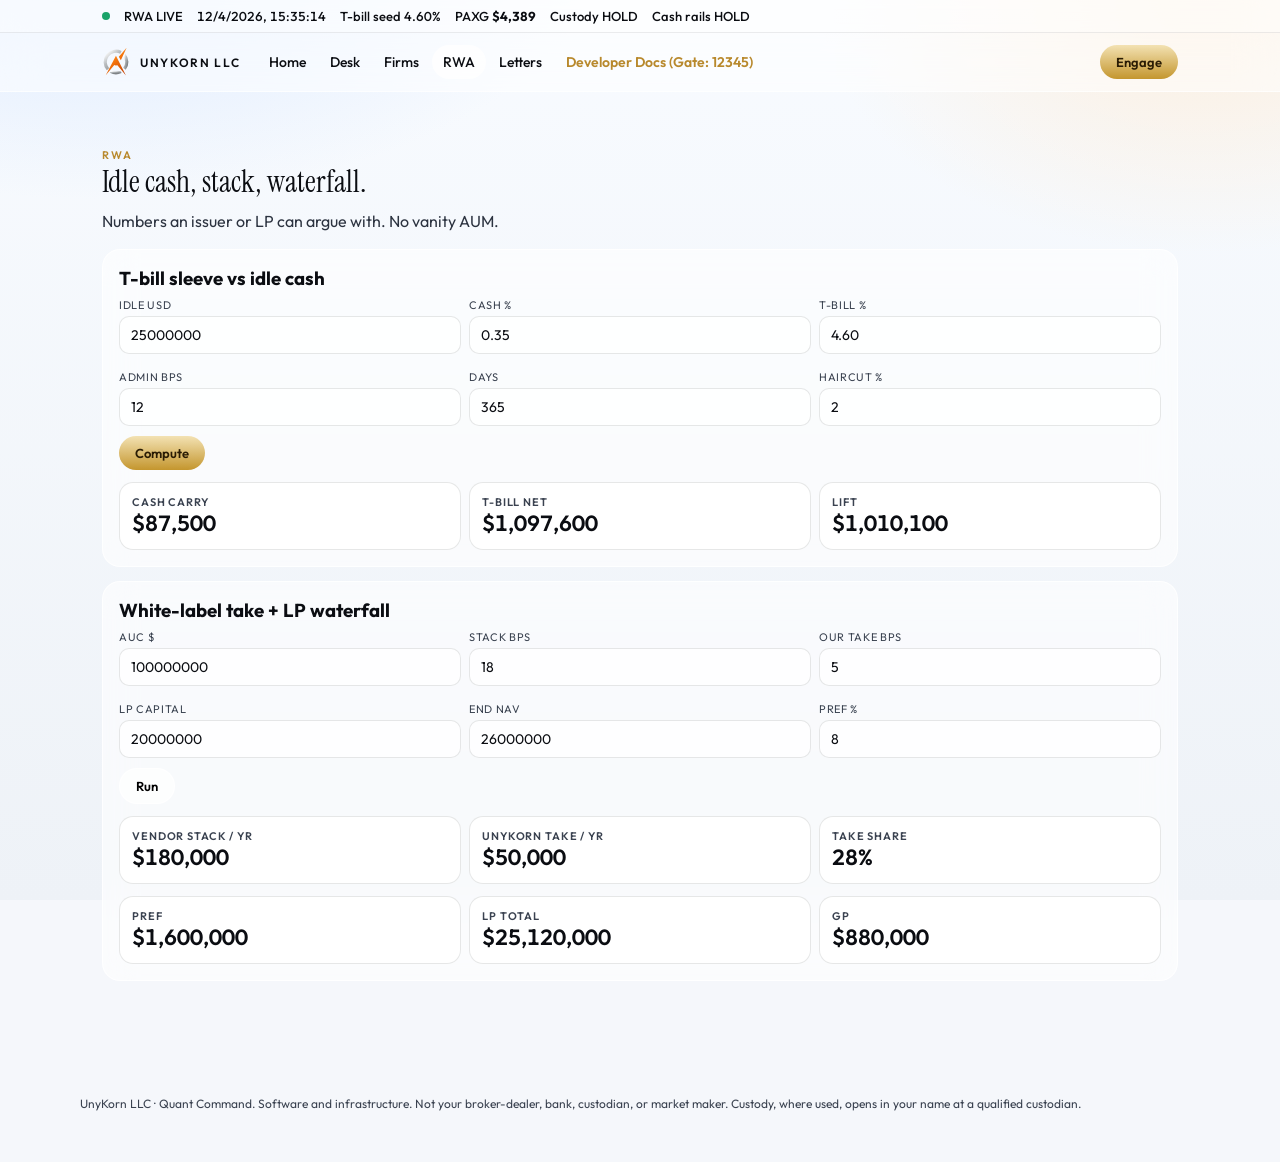
<file: rwa.html>
<!DOCTYPE html>
<html lang="en"><head>
<meta charset="UTF-8"/><meta name="viewport" content="width=device-width,initial-scale=1"/>
<title>RWA lab — UnyKorn Quant</title>
<meta name="description" content="T-bill drag and waterfall."/>
<link href="https://fonts.googleapis.com/css2?family=Instrument+Serif:ital@0;1&family=Outfit:wght@300;400;500;600;700&display=swap" rel="stylesheet"/>
<style>
:root{--ink:#0b0d12;--mute:#3a4250;--gold:#b8892d;--ice:#f5f7fb;--line:rgba(255,255,255,.8);--glass:rgba(255,255,255,.58)}
*{box-sizing:border-box;margin:0;padding:0}
html{scroll-behavior:smooth}
body{font-family:Outfit,system-ui,sans-serif;color:var(--ink);background:var(--ice)}
a{color:inherit;text-decoration:none}
.stage{position:fixed;inset:0;z-index:0;pointer-events:none;background:
  radial-gradient(900px 500px at 8% -10%,rgba(214,230,255,.95),transparent 58%),
  radial-gradient(700px 460px at 94% 0,rgba(255,232,204,.65),transparent 55%),
  linear-gradient(180deg,#f8fbff,#eef2f7)}
header{position:sticky;top:0;z-index:40;backdrop-filter:blur(20px);background:rgba(255,255,255,.5);border-bottom:1px solid rgba(255,255,255,.7)}
.bar{max-width:1120px;margin:0 auto;padding:12px 22px;display:flex;align-items:center;gap:18px}
.brand{display:flex;align-items:center;gap:10px;font-weight:600;letter-spacing:.14em;font-size:12px;white-space:nowrap}
.crest{width:28px;height:28px}
nav{display:flex;gap:2px;flex:1}
nav a{padding:8px 11px;font:500 14px Outfit;color:var(--ink);border-radius:999px;white-space:nowrap}
nav a:hover,nav a.on{background:rgba(255,255,255,.75)}
.btn{border-radius:999px;padding:9px 16px;font:600 13px Outfit;display:inline-block;border:0;cursor:pointer}
.gold{background:linear-gradient(180deg,#f3e2b3,#c4962e);color:#2a1c04}
.ghost{background:rgba(255,255,255,.65);border:1px solid rgba(255,255,255,.85)}
.wrap{position:relative;z-index:1;max-width:1120px;margin:0 auto;padding:56px 22px 72px}
.eyebrow{font-size:11px;letter-spacing:.18em;text-transform:uppercase;color:var(--gold);font-weight:600}
h1{font-family:"Instrument Serif",serif;font-size:clamp(40px,6vw,68px);font-weight:400;line-height:1.04;letter-spacing:-.03em;margin:12px 0 14px;max-width:820px}
h1 em{font-style:italic;color:#8a6a24}
.lede{font-size:18px;line-height:1.6;color:#2c3340;max-width:560px;font-weight:400}
.actions{display:flex;gap:10px;margin-top:22px;flex-wrap:wrap}
.banner{margin:56px -22px 0;padding:18px 22px;border-top:1px solid rgba(18,21,28,.06);border-bottom:1px solid rgba(18,21,28,.06);background:rgba(255,255,255,.35);overflow:hidden}
.banner p{font-size:11px;letter-spacing:.16em;text-transform:uppercase;color:var(--mute);margin-bottom:10px}
.track{display:flex;gap:28px;align-items:center;flex-wrap:wrap}
.track b{font-size:15px;font-weight:500;letter-spacing:.04em}
.doors{display:grid;grid-template-columns:repeat(4,1fr);gap:12px;margin-top:48px}
@media(max-width:800px){.doors{grid-template-columns:1fr 1fr} nav{flex-wrap:wrap}}
.door{background:var(--glass);border:1px solid var(--line);border-radius:18px;padding:18px;backdrop-filter:blur(16px)}
.door h3{font-size:16px;margin:6px 0}
.door p{font-size:14px;color:#2c3340;line-height:1.5}
.tag{font-size:10px;letter-spacing:.12em;text-transform:uppercase;color:#2f9aa3}
h2{font-family:"Instrument Serif",serif;font-size:30px;font-weight:400;margin:0 0 10px}
.sub{color:#2c3340;margin-bottom:18px;max-width:640px}
.grid{display:grid;grid-template-columns:repeat(auto-fill,minmax(250px,1fr));gap:12px}
.card{background:var(--glass);border:1px solid var(--line);border-radius:18px;padding:16px;backdrop-filter:blur(16px)}
.card h3{font-size:16px;margin:6px 0}
.card p,.notes{font-size:14px;color:#2c3340;line-height:1.55}
.panel{background:var(--glass);border:1px solid var(--line);border-radius:18px;padding:16px;backdrop-filter:blur(16px);margin-bottom:14px}
.row{display:grid;grid-template-columns:repeat(3,1fr);gap:8px}
label{display:block;font-size:11px;letter-spacing:.06em;text-transform:uppercase;color:var(--mute);margin:8px 0 4px}
input,select,textarea{width:100%;background:rgba(255,255,255,.75);border:1px solid rgba(18,21,28,.1);border-radius:10px;padding:9px 11px;font:14px Outfit;color:var(--ink)}
.out{margin-top:12px;display:grid;grid-template-columns:repeat(3,1fr);gap:8px}
.kpi{background:#fff;border:1px solid rgba(18,21,28,.1);border-radius:14px;padding:12px}
.kpi b{display:block;font-size:11px;letter-spacing:.08em;text-transform:uppercase;color:#3a4250;font-weight:600}
.kpi em{font-style:normal;font-size:22px;font-weight:600;font-variant-numeric:tabular-nums}
.toolbar{display:flex;gap:8px;flex-wrap:wrap;margin:12px 0}
.toolbar input,.toolbar select{width:auto;min-width:150px}
.acts a{display:inline-block;margin:6px 6px 0 0;font-size:11px;letter-spacing:.06em;text-transform:uppercase;border:1px solid rgba(18,21,28,.12);padding:5px 8px;border-radius:8px}
.hq{color:var(--mute);font-size:12px;margin:4px 0}
canvas{width:100%;height:170px;background:rgba(255,255,255,.45);border-radius:10px;margin-top:8px}
.tag.w1{color:#1a1406;background:var(--gold);border-radius:999px;padding:2px 8px}
footer{position:relative;z-index:1;padding:28px 22px 48px;font-size:12px;color:#3a4250;line-height:1.55}
footer .inner{max-width:1120px;margin:0 auto}
</style></head>
<body>
<div class="stage"></div>
<div class="tape" style="position:relative;z-index:60;background:rgba(255,255,255,.7);backdrop-filter:blur(16px);border-bottom:1px solid rgba(18,21,28,.08);font-size:13px;font-weight:500">
<div style="max-width:1120px;margin:0 auto;padding:8px 22px;display:flex;gap:14px;flex-wrap:wrap;align-items:center;font-variant-numeric:tabular-nums">
<span style="width:8px;height:8px;border-radius:50%;background:#1aa36a;display:inline-block"></span>
<span>RWA LIVE</span><span id="clk"></span>
<span>T-bill seed 4.60%</span>
<span>PAXG <b id="tPAXG">$4,389</b></span>
<span>Custody HOLD</span><span>Cash rails HOLD</span>
</div></div>
<header><div class="bar">
  <a class="brand" href="/"><svg class="crest" viewBox="0 0 200 200" aria-hidden="true"><defs><linearGradient id="uk-steel" x1="0.12" y1="0" x2="0.88" y2="1"><stop offset="0" stop-color="#ffffff"/><stop offset="0.42" stop-color="#b7bbbe"/><stop offset="1" stop-color="#7f8386"/></linearGradient><linearGradient id="uk-ember" x1="0.18" y1="0" x2="0.82" y2="1"><stop offset="0" stop-color="#ffc24a"/><stop offset="0.45" stop-color="#f5750d"/><stop offset="1" stop-color="#c43f00"/></linearGradient></defs><path d="M157.4,48.3 A77.2,77.2 0 0 1 160,148.6" fill="none" stroke="url(#uk-steel)" stroke-width="22.8"/><path d="M135,168.8 A77.2,77.2 0 0 1 61.4,166.9" fill="none" stroke="url(#uk-steel)" stroke-width="22.8"/><path d="M42.6,151.7 A77.2,77.2 0 0 1 135,31.2" fill="none" stroke="url(#uk-steel)" stroke-width="22.8"/><path d="M99.6,55.7 L171,196 L110.1,122.4 L98.2,125 L87.7,121.5 L26.8,193.8 Z M175.8,-2.0 L134.6,87.9 L120.2,62.0 Z" fill="url(#uk-ember)" fill-rule="nonzero"/></svg>UNYKORN LLC</a>
  <nav><a href="/" class="">Home</a><a href="/desk" class="">Desk</a><a href="/firms" class="">Firms</a><a href="/rwa" class="on">RWA</a><a href="/letters" class="">Letters</a><a href="/developer" style="color:#b8892d;font-weight:600;">Developer Docs (Gate: 12345)</a></nav>
  <a class="btn gold" href="https://unykorn.ai/#onboard">Engage</a>
</div></header>
<div class="wrap">
<div class="eyebrow">RWA</div>
<h2>Idle cash, stack, waterfall.</h2>
<p class="sub">Numbers an issuer or LP can argue with. No vanity AUM.</p>
<div class="panel">
  <h3>T-bill sleeve vs idle cash</h3>
  <div class="row">
    <div><label>Idle USD</label><input id="tbNotional" type="number" value="25000000"></div>
    <div><label>Cash %</label><input id="tbCash" type="number" value="0.35" step="0.01"></div>
    <div><label>T-bill %</label><input id="tbBill" type="number" value="4.60" step="0.01"></div>
    <div><label>Admin bps</label><input id="tbAdmin" type="number" value="12"></div>
    <div><label>Days</label><input id="tbDays" type="number" value="365"></div>
    <div><label>Haircut %</label><input id="tbHair" type="number" value="2"></div>
  </div>
  <button class="btn gold" style="margin-top:10px" onclick="runTbill()">Compute</button>
  <div class="out" id="tbOut"></div>
</div>
<div class="panel">
  <h3>White-label take + LP waterfall</h3>
  <div class="row">
    <div><label>AUC $</label><input id="stAuc" type="number" value="100000000"></div>
    <div><label>Stack bps</label><input id="stBps" type="number" value="18"></div>
    <div><label>Our take bps</label><input id="stTake" type="number" value="5"></div>
    <div><label>LP capital</label><input id="wfLp" type="number" value="20000000"></div>
    <div><label>End NAV</label><input id="wfNav" type="number" value="26000000"></div>
    <div><label>Pref %</label><input id="wfPref" type="number" value="8"></div>
  </div>
  <button class="btn ghost" style="margin-top:10px" onclick="runStack();runWf()">Run</button>
  <div class="out" id="stOut"></div>
  <div class="out" id="wfOut"></div>
</div>
</div>
<footer><div class="inner">UnyKorn LLC · Quant Command. Software and infrastructure. Not your broker-dealer, bank, custodian, or market maker. Custody, where used, opens in your name at a qualified custodian.</div></footer>
<script>
function money(n){return n.toLocaleString(undefined,{style:"currency",currency:"USD",maximumFractionDigits:0})}
function kpi(label,val){return `<div class="kpi"><b>${label}</b><em>${val}</em></div>`}
function runTbill(){const N=+tbNotional.value,cash=+tbCash.value/100,bill=+tbBill.value/100,adm=+tbAdmin.value/10000,t=+tbDays.value/365,hair=+tbHair.value/100;const c=N*cash*t,b=N*(1-hair)*(bill-adm)*t;tbOut.innerHTML=kpi("Cash carry",money(c))+kpi("T-bill net",money(b))+kpi("Lift",money(b-c))}
function runStack(){const auc=+stAuc.value,bps=+stBps.value/10000,take=+stTake.value/10000;stOut.innerHTML=kpi("Vendor stack / yr",money(auc*bps))+kpi("UnyKorn take / yr",money(auc*take))+kpi("Take share",(100*take/bps).toFixed(0)+"%")}
function runWf(){const lp=+wfLp.value,nav=+wfNav.value,pref=lp*(+wfPref.value/100),profit=nav-lp;if(profit<=0){wfOut.innerHTML=kpi("Result","Loss. GP 0.");return}const p=Math.min(profit,pref),rest=profit-p;wfOut.innerHTML=kpi("Pref",money(p))+kpi("LP total",money(lp+p+rest*.8))+kpi("GP",money(rest*.2))}
function tick(){const e=document.getElementById("clk"); if(e) e.textContent=new Date().toLocaleString("en-US",{timeZone:"America/New_York",hour12:false})}
tick(); setInterval(tick,1000);
fetch("https://api.coingecko.com/api/v3/simple/price?ids=pax-gold&vs_currencies=usd").then(r=>r.json()).then(j=>{if(j["pax-gold"]) tPAXG.textContent="$"+Math.round(j["pax-gold"].usd).toLocaleString()}).catch(()=>{});
runTbill(); runStack(); runWf();
</script>
</body></html>
</file>
